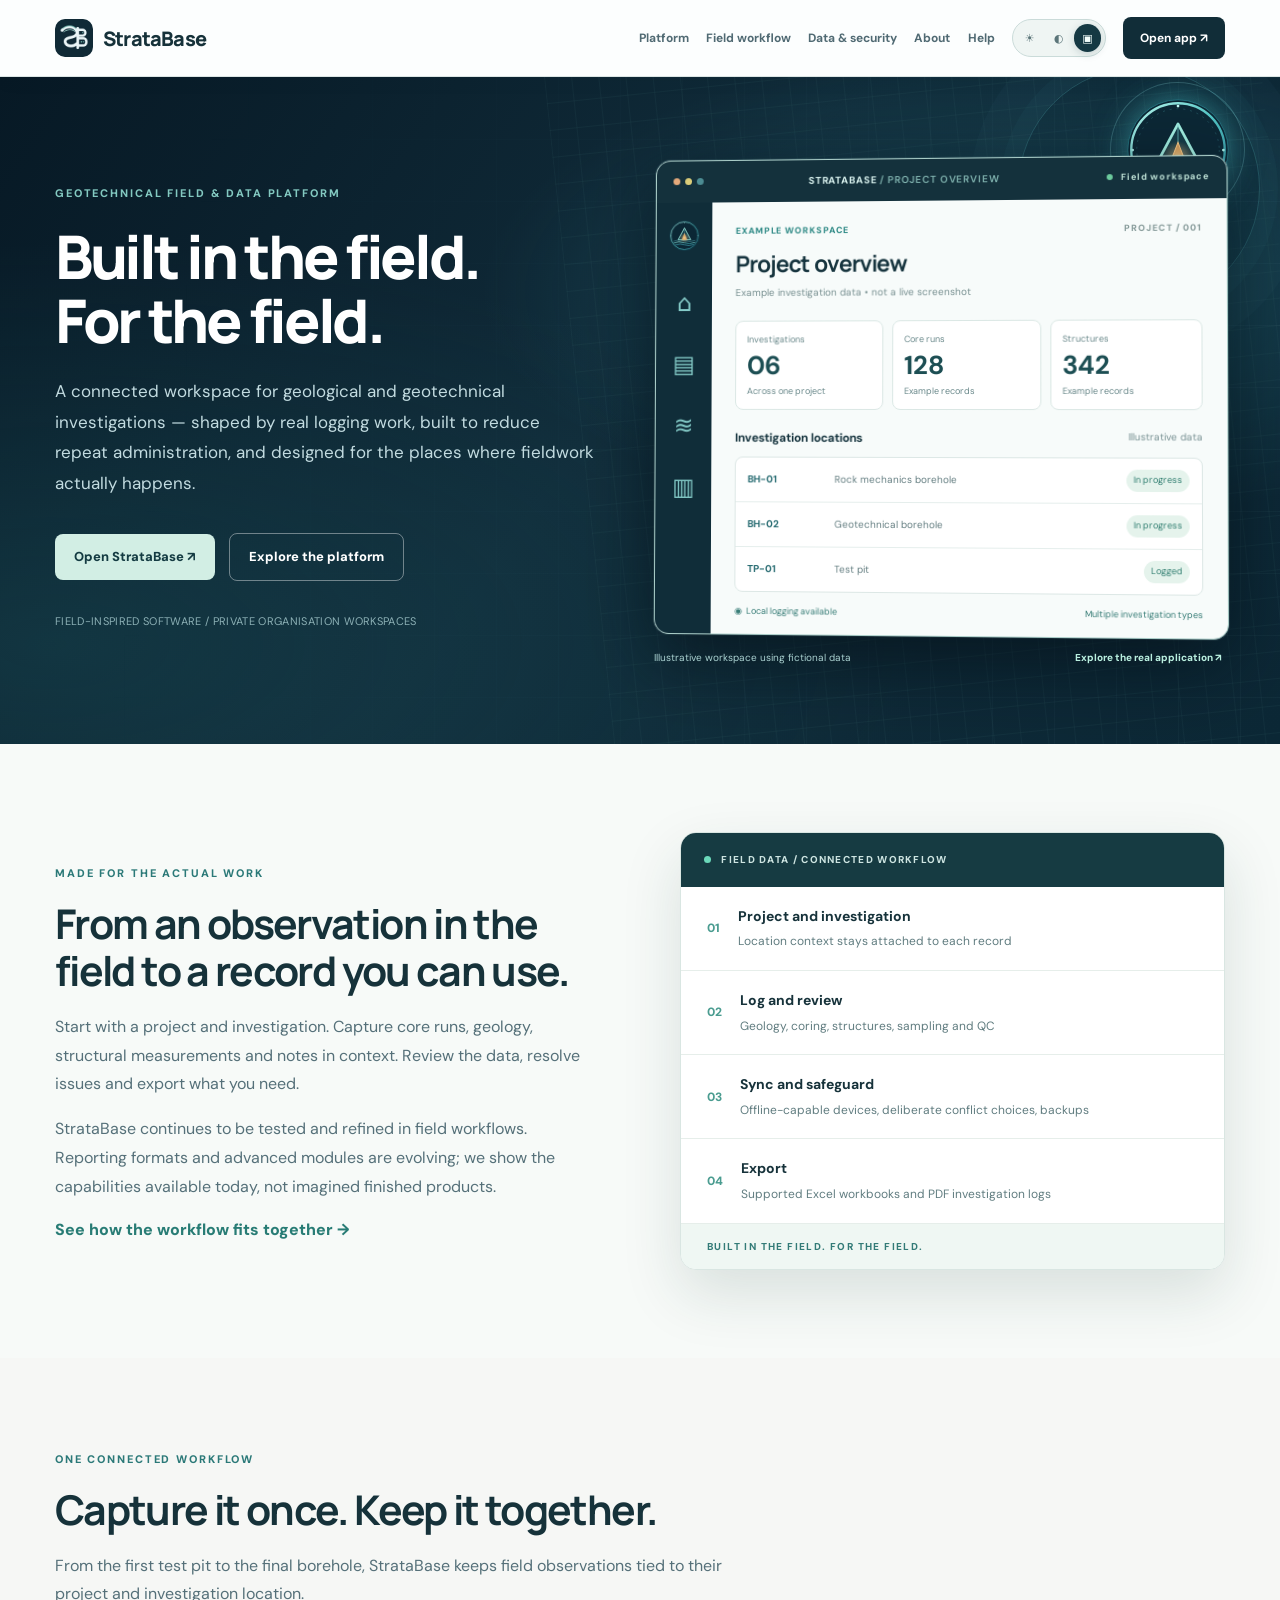
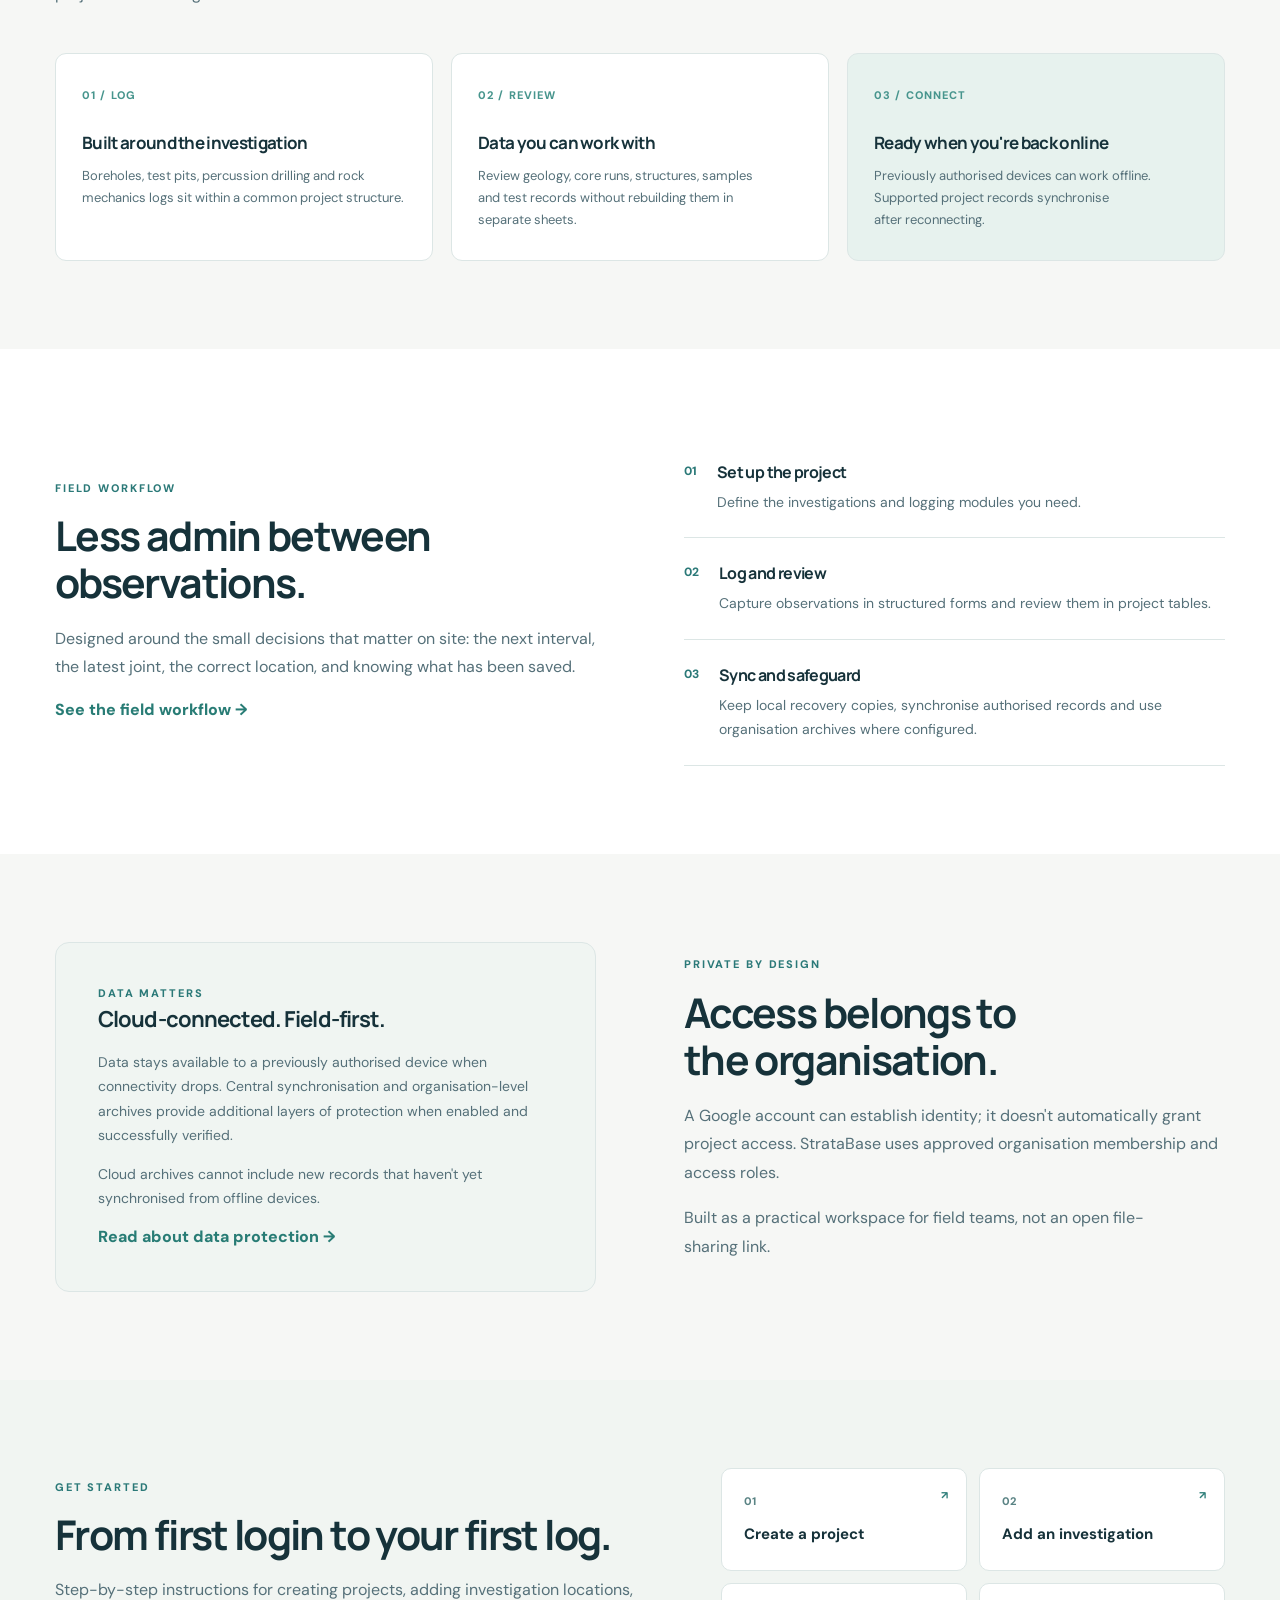
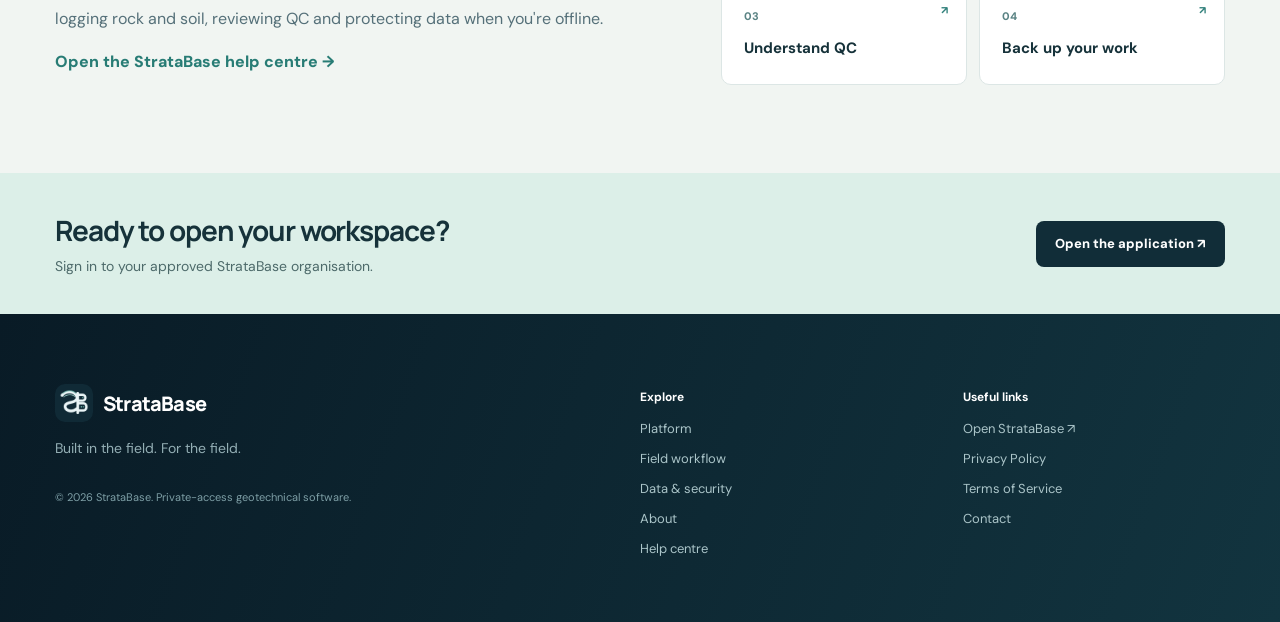
<file: index.html>
<!DOCTYPE html>

<html lang="en"><head><script>try{const t=localStorage.getItem("sb-website-theme")||"system";document.documentElement.dataset.theme=t;}catch(e){document.documentElement.dataset.theme="system"}</script><meta charset="utf-8"/><meta content="width=device-width,initial-scale=1" name="viewport"/><meta content="#112c36" name="theme-color"/><meta content="StrataBase is a private-access geotechnical field logging and project data platform built around on-site workflows." name="description"/><title>Geotechnical field and data platform | StrataBase</title><link href="/stratabase-icon-192.png" rel="icon"/><link href="/site.css" rel="stylesheet"/><script defer="True" src="/site.js"></script></head><body><header class="site-header"><div class="frame nav-inner"><a class="wordmark" href="/"><img alt="" src="/stratabase-icon-192.png"/><span>StrataBase</span></a><button aria-controls="site-menu" aria-expanded="false" class="nav-toggle" onclick="const n=document.getElementById('site-menu');const o=n.classList.toggle('open');this.setAttribute('aria-expanded',o)">Menu <span aria-hidden="true">☰</span></button><nav aria-label="Main navigation" class="site-menu" id="site-menu"><a href="/platform/">Platform</a><a href="/workflow/">Field workflow</a><a href="/security/">Data &amp; security</a><a href="/about/">About</a><a href="/help/">Help</a><div aria-label="Website appearance" class="theme-control" role="group"><span class="theme-control-title">APPEARANCE</span><button aria-label="Use light theme" data-sb-theme="light" title="Light theme" type="button">☀ <span>Light</span></button><button aria-label="Use Core Mode dark theme" data-sb-theme="dark" title="Core Mode" type="button">◐ <span>Core</span></button><button aria-label="Follow device appearance" data-sb-theme="system" title="System theme" type="button">▣ <span>Auto</span></button></div><a class="app-link" href="https://app.stratabase.co.za/">Open app <span aria-hidden="true">↗</span></a></nav></div></header><main><section class="hero"><div class="frame hero-grid"><div class="hero-copy"><div class="eyebrow light">Geotechnical field &amp; data platform</div><h1>Built in the field.<br/>For the field.</h1><p>A connected workspace for geological and geotechnical investigations — shaped by real logging work, built to reduce repeat administration, and designed for the places where fieldwork actually happens.</p><div class="btn-row"><a class="btn btn-mint" href="https://app.stratabase.co.za/">Open StrataBase ↗</a><a class="btn btn-outline" href="/platform/">Explore the platform</a></div><div class="small-note">FIELD-INSPIRED SOFTWARE  /  PRIVATE ORGANISATION WORKSPACES</div></div><div class="core-visual"><div aria-hidden="true" class="visual-grid"></div><div aria-hidden="true" class="hero-core-halo"><img alt="" src="/stratabase-core.svg"/></div>
<div aria-label="Illustrative StrataBase project dashboard with fictional demonstration data" class="demo-window">
<div class="demo-window-bar"><span aria-hidden="true" class="demo-window-dots"><i></i><i></i><i></i></span><span>STRATABASE <b> / PROJECT OVERVIEW</b></span><span class="demo-online"><i></i> Field workspace</span></div>
<div class="demo-window-main"><aside aria-hidden="true" class="demo-rail"><img alt="" src="/stratabase-core.svg"/><span>⌂</span><span>▤</span><span>≋</span><span>▥</span></aside><div class="demo-content"><div class="demo-kicker">EXAMPLE WORKSPACE <span>PROJECT / 001</span></div><h2>Project overview</h2><p>Example investigation data • not a live screenshot</p>
<div class="demo-metrics"><div><small>Investigations</small><strong>06</strong><span>Across one project</span></div><div><small>Core runs</small><strong>128</strong><span>Example records</span></div><div><small>Structures</small><strong>342</strong><span>Example records</span></div></div>
<div class="demo-table-head"><strong>Investigation locations</strong><small>Illustrative data</small></div><div class="demo-table"><div><b>BH-01</b><span>Rock mechanics borehole</span><em>In progress</em></div><div><b>BH-02</b><span>Geotechnical borehole</span><em>In progress</em></div><div><b>TP-01</b><span>Test pit</span><em>Logged</em></div></div>
<div class="demo-bottom"><span>◉  Local logging available</span><span>Multiple investigation types</span></div>
</div></div></div>
<div class="demo-caption"><span>Illustrative workspace using fictional data</span><a href="https://app.stratabase.co.za/">Explore the real application ↗</a></div></div></div></section><section class="section proof-section" id="in-practice"><div class="frame proof-grid"><div><span class="eyebrow">Made for the actual work</span><h2 class="section-title">From an observation in the field to a record you can use.</h2><p class="lede">Start with a project and investigation. Capture core runs, geology, structural measurements and notes in context. Review the data, resolve issues and export what you need.</p><p class="lede">StrataBase continues to be tested and refined in field workflows. Reporting formats and advanced modules are evolving; we show the capabilities available today, not imagined finished products.</p><a class="inline-link" href="/workflow/">See how the workflow fits together →</a></div><div class="proof-panel"><div class="proof-top"><span class="proof-dot"></span> FIELD DATA / CONNECTED WORKFLOW</div><div class="proof-row"><span class="proof-num">01</span><div><b>Project and investigation</b><small>Location context stays attached to each record</small></div></div><div class="proof-row"><span class="proof-num">02</span><div><b>Log and review</b><small>Geology, coring, structures, sampling and QC</small></div></div><div class="proof-row"><span class="proof-num">03</span><div><b>Sync and safeguard</b><small>Offline-capable devices, deliberate conflict choices, backups</small></div></div><div class="proof-row"><span class="proof-num">04</span><div><b>Export</b><small>Supported Excel workbooks and PDF investigation logs</small></div></div><div class="proof-foot">BUILT IN THE FIELD. FOR THE FIELD.</div></div></div></section>
<section class="section"><div class="frame"><span class="eyebrow">One connected workflow</span><h2 class="section-title">Capture it once. Keep it together.</h2><p class="lede">From the first test pit to the final borehole, StrataBase keeps field observations tied to their project and investigation location.</p><div class="trio"><article class="feature"><span class="number">01 / LOG</span><h3>Built around the investigation</h3><p>Boreholes, test pits, percussion drilling and rock mechanics logs sit within a common project structure.</p></article><article class="feature"><span class="number">02 / REVIEW</span><h3>Data you can work with</h3><p>Review geology, core runs, structures, samples and test records without rebuilding them in separate sheets.</p></article><article class="feature accent"><span class="number">03 / CONNECT</span><h3>Ready when you're back online</h3><p>Previously authorised devices can work offline. Supported project records synchronise after reconnecting.</p></article></div></div></section>
<section class="section paper"><div class="frame split"><div><div class="eyebrow">Field workflow</div><h2 class="section-title">Less admin between observations.</h2><p class="lede">Designed around the small decisions that matter on site: the next interval, the latest joint, the correct location, and knowing what has been saved.</p><a class="inline-link" href="/workflow/">See the field workflow →</a></div><div class="steps"><div class="step"><div><h3>Set up the project</h3><p>Define the investigations and logging modules you need.</p></div></div><div class="step"><div><h3>Log and review</h3><p>Capture observations in structured forms and review them in project tables.</p></div></div><div class="step"><div><h3>Sync and safeguard</h3><p>Keep local recovery copies, synchronise authorised records and use organisation archives where configured.</p></div></div></div></div></section>
<section class="section"><div class="frame split"><div class="quiet-panel"><div class="eyebrow">Data matters</div><h3>Cloud-connected. Field-first.</h3><p>Data stays available to a previously authorised device when connectivity drops. Central synchronisation and organisation-level archives provide additional layers of protection when enabled and successfully verified.</p><p>Cloud archives cannot include new records that haven't yet synchronised from offline devices.</p><a class="inline-link" href="/security/">Read about data protection →</a></div><div><div class="eyebrow">Private by design</div><h2 class="section-title">Access belongs to the organisation.</h2><p class="lede">A Google account can establish identity; it doesn't automatically grant project access. StrataBase uses approved organisation membership and access roles.</p><p class="lede">Built as a practical workspace for field teams, not an open file-sharing link.</p></div></div></section>
<section class="section help-feature"><div class="frame help-feature-grid"><div><div class="eyebrow">Get started</div><h2 class="section-title">From first login to your first log.</h2><p class="lede">Step-by-step instructions for creating projects, adding investigation locations, logging rock and soil, reviewing QC and protecting data when you're offline.</p><a class="inline-link" href="/help/">Open the StrataBase help centre →</a></div><div class="help-feature-list"><a href="/help/#create-project">01 <b>Create a project</b> <span>↗</span></a><a href="/help/#add-location">02 <b>Add an investigation</b> <span>↗</span></a><a href="/help/#qc-review">03 <b>Understand QC</b> <span>↗</span></a><a href="/help/#backup-recovery">04 <b>Back up your work</b> <span>↗</span></a></div></div></section>
<section class="banner"><div class="frame banner-grid"><div><h2>Ready to open your workspace?</h2><p>Sign in to your approved StrataBase organisation.</p></div><a class="btn btn-dark" href="https://app.stratabase.co.za/">Open the application ↗</a></div></section></main><footer class="site-footer"><div class="frame footer-grid"><div><a class="wordmark" href="/"><img alt="" src="/stratabase-icon-192.png"/><span>StrataBase</span></a><p>Built in the field. For the field.</p><small>© 2026 StrataBase. Private-access geotechnical software.</small></div><div><strong>Explore</strong><a href="/platform/">Platform</a><a href="/workflow/">Field workflow</a><a href="/security/">Data &amp; security</a><a href="/about/">About</a><a href="/help/">Help centre</a></div><div><strong>Useful links</strong><a href="https://app.stratabase.co.za/">Open StrataBase ↗</a><a href="/privacy/">Privacy Policy</a><a href="/terms/">Terms of Service</a><a href="mailto:stratabase.dev@gmail.com">Contact</a></div></div></footer></body></html>
</file>
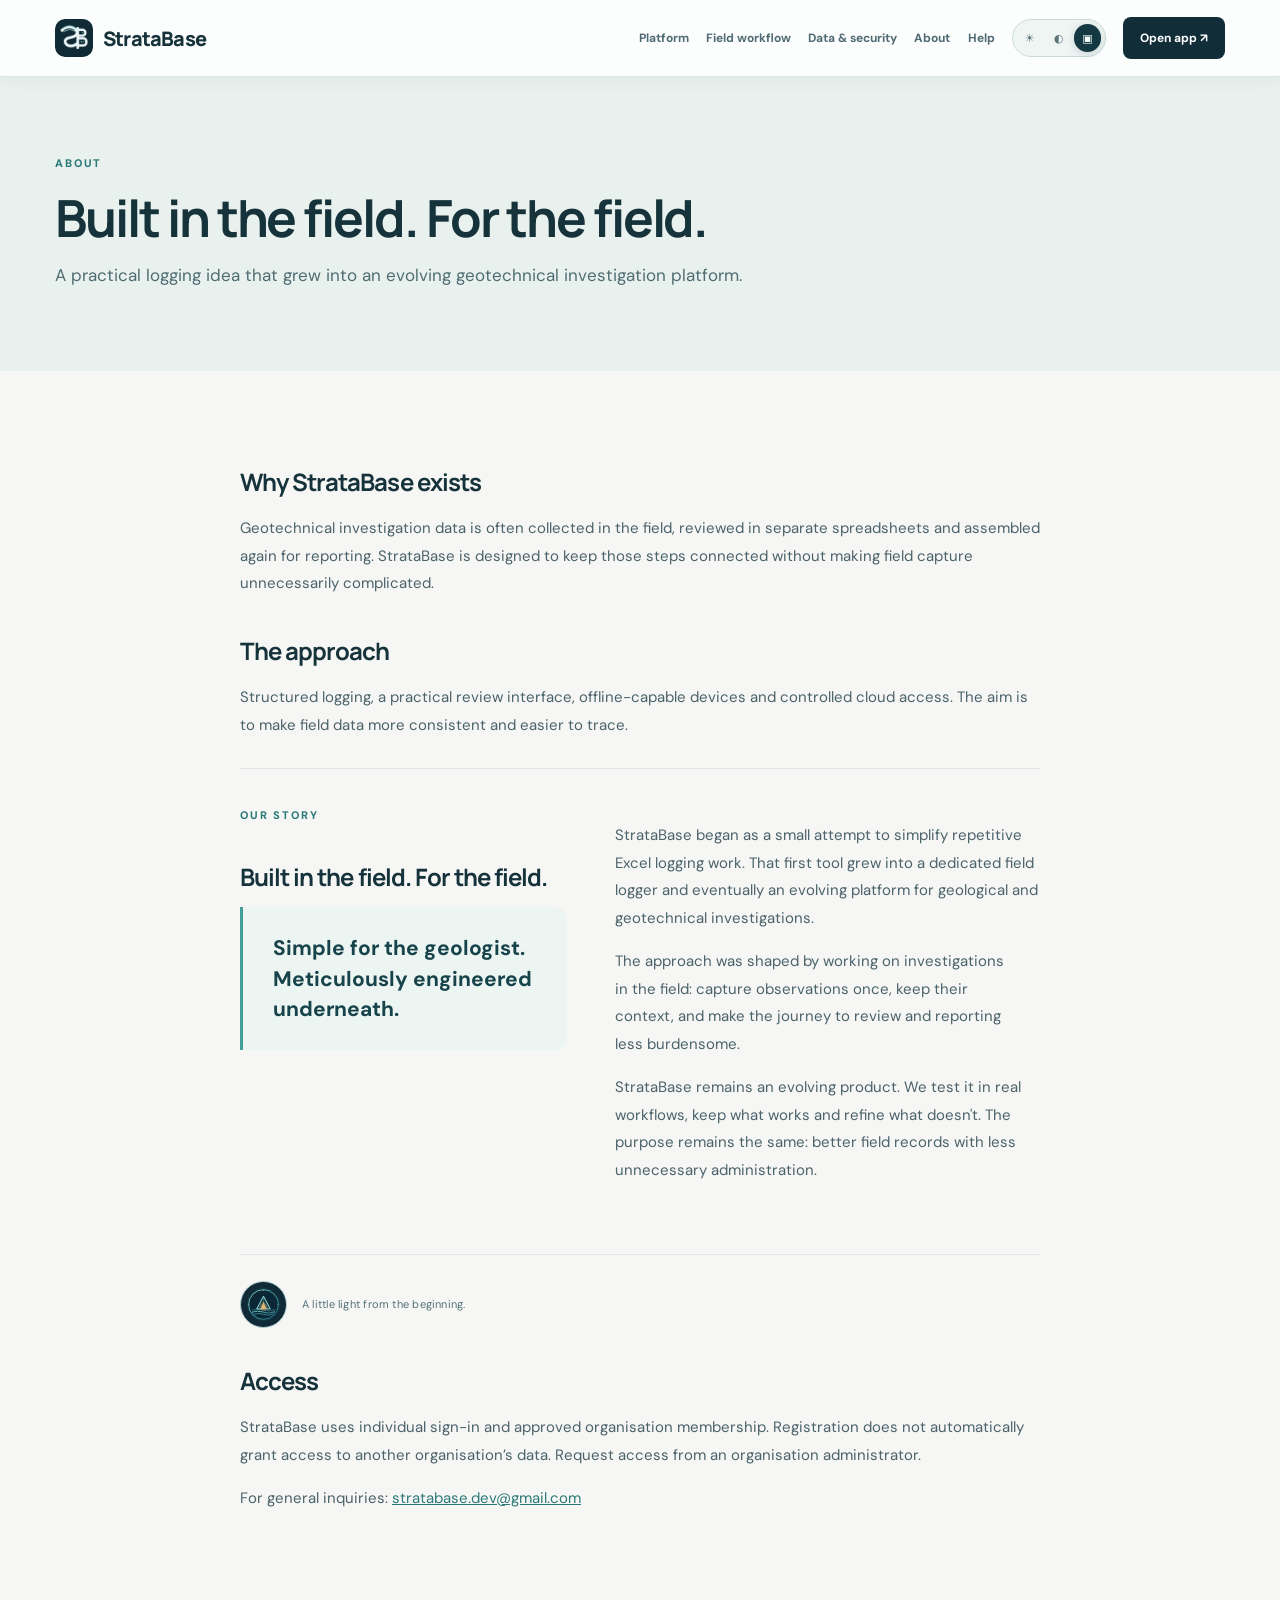
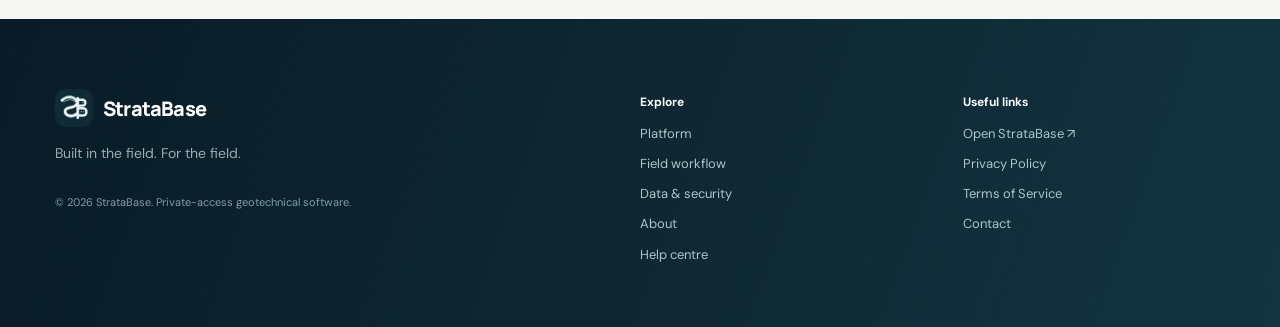
<file: about/index.html>
<!DOCTYPE html>

<html lang="en"><head><script>try{const t=localStorage.getItem("sb-website-theme")||"system";document.documentElement.dataset.theme=t;}catch(e){document.documentElement.dataset.theme="system"}</script><meta charset="utf-8"/><meta content="width=device-width,initial-scale=1" name="viewport"/><meta content="#112c36" name="theme-color"/><meta content="About the StrataBase geotechnical field data and investigation logging application." name="description"/><title>About StrataBase | StrataBase</title><link href="/stratabase-icon-192.png" rel="icon"/><link href="/site.css" rel="stylesheet"/><script defer="True" src="/site.js"></script></head><body><header class="site-header"><div class="frame nav-inner"><a class="wordmark" href="/"><img alt="" src="/stratabase-icon-192.png"/><span>StrataBase</span></a><button aria-controls="site-menu" aria-expanded="false" class="nav-toggle" onclick="const n=document.getElementById('site-menu');const o=n.classList.toggle('open');this.setAttribute('aria-expanded',o)">Menu <span aria-hidden="true">☰</span></button><nav aria-label="Main navigation" class="site-menu" id="site-menu"><a href="/platform/">Platform</a><a href="/workflow/">Field workflow</a><a href="/security/">Data &amp; security</a><a aria-current="page" href="/about/">About</a><a href="/help/">Help</a><div aria-label="Website appearance" class="theme-control" role="group"><span class="theme-control-title">APPEARANCE</span><button aria-label="Use light theme" data-sb-theme="light" title="Light theme" type="button">☀ <span>Light</span></button><button aria-label="Use Core Mode dark theme" data-sb-theme="dark" title="Core Mode" type="button">◐ <span>Core</span></button><button aria-label="Follow device appearance" data-sb-theme="system" title="System theme" type="button">▣ <span>Auto</span></button></div><a class="app-link" href="https://app.stratabase.co.za/">Open app <span aria-hidden="true">↗</span></a></nav></div></header><main><section class="page-intro"><div class="frame"><div class="eyebrow">About</div><h1>Built in the field. For the field.</h1><p>A practical logging idea that grew into an evolving geotechnical investigation platform.</p></div></section><article class="frame article"><h2>Why StrataBase exists</h2><p>Geotechnical investigation data is often collected in the field, reviewed in separate spreadsheets and assembled again for reporting. StrataBase is designed to keep those steps connected without making field capture unnecessarily complicated.</p><h2>The approach</h2><p>Structured logging, a practical review interface, offline-capable devices and controlled cloud access. The aim is to make field data more consistent and easier to trace.</p><section aria-labelledby="sb-story-heading" class="sb-story-section"><div><div class="eyebrow">Our story</div><h2 id="sb-story-heading">Built in the field. For the field.</h2><blockquote>Simple for the geologist. Meticulously engineered underneath.</blockquote></div><div><p>StrataBase began as a small attempt to simplify repetitive Excel logging work. That first tool grew into a dedicated field logger and eventually an evolving platform for geological and geotechnical investigations.</p><p>The approach was shaped by working on investigations in the field: capture observations once, keep their context, and make the journey to review and reporting less burdensome.</p><p>StrataBase remains an evolving product. We test it in real workflows, keep what works and refine what doesn't. The purpose remains the same: better field records with less unnecessary administration.</p></div></section>
<div class="sb-egg-wrap"><button aria-label="Discover the story behind the StrataBase Core" class="sb-egg-trigger" onclick="document.getElementById('sb_core_story').showModal()" type="button"><img alt="" src="/stratabase-core.svg"/></button><span class="sb-egg-hint">A little light from the beginning.</span></div>
<dialog aria-labelledby="sb_story_title" class="sb-story-dialog" id="sb_core_story"><img alt="" class="sb-story-core" src="/stratabase-core.svg"/><p class="sb-story-key">Behind the Core</p><h2 id="sb_story_title">Every useful idea starts somewhere.</h2><p>Long before StrataBase had its own website, its earliest ideas were shaped by fieldwork and late evenings spent solving practical problems — sometimes from a tent at a remote site in Namibia.</p><p>The Core is our original symbol of that beginning: layers of experience brought together by persistence, curiosity and the drive to build something useful. It is a reminder that good work often begins quietly, far from a polished office.</p><p><strong>Built in the field. For the field.</strong></p><form method="dialog"><button autofocus="" class="sb-story-close">Close</button></form></dialog>
<h2>Access</h2><p>StrataBase uses individual sign-in and approved organisation membership. Registration does not automatically grant access to another organisation’s data. Request access from an organisation administrator.</p><p>For general inquiries: <a href="mailto:stratabase.dev@gmail.com">stratabase.dev@gmail.com</a></p></article></main><footer class="site-footer"><div class="frame footer-grid"><div><a class="wordmark" href="/"><img alt="" src="/stratabase-icon-192.png"/><span>StrataBase</span></a><p>Built in the field. For the field.</p><small>© 2026 StrataBase. Private-access geotechnical software.</small></div><div><strong>Explore</strong><a href="/platform/">Platform</a><a href="/workflow/">Field workflow</a><a href="/security/">Data &amp; security</a><a href="/about/">About</a><a href="/help/">Help centre</a></div><div><strong>Useful links</strong><a href="https://app.stratabase.co.za/">Open StrataBase ↗</a><a href="/privacy/">Privacy Policy</a><a href="/terms/">Terms of Service</a><a href="mailto:stratabase.dev@gmail.com">Contact</a></div></div></footer></body></html>
</file>
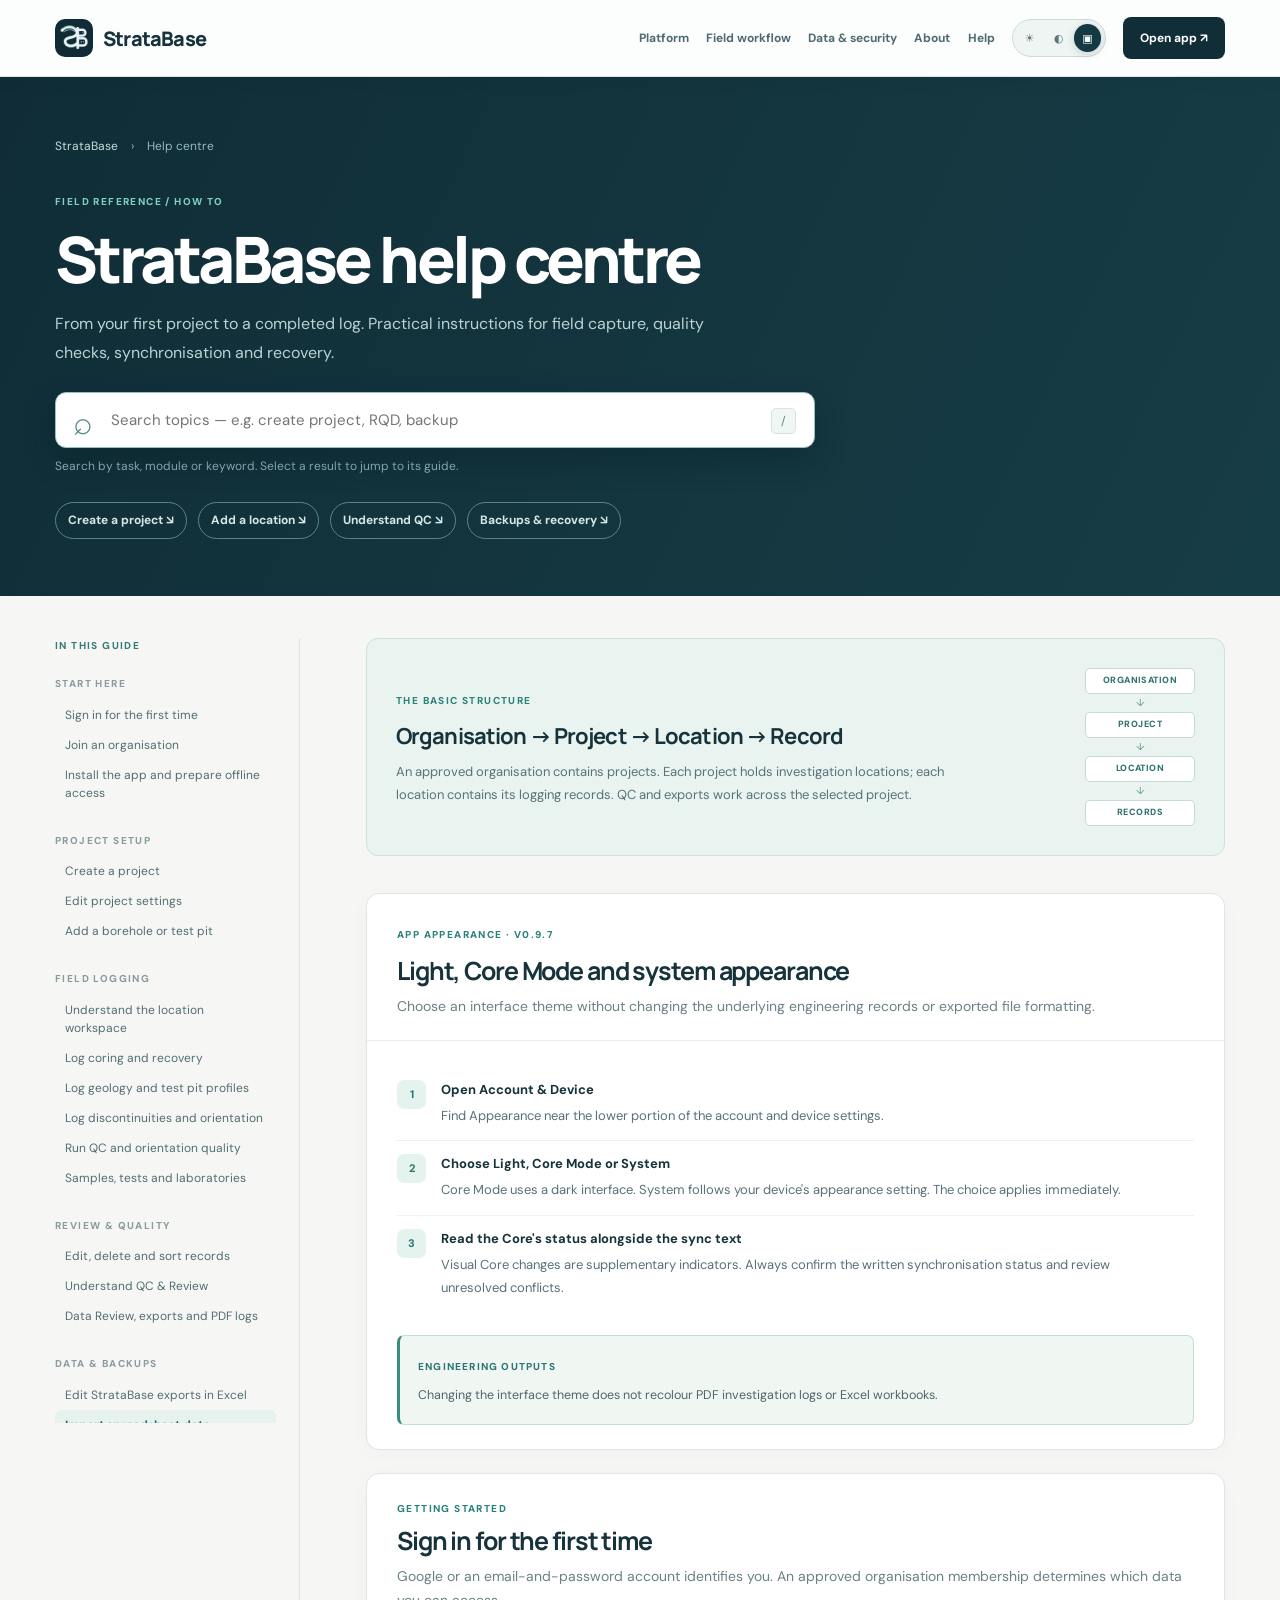
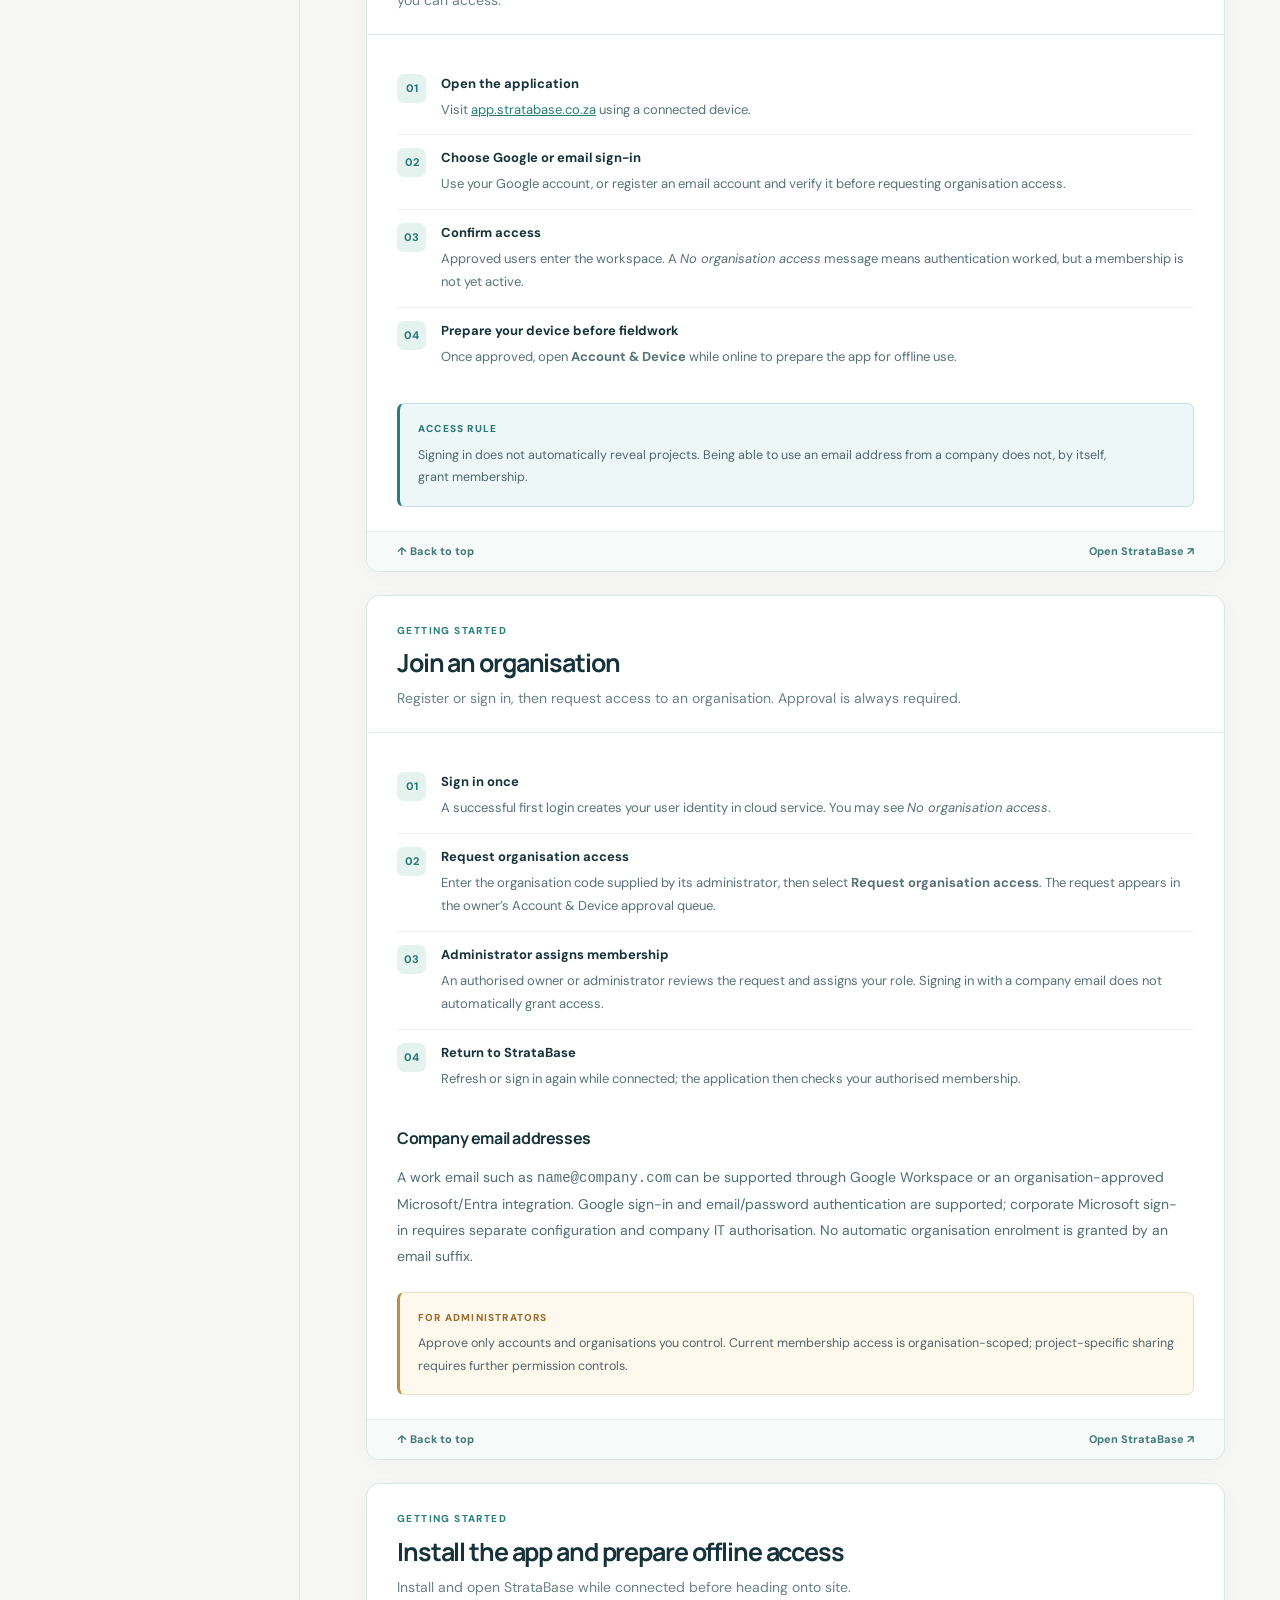
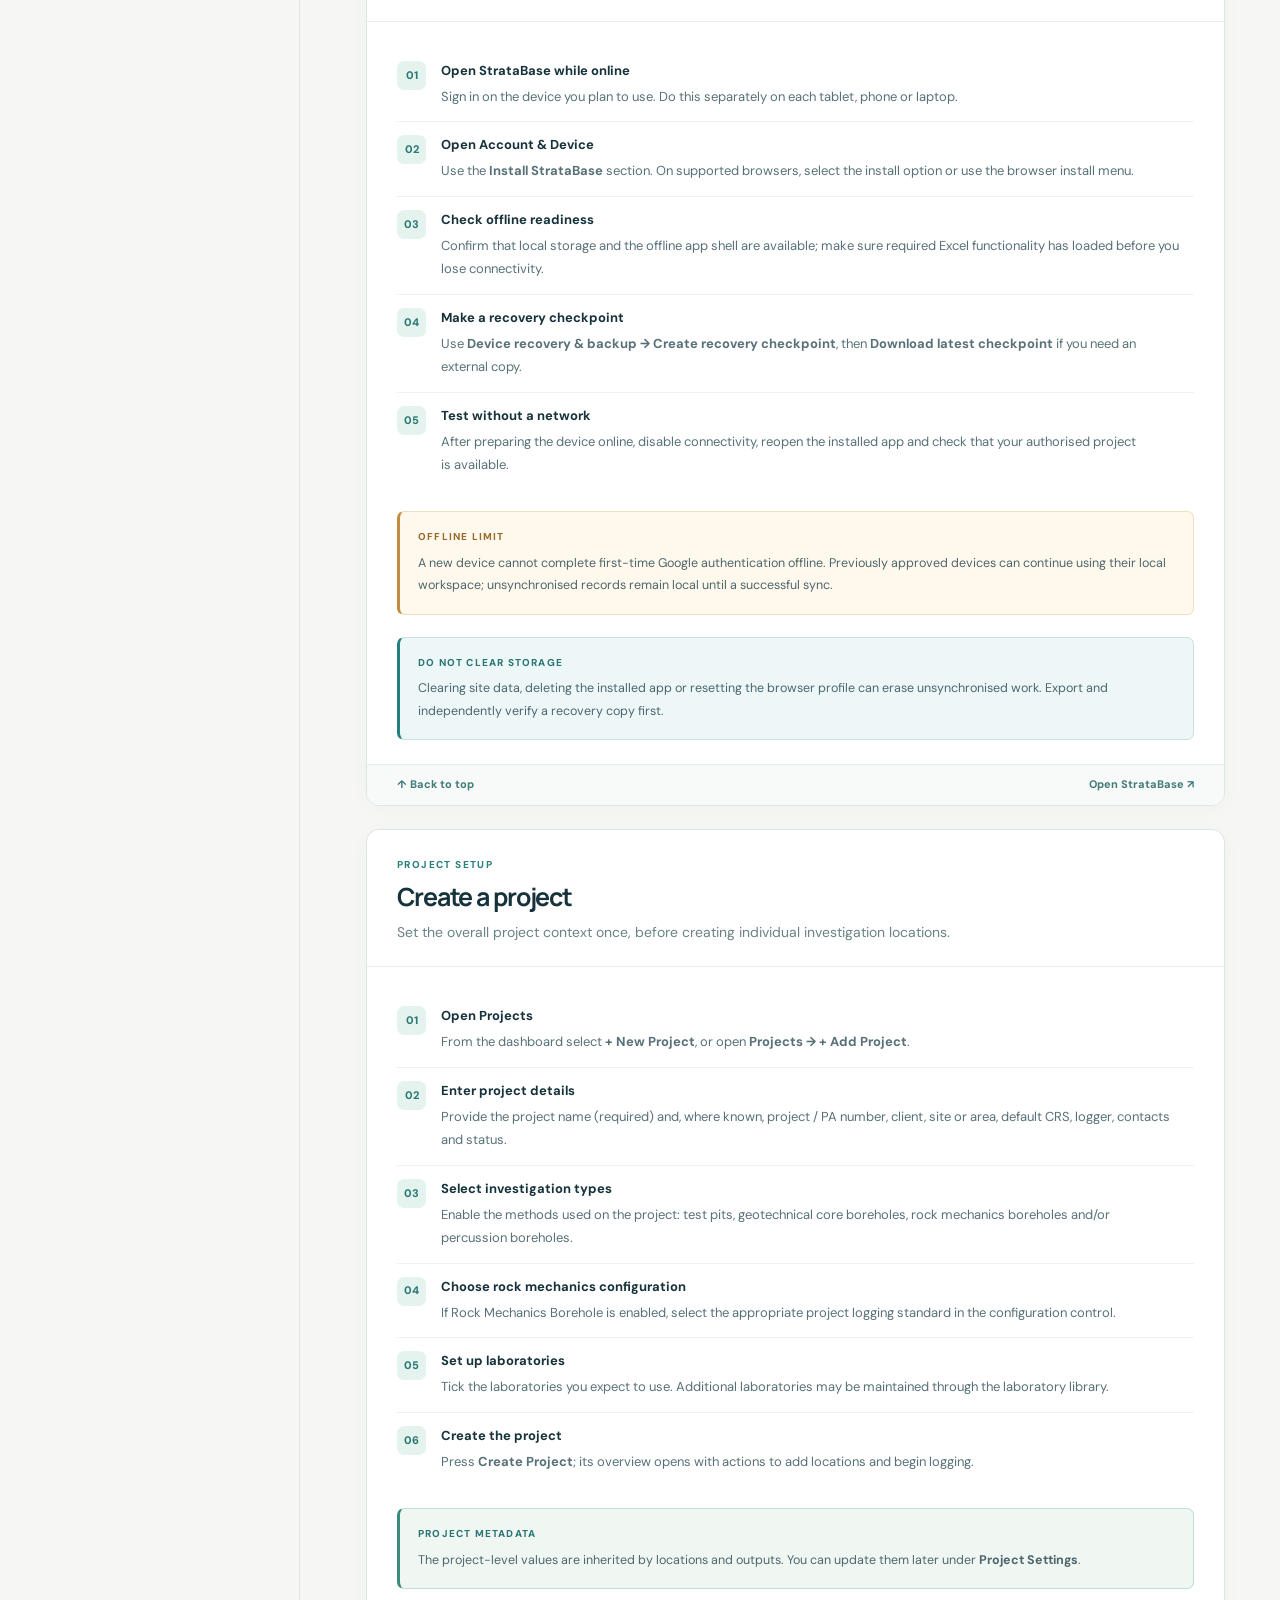
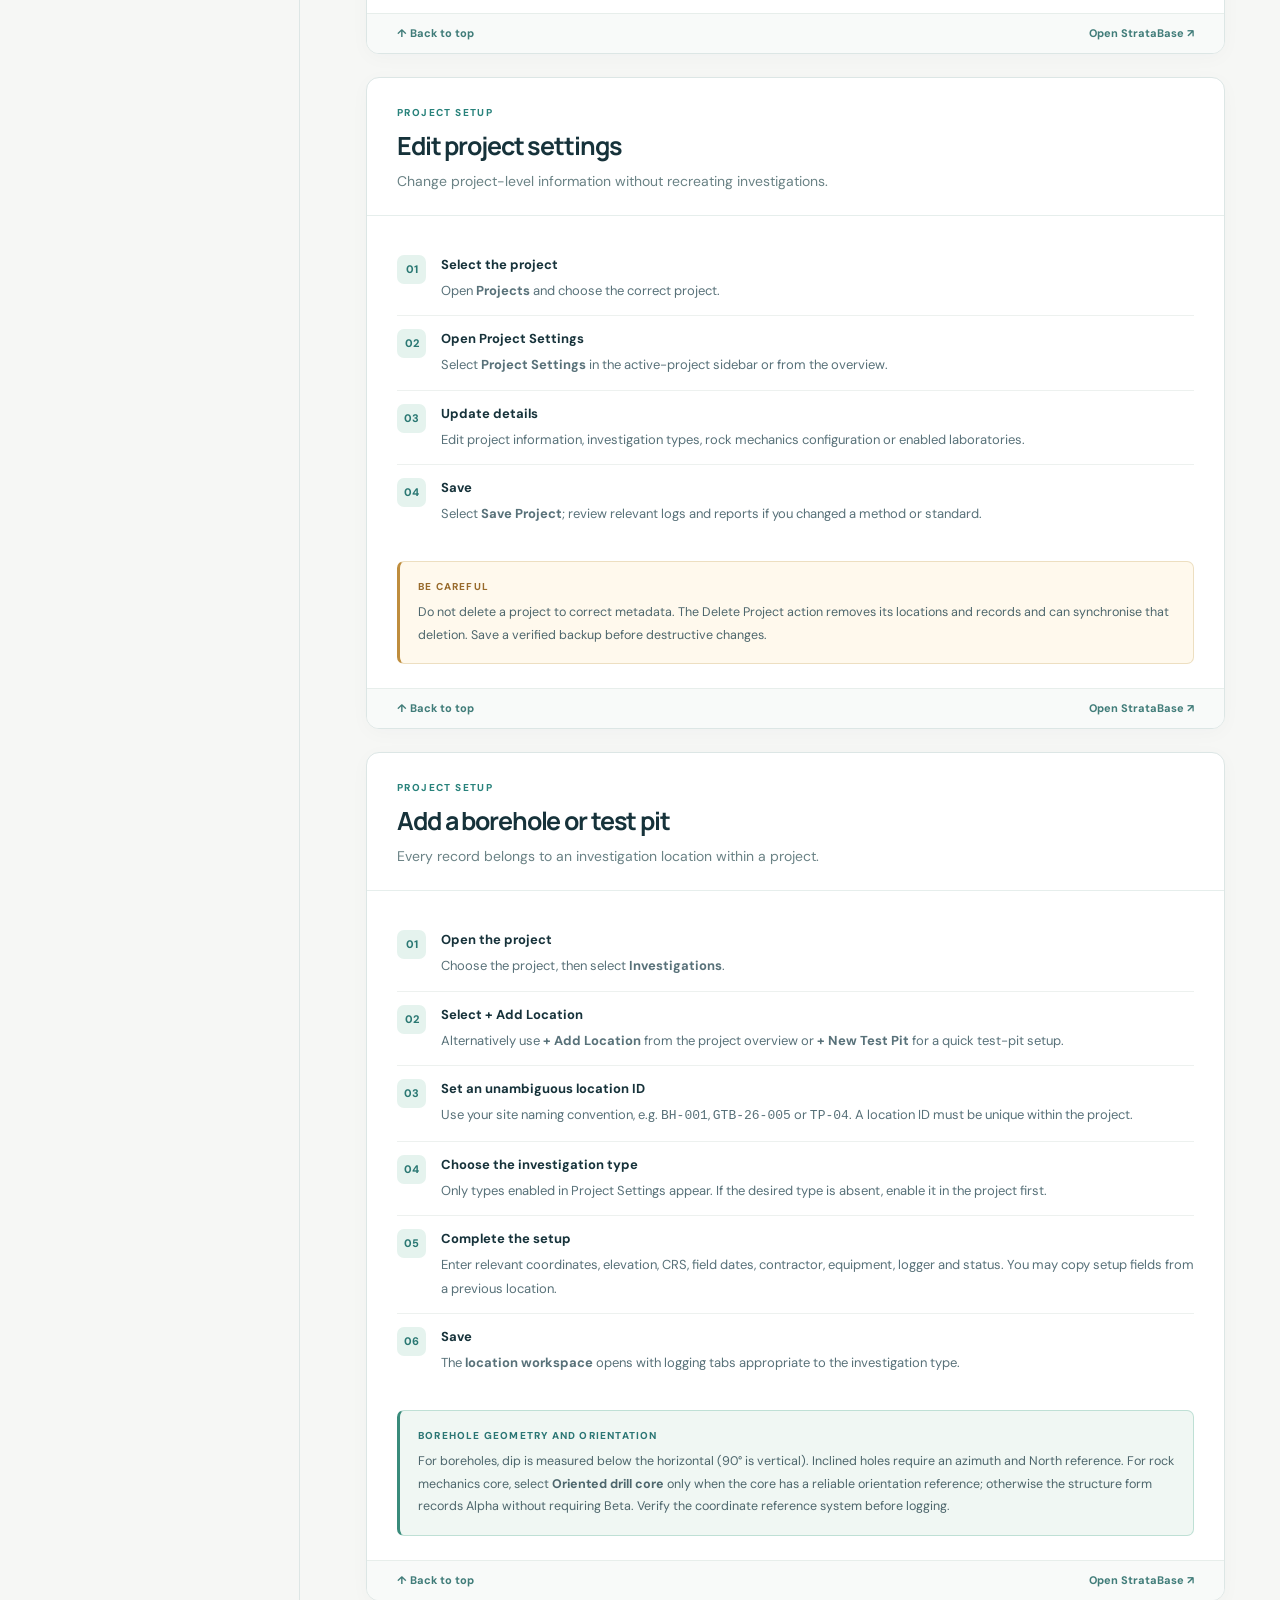
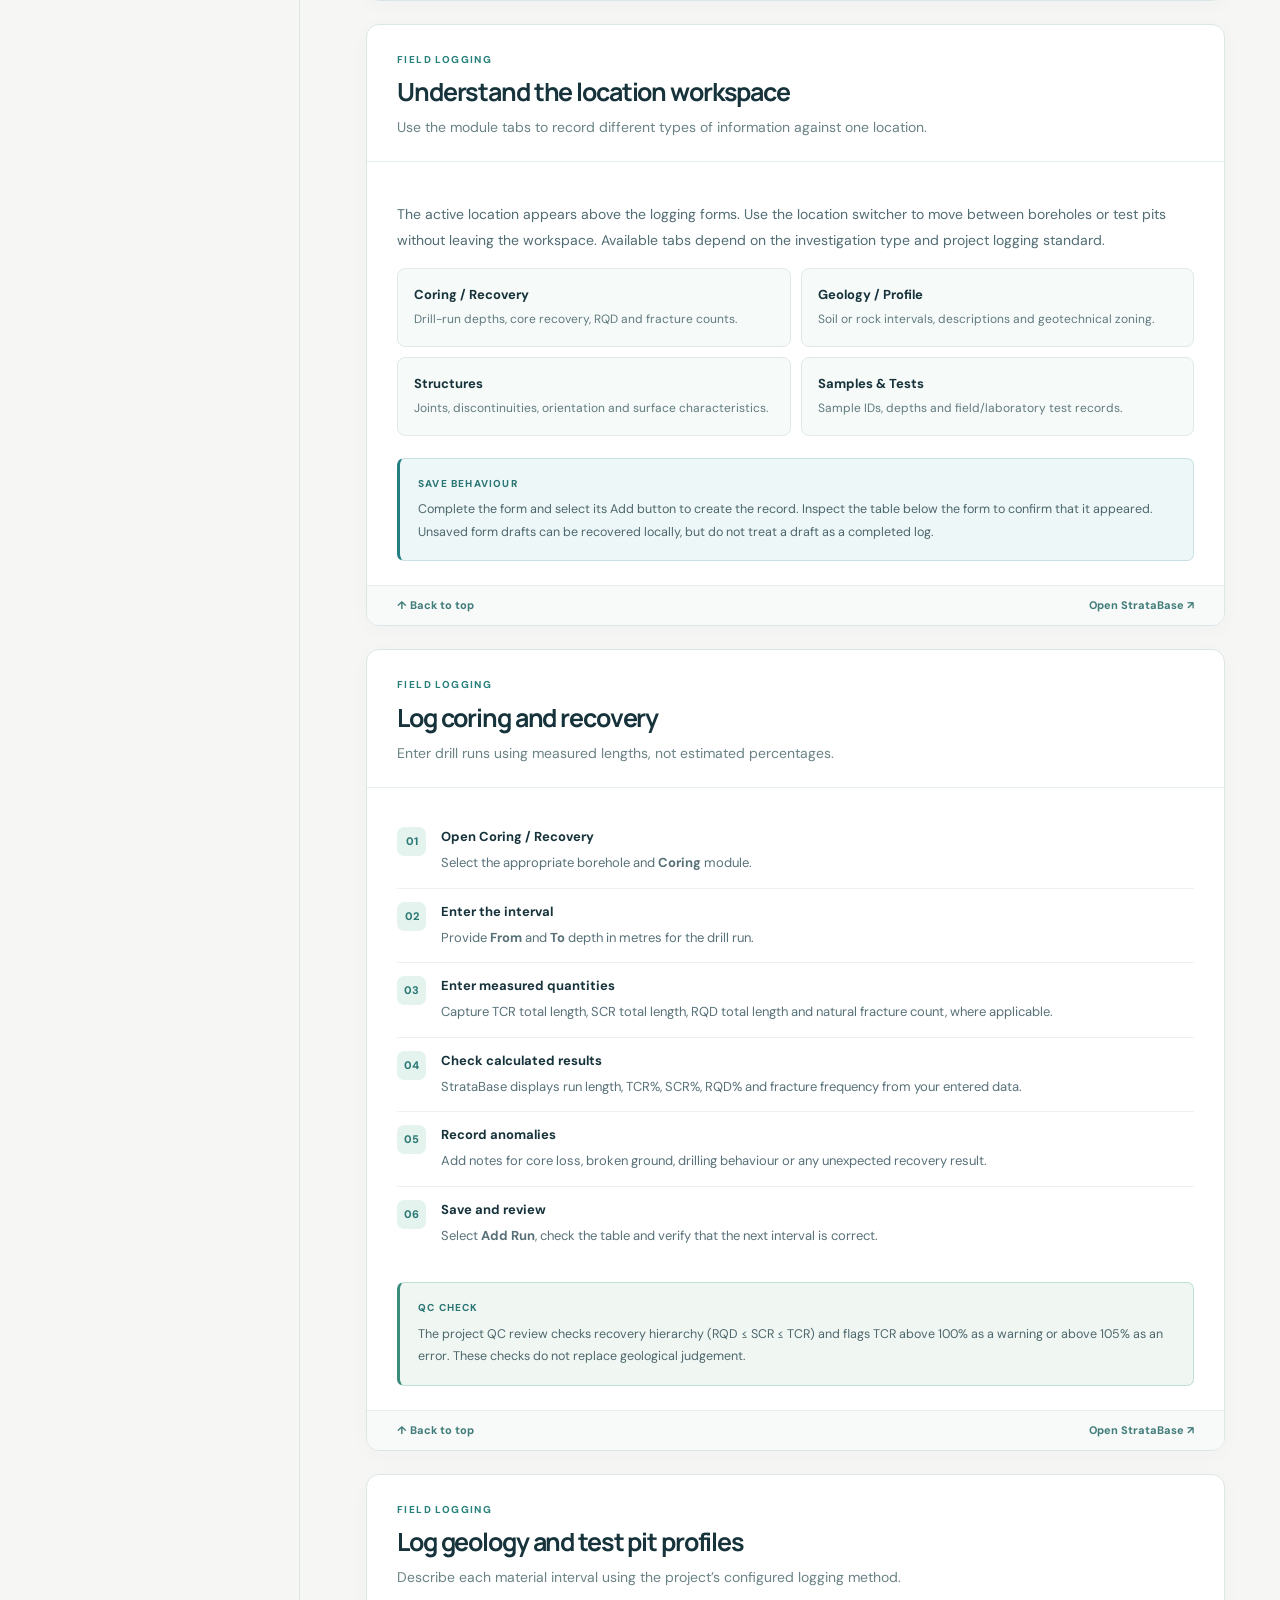
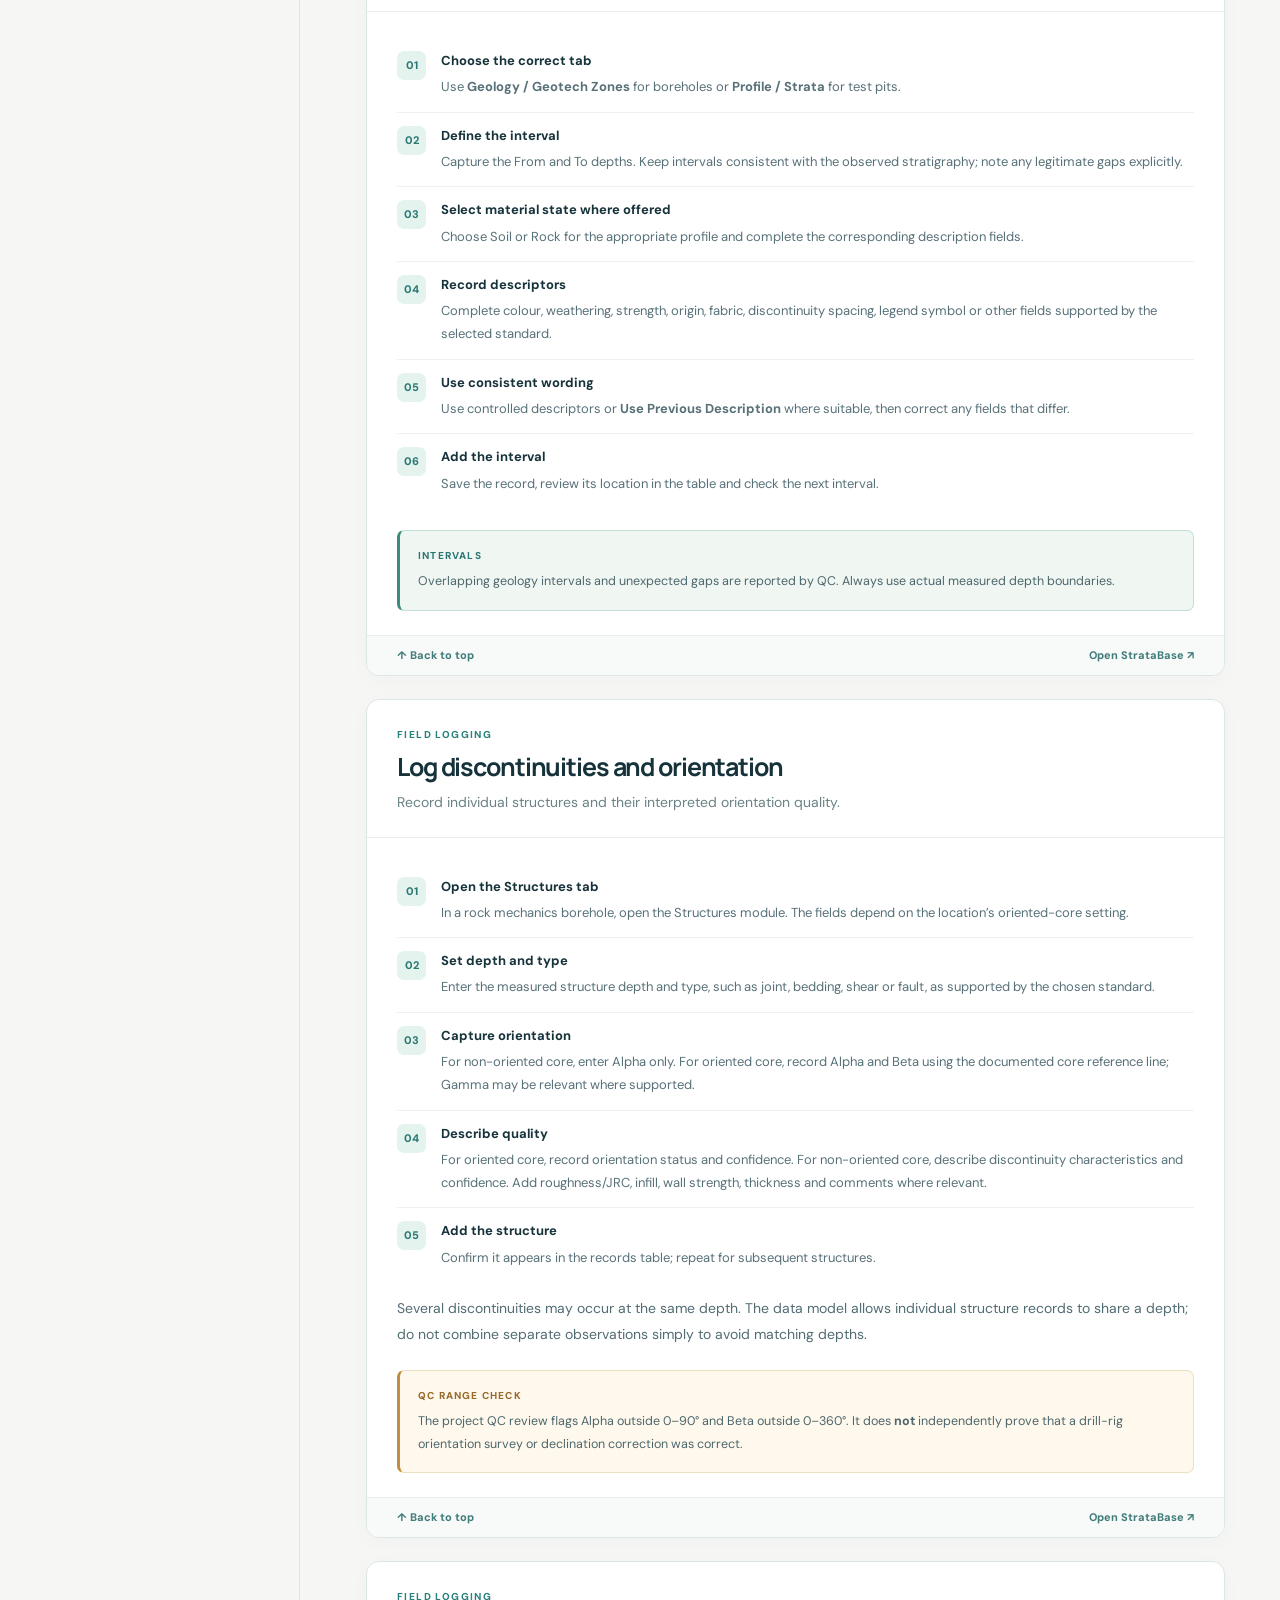
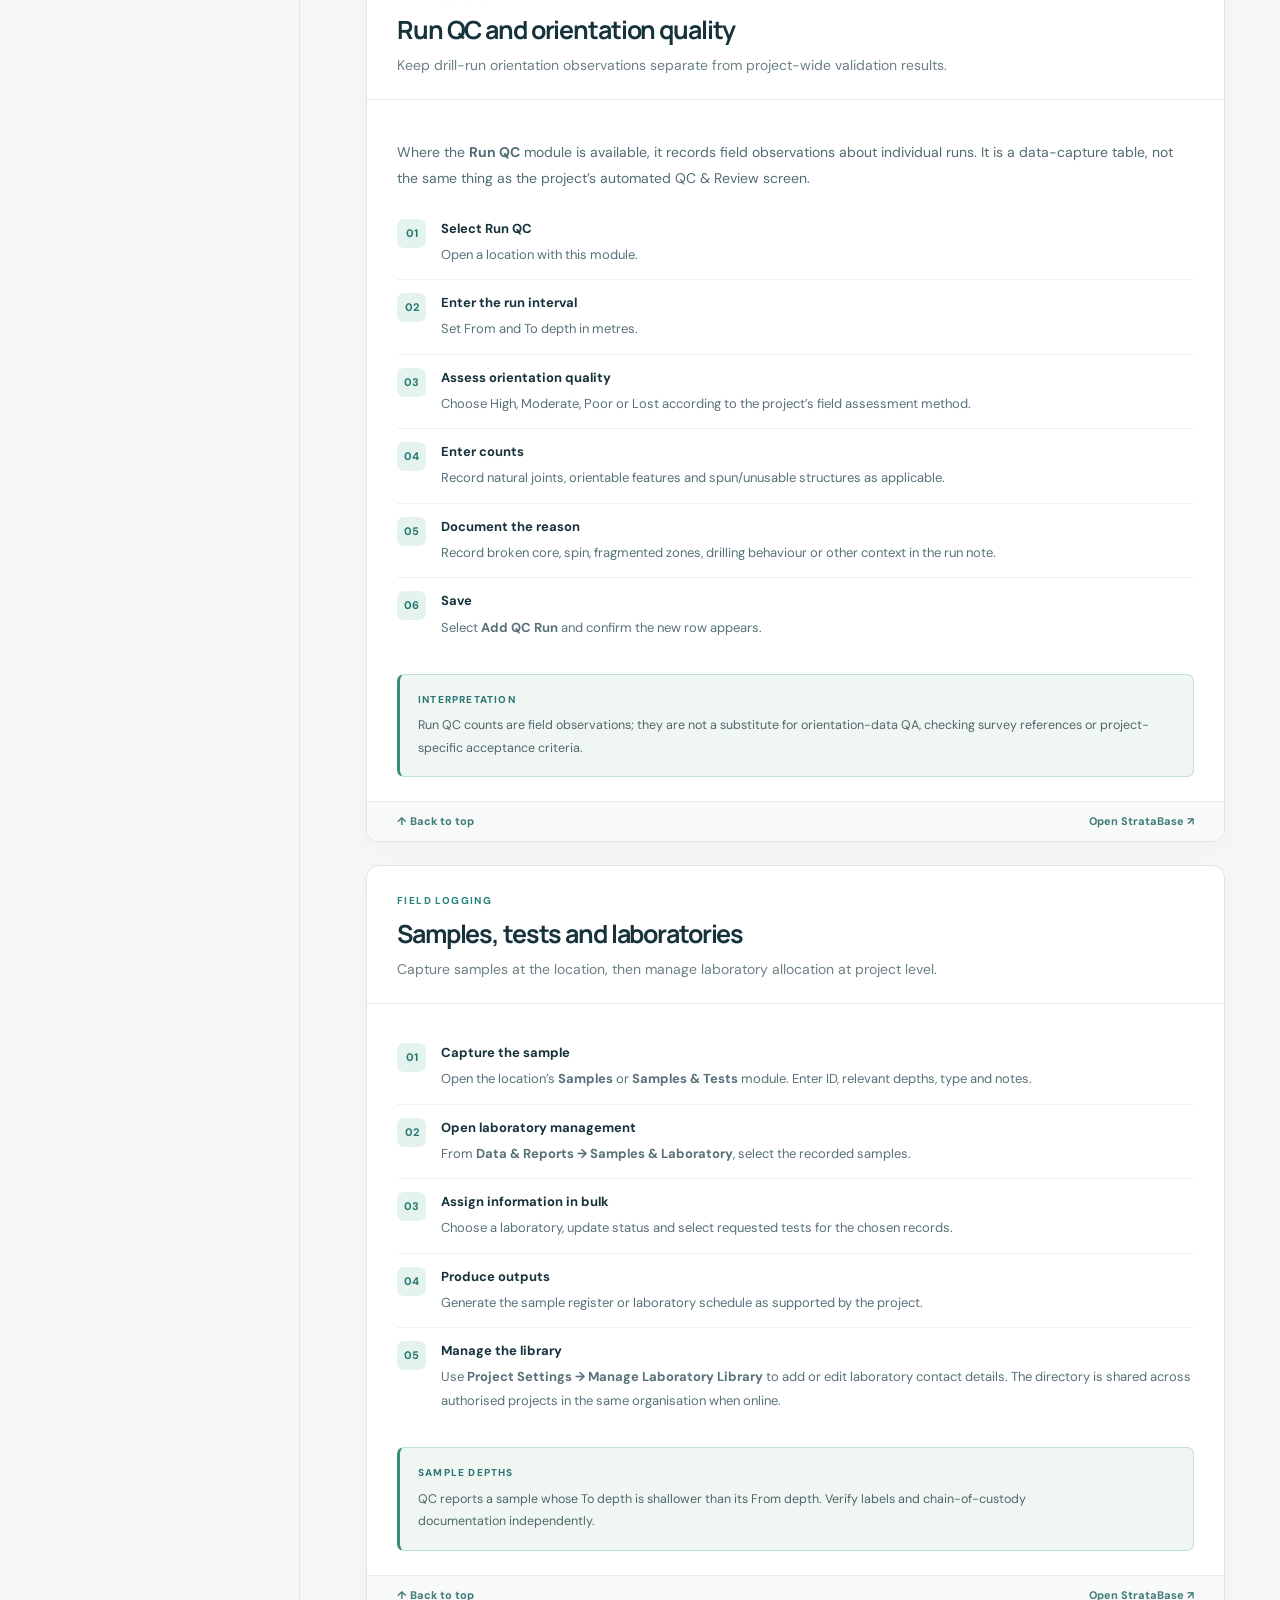
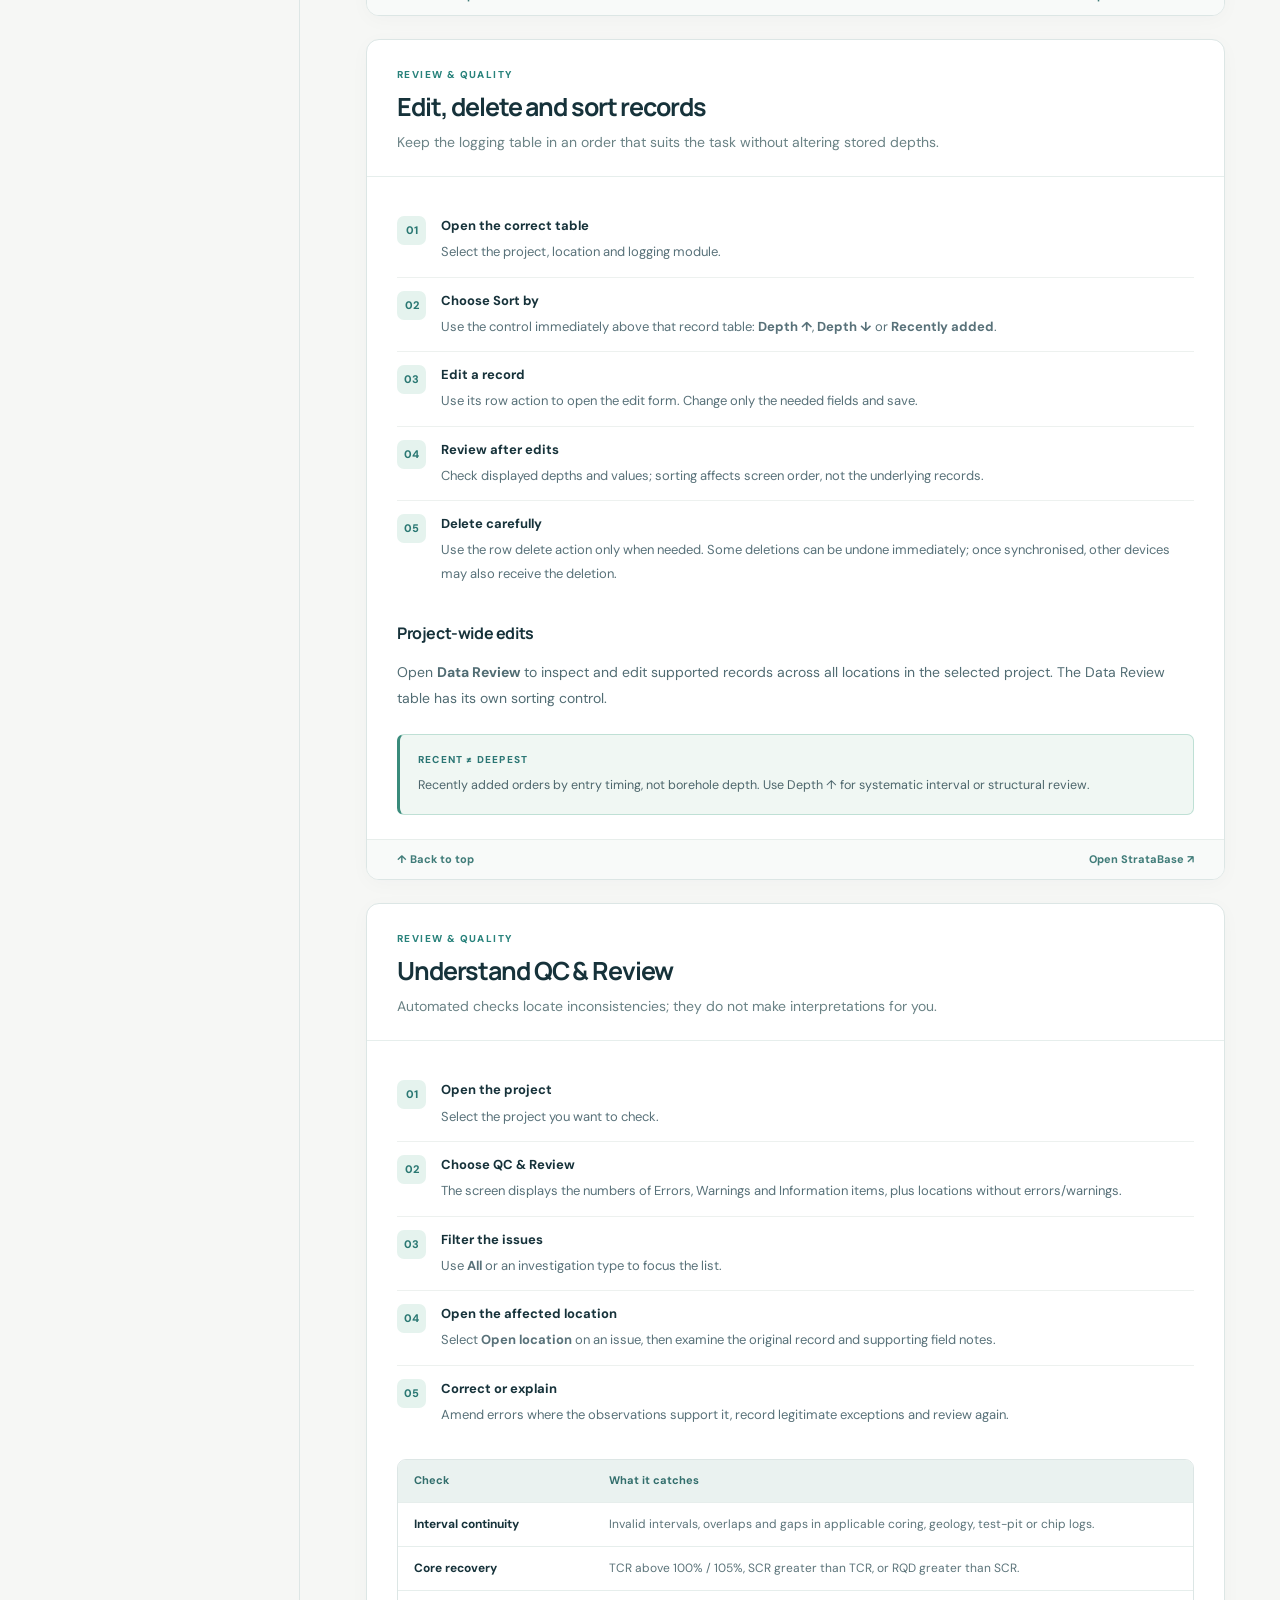
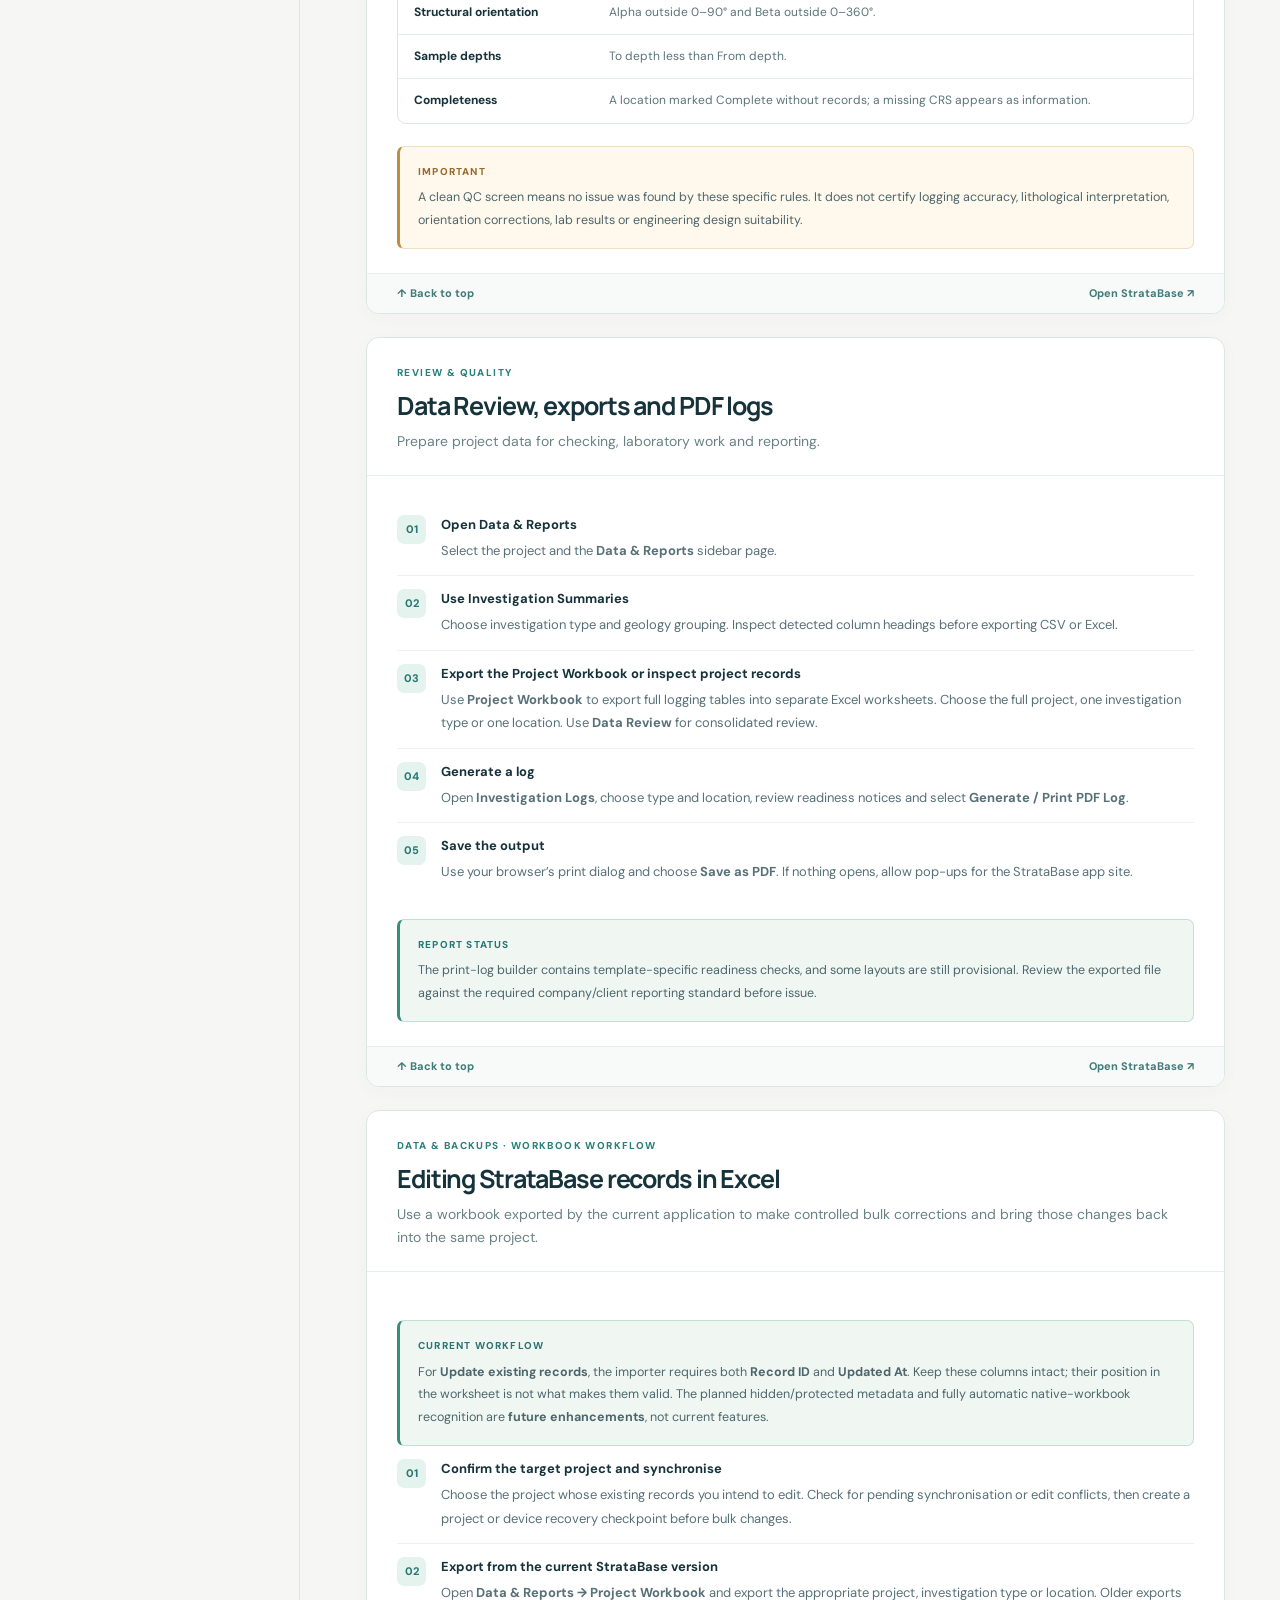
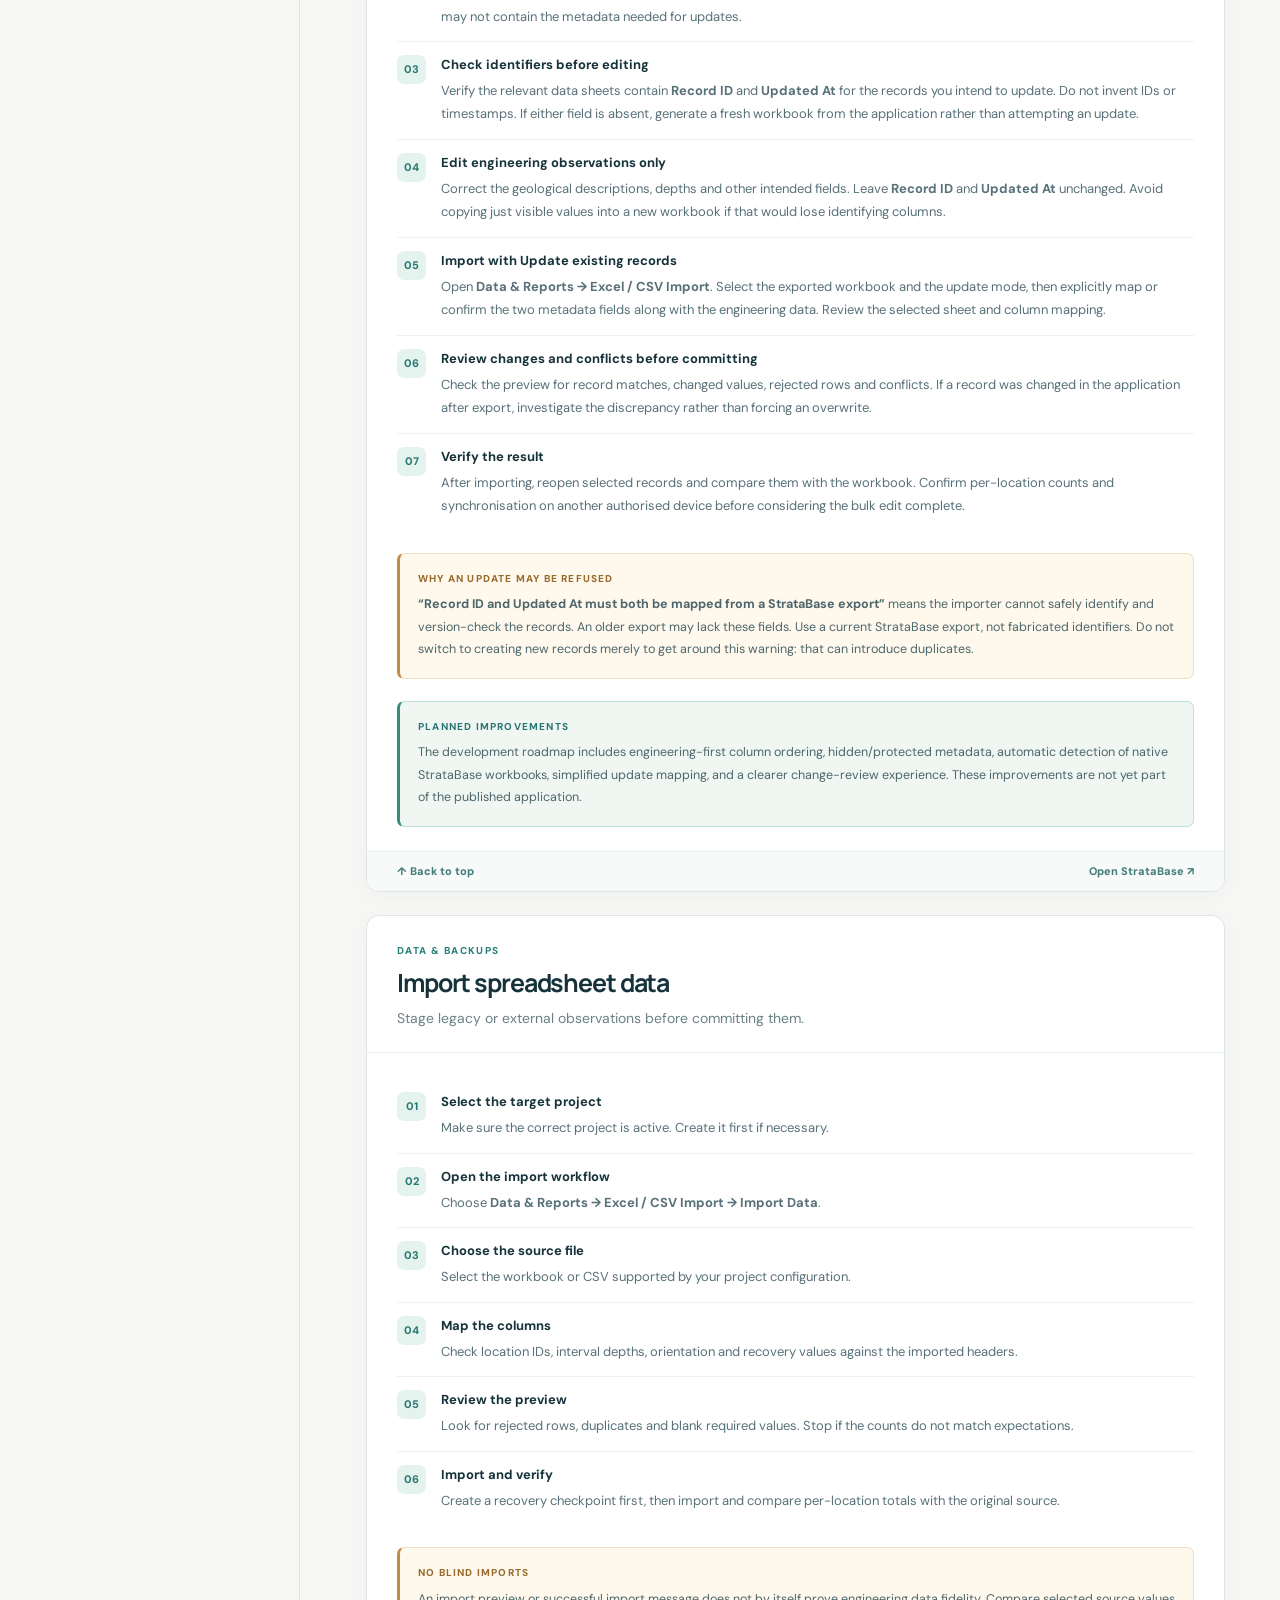
<file: help/index.html>
<!DOCTYPE html>

<html lang="en"><head><script>try{const t=localStorage.getItem("sb-website-theme")||"system";document.documentElement.dataset.theme=t;}catch(e){document.documentElement.dataset.theme="system"}</script><meta charset="utf-8"/><meta content="width=device-width,initial-scale=1" name="viewport"/><meta content="#112c36" name="theme-color"/><meta content="Step-by-step StrataBase help: organisation sign-in, projects, investigations, core logging, QC, data exports, cloud sync and backups." name="description"/><title>Help centre | StrataBase</title><link href="/stratabase-icon-192.png" rel="icon"/><link href="/site.css" rel="stylesheet"/><link href="/help.css" rel="stylesheet"/><script defer="True" src="/site.js"></script></head><body><header class="site-header"><div class="frame nav-inner"><a class="wordmark" href="/"><img alt="" src="/stratabase-icon-192.png"/><span>StrataBase</span></a><button aria-controls="site-menu" aria-expanded="false" class="nav-toggle" onclick="const n=document.getElementById('site-menu');const o=n.classList.toggle('open');this.setAttribute('aria-expanded',o)">Menu <span aria-hidden="true">☰</span></button><nav aria-label="Main navigation" class="site-menu" id="site-menu"><a href="/platform/">Platform</a><a href="/workflow/">Field workflow</a><a href="/security/">Data &amp; security</a><a href="/about/">About</a><a aria-current="page" href="/help/">Help</a><div aria-label="Website appearance" class="theme-control" role="group"><span class="theme-control-title">APPEARANCE</span><button aria-label="Use light theme" data-sb-theme="light" title="Light theme" type="button">☀ <span>Light</span></button><button aria-label="Use Core Mode dark theme" data-sb-theme="dark" title="Core Mode" type="button">◐ <span>Core</span></button><button aria-label="Follow device appearance" data-sb-theme="system" title="System theme" type="button">▣ <span>Auto</span></button></div><a class="app-link" href="https://app.stratabase.co.za/">Open app <span aria-hidden="true">↗</span></a></nav></div></header>
<main id="help-top"><section class="help-hero"><div class="frame"><div class="help-crumb"><a href="/">StrataBase</a> <span>›</span> Help centre</div><div class="help-kicker">FIELD REFERENCE / HOW TO</div><h1>StrataBase help centre</h1><p>From your first project to a completed log. Practical instructions for field capture, quality checks, synchronisation and recovery.</p><div class="help-search-wrap"><label class="sr-only" for="helpSearch">Search help topics</label><span aria-hidden="true" class="help-search-symbol">⌕</span><input aria-describedby="helpSearchHint" autocomplete="off" id="helpSearch" placeholder="Search topics — e.g. create project, RQD, backup" type="search"/><kbd>/</kbd></div><div class="help-search-hint" id="helpSearchHint">Search by task, module or keyword. Select a result to jump to its guide.</div><div class="help-search-results" hidden="" id="helpSearchResults" role="status"></div><div class="help-hero-pills"><a href="#create-project">Create a project ↘</a><a href="#add-location">Add a location ↘</a><a href="#qc-review">Understand QC ↘</a><a href="#backup-recovery">Backups &amp; recovery ↘</a></div></div></section>
<section class="help-shell frame"><aside class="help-sidebar"><div class="help-sidebar-inner"><div class="help-sidebar-title">IN THIS GUIDE</div><nav aria-label="Help topics"><div class="help-nav-group"><div class="help-nav-label">START HERE</div><a data-help-jump="" href="#first-sign-in">Sign in for the first time</a><a data-help-jump="" href="#join-organisation">Join an organisation</a><a data-help-jump="" href="#install-offline">Install the app and prepare offline access</a></div><div class="help-nav-group"><div class="help-nav-label">PROJECT SETUP</div><a data-help-jump="" href="#create-project">Create a project</a><a data-help-jump="" href="#project-settings">Edit project settings</a><a data-help-jump="" href="#add-location">Add a borehole or test pit</a></div><div class="help-nav-group"><div class="help-nav-label">FIELD LOGGING</div><a data-help-jump="" href="#logging-overview">Understand the location workspace</a><a data-help-jump="" href="#coring">Log coring and recovery</a><a data-help-jump="" href="#geology">Log geology and test pit profiles</a><a data-help-jump="" href="#structures">Log discontinuities and orientation</a><a data-help-jump="" href="#run-qc">Run QC and orientation quality</a><a data-help-jump="" href="#samples-labs">Samples, tests and laboratories</a></div><div class="help-nav-group"><div class="help-nav-label">REVIEW &amp; QUALITY</div><a data-help-jump="" href="#edit-sort">Edit, delete and sort records</a><a data-help-jump="" href="#qc-review">Understand QC &amp; Review</a><a data-help-jump="" href="#data-reports">Data Review, exports and PDF logs</a></div><div class="help-nav-group"><div class="help-nav-label">DATA &amp; BACKUPS</div><a data-help-jump="" href="#excel-roundtrip">Edit StrataBase exports in Excel</a><a data-help-jump="" href="#import-external">Import spreadsheet data</a><a data-help-jump="" href="#backup-recovery">Project, device and organisation backups</a><a data-help-jump="" href="#sync-conflicts">Cloud sync and edit conflicts</a></div><div class="help-nav-group"><div class="help-nav-label">SUPPORT</div><a data-help-jump="" href="#troubleshooting">Common problems</a><a data-help-jump="" href="#field-checklist">Before a field shift</a></div></nav><details class="help-mobile-index"><summary>Browse all help topics <span aria-hidden="true">▾</span></summary><nav aria-label="Help topics mobile"><div class="help-nav-group"><div class="help-nav-label">START HERE</div><a data-help-jump="" href="#first-sign-in">Sign in for the first time</a><a data-help-jump="" href="#join-organisation">Join an organisation</a><a data-help-jump="" href="#install-offline">Install the app and prepare offline access</a></div><div class="help-nav-group"><div class="help-nav-label">PROJECT SETUP</div><a data-help-jump="" href="#create-project">Create a project</a><a data-help-jump="" href="#project-settings">Edit project settings</a><a data-help-jump="" href="#add-location">Add a borehole or test pit</a></div><div class="help-nav-group"><div class="help-nav-label">FIELD LOGGING</div><a data-help-jump="" href="#logging-overview">Understand the location workspace</a><a data-help-jump="" href="#coring">Log coring and recovery</a><a data-help-jump="" href="#geology">Log geology and test pit profiles</a><a data-help-jump="" href="#structures">Log discontinuities and orientation</a><a data-help-jump="" href="#run-qc">Run QC and orientation quality</a><a data-help-jump="" href="#samples-labs">Samples, tests and laboratories</a></div><div class="help-nav-group"><div class="help-nav-label">REVIEW &amp; QUALITY</div><a data-help-jump="" href="#edit-sort">Edit, delete and sort records</a><a data-help-jump="" href="#qc-review">Understand QC &amp; Review</a><a data-help-jump="" href="#data-reports">Data Review, exports and PDF logs</a></div><div class="help-nav-group"><div class="help-nav-label">DATA &amp; BACKUPS</div><a data-help-jump="" href="#excel-roundtrip">Edit StrataBase exports in Excel</a><a data-help-jump="" href="#import-external">Import spreadsheet data</a><a data-help-jump="" href="#backup-recovery">Project, device and organisation backups</a><a data-help-jump="" href="#sync-conflicts">Cloud sync and edit conflicts</a></div><div class="help-nav-group"><div class="help-nav-label">SUPPORT</div><a data-help-jump="" href="#troubleshooting">Common problems</a><a data-help-jump="" href="#field-checklist">Before a field shift</a></div></nav></details><div class="help-side-foot"><b>Need support?</b><span>Speak to your organisation administrator, or <a href="mailto:stratabase.dev@gmail.com">contact StrataBase</a>.</span></div></div></aside><div class="help-main"><div class="help-primer"><div><span class="help-primer-top">THE BASIC STRUCTURE</span><h2>Organisation → Project → Location → Record</h2><p>An approved organisation contains projects. Each project holds investigation locations; each location contains its logging records. QC and exports work across the selected project.</p></div><div aria-label="Organisation, project, location and record structure" class="help-primer-visual"><span>ORGANISATION</span><em>↓</em><span>PROJECT</span><em>↓</em><span>LOCATION</span><em>↓</em><span>RECORDS</span></div></div>
<section aria-labelledby="appearance-core-title" class="help-entry" id="appearance-core"><div class="help-entry-head"><span class="help-section-tag">APP APPEARANCE · v0.9.7</span><h2 id="appearance-core-title">Light, Core Mode and system appearance</h2><p>Choose an interface theme without changing the underlying engineering records or exported file formatting.</p></div><div class="help-entry-content"><ol class="guide-steps"><li><span class="step-count">1</span><div><strong>Open Account &amp; Device</strong><p>Find Appearance near the lower portion of the account and device settings.</p></div></li><li><span class="step-count">2</span><div><strong>Choose Light, Core Mode or System</strong><p>Core Mode uses a dark interface. System follows your device's appearance setting. The choice applies immediately.</p></div></li><li><span class="step-count">3</span><div><strong>Read the Core's status alongside the sync text</strong><p>Visual Core changes are supplementary indicators. Always confirm the written synchronisation status and review unresolved conflicts.</p></div></li></ol><div class="guide-callout"><span class="callout-label">ENGINEERING OUTPUTS</span><p>Changing the interface theme does not recolour PDF investigation logs or Excel workbooks.</p></div></div></section><section class="help-entry" data-search="sign in for the first time a google account identifies you. organisation membership controls access. google oauth login authorised" id="first-sign-in"><header class="help-entry-head"><div class="help-section-tag">GETTING STARTED</div><h2>Sign in for the first time</h2><p>Google or an email-and-password account identifies you. An approved organisation membership determines which data you can access.</p></header><div class="help-entry-content"><ol class="guide-steps"><li><span class="step-count">01</span><div><strong>Open the application</strong><p>Visit <a href="https://app.stratabase.co.za/">app.stratabase.co.za</a> using a connected device.</p></div></li><li><span class="step-count">02</span><div><strong>Choose Google or email sign-in</strong><p>Use your Google account, or register an email account and verify it before requesting organisation access.</p></div></li><li><span class="step-count">03</span><div><strong>Confirm access</strong><p>Approved users enter the workspace. A <em>No organisation access</em> message means authentication worked, but a membership is not yet active.</p></div></li><li><span class="step-count">04</span><div><strong>Prepare your device before fieldwork</strong><p>Once approved, open <strong>Account &amp; Device</strong> while online to prepare the app for offline use.</p></div></li></ol><div class="guide-callout key"><div class="callout-label">ACCESS RULE</div><p>Signing in does not automatically reveal projects. Being able to use an email address from a company does not, by itself, grant membership.</p></div></div><div class="help-end"><a href="#help-top">↑ Back to top</a><a href="https://app.stratabase.co.za/">Open StrataBase ↗</a></div></section><section class="help-entry" data-search="join an organisation ask an existing administrator to approve your account. membership invite user owner reviewer corporate email entra 365" id="join-organisation"><header class="help-entry-head"><div class="help-section-tag">GETTING STARTED</div><h2>Join an organisation</h2><p>Register or sign in, then request access to an organisation. Approval is always required.</p></header><div class="help-entry-content"><ol class="guide-steps"><li><span class="step-count">01</span><div><strong>Sign in once</strong><p>A successful first login creates your user identity in cloud service. You may see <em>No organisation access</em>.</p></div></li><li><span class="step-count">02</span><div><strong>Request organisation access</strong><p>Enter the organisation code supplied by its administrator, then select <strong>Request organisation access</strong>. The request appears in the owner’s Account &amp; Device approval queue.</p></div></li><li><span class="step-count">03</span><div><strong>Administrator assigns membership</strong><p>An authorised owner or administrator reviews the request and assigns your role. Signing in with a company email does not automatically grant access.</p></div></li><li><span class="step-count">04</span><div><strong>Return to StrataBase</strong><p>Refresh or sign in again while connected; the application then checks your authorised membership.</p></div></li></ol><h3>Company email addresses</h3><p>A work email such as <code>name@company.com</code> can be supported through Google Workspace or an organisation-approved Microsoft/Entra integration. Google sign-in and email/password authentication are supported; corporate Microsoft sign-in requires separate configuration and company IT authorisation. No automatic organisation enrolment is granted by an email suffix.</p><div class="guide-callout warn"><div class="callout-label">FOR ADMINISTRATORS</div><p>Approve only accounts and organisations you control. Current membership access is organisation-scoped; project-specific sharing requires further permission controls.</p></div></div><div class="help-end"><a href="#help-top">↑ Back to top</a><a href="https://app.stratabase.co.za/">Open StrataBase ↗</a></div></section><section class="help-entry" data-search="install the app and prepare offline access install and open stratabase while connected before heading onto site. pwa tablet offline no signal internet install cache recovery" id="install-offline"><header class="help-entry-head"><div class="help-section-tag">GETTING STARTED</div><h2>Install the app and prepare offline access</h2><p>Install and open StrataBase while connected before heading onto site.</p></header><div class="help-entry-content"><ol class="guide-steps"><li><span class="step-count">01</span><div><strong>Open StrataBase while online</strong><p>Sign in on the device you plan to use. Do this separately on each tablet, phone or laptop.</p></div></li><li><span class="step-count">02</span><div><strong>Open Account &amp; Device</strong><p>Use the <strong>Install StrataBase</strong> section. On supported browsers, select the install option or use the browser install menu.</p></div></li><li><span class="step-count">03</span><div><strong>Check offline readiness</strong><p>Confirm that local storage and the offline app shell are available; make sure required Excel functionality has loaded before you lose connectivity.</p></div></li><li><span class="step-count">04</span><div><strong>Make a recovery checkpoint</strong><p>Use <strong>Device recovery &amp; backup → Create recovery checkpoint</strong>, then <strong>Download latest checkpoint</strong> if you need an external copy.</p></div></li><li><span class="step-count">05</span><div><strong>Test without a network</strong><p>After preparing the device online, disable connectivity, reopen the installed app and check that your authorised project is available.</p></div></li></ol><div class="guide-callout warn"><div class="callout-label">OFFLINE LIMIT</div><p>A new device cannot complete first-time Google authentication offline. Previously approved devices can continue using their local workspace; unsynchronised records remain local until a successful sync.</p></div><div class="guide-callout key"><div class="callout-label">DO NOT CLEAR STORAGE</div><p>Clearing site data, deleting the installed app or resetting the browser profile can erase unsynchronised work. Export and independently verify a recovery copy first.</p></div></div><div class="help-end"><a href="#help-top">↑ Back to top</a><a href="https://app.stratabase.co.za/">Open StrataBase ↗</a></div></section><section class="help-entry" data-search="create a project set the overall project context once, before creating individual investigation locations. new project method standard kp saieg logger client crs" id="create-project"><header class="help-entry-head"><div class="help-section-tag">PROJECT SETUP</div><h2>Create a project</h2><p>Set the overall project context once, before creating individual investigation locations.</p></header><div class="help-entry-content"><ol class="guide-steps"><li><span class="step-count">01</span><div><strong>Open Projects</strong><p>From the dashboard select <strong>+ New Project</strong>, or open <strong>Projects → + Add Project</strong>.</p></div></li><li><span class="step-count">02</span><div><strong>Enter project details</strong><p>Provide the project name (required) and, where known, project / PA number, client, site or area, default CRS, logger, contacts and status.</p></div></li><li><span class="step-count">03</span><div><strong>Select investigation types</strong><p>Enable the methods used on the project: test pits, geotechnical core boreholes, rock mechanics boreholes and/or percussion boreholes.</p></div></li><li><span class="step-count">04</span><div><strong>Choose rock mechanics configuration</strong><p>If Rock Mechanics Borehole is enabled, select the appropriate project logging standard in the configuration control.</p></div></li><li><span class="step-count">05</span><div><strong>Set up laboratories</strong><p>Tick the laboratories you expect to use. Additional laboratories may be maintained through the laboratory library.</p></div></li><li><span class="step-count">06</span><div><strong>Create the project</strong><p>Press <strong>Create Project</strong>; its overview opens with actions to add locations and begin logging.</p></div></li></ol><div class="guide-callout note"><div class="callout-label">PROJECT METADATA</div><p>The project-level values are inherited by locations and outputs. You can update them later under <strong>Project Settings</strong>.</p></div></div><div class="help-end"><a href="#help-top">↑ Back to top</a><a href="https://app.stratabase.co.za/">Open StrataBase ↗</a></div></section><section class="help-entry" data-search="edit project settings change project-level information without recreating investigations. modify project labs project settings metadata" id="project-settings"><header class="help-entry-head"><div class="help-section-tag">PROJECT SETUP</div><h2>Edit project settings</h2><p>Change project-level information without recreating investigations.</p></header><div class="help-entry-content"><ol class="guide-steps"><li><span class="step-count">01</span><div><strong>Select the project</strong><p>Open <strong>Projects</strong> and choose the correct project.</p></div></li><li><span class="step-count">02</span><div><strong>Open Project Settings</strong><p>Select <strong>Project Settings</strong> in the active-project sidebar or from the overview.</p></div></li><li><span class="step-count">03</span><div><strong>Update details</strong><p>Edit project information, investigation types, rock mechanics configuration or enabled laboratories.</p></div></li><li><span class="step-count">04</span><div><strong>Save</strong><p>Select <strong>Save Project</strong>; review relevant logs and reports if you changed a method or standard.</p></div></li></ol><div class="guide-callout warn"><div class="callout-label">BE CAREFUL</div><p>Do not delete a project to correct metadata. The Delete Project action removes its locations and records and can synchronise that deletion. Save a verified backup before destructive changes.</p></div></div><div class="help-end"><a href="#help-top">↑ Back to top</a><a href="https://app.stratabase.co.za/">Open StrataBase ↗</a></div></section><section class="help-entry" data-search="add a borehole or test pit every record belongs to an investigation location within a project. borehole test pit create investigation location coordinate crs" id="add-location"><header class="help-entry-head"><div class="help-section-tag">PROJECT SETUP</div><h2>Add a borehole or test pit</h2><p>Every record belongs to an investigation location within a project.</p></header><div class="help-entry-content"><ol class="guide-steps"><li><span class="step-count">01</span><div><strong>Open the project</strong><p>Choose the project, then select <strong>Investigations</strong>.</p></div></li><li><span class="step-count">02</span><div><strong>Select + Add Location</strong><p>Alternatively use <strong>+ Add Location</strong> from the project overview or <strong>+ New Test Pit</strong> for a quick test-pit setup.</p></div></li><li><span class="step-count">03</span><div><strong>Set an unambiguous location ID</strong><p>Use your site naming convention, e.g. <code>BH-001</code>, <code>GTB-26-005</code> or <code>TP-04</code>. A location ID must be unique within the project.</p></div></li><li><span class="step-count">04</span><div><strong>Choose the investigation type</strong><p>Only types enabled in Project Settings appear. If the desired type is absent, enable it in the project first.</p></div></li><li><span class="step-count">05</span><div><strong>Complete the setup</strong><p>Enter relevant coordinates, elevation, CRS, field dates, contractor, equipment, logger and status. You may copy setup fields from a previous location.</p></div></li><li><span class="step-count">06</span><div><strong>Save</strong><p>The <strong>location workspace</strong> opens with logging tabs appropriate to the investigation type.</p></div></li></ol><div class="guide-callout note"><div class="callout-label">BOREHOLE GEOMETRY AND ORIENTATION</div><p>For boreholes, dip is measured below the horizontal (90° is vertical). Inclined holes require an azimuth and North reference. For rock mechanics core, select <strong>Oriented drill core</strong> only when the core has a reliable orientation reference; otherwise the structure form records Alpha without requiring Beta. Verify the coordinate reference system before logging.</p></div></div><div class="help-end"><a href="#help-top">↑ Back to top</a><a href="https://app.stratabase.co.za/">Open StrataBase ↗</a></div></section><section class="help-entry" data-search="understand the location workspace use the module tabs to record different types of information against one location. log module capture tabs save add clear cancel switch location" id="logging-overview"><header class="help-entry-head"><div class="help-section-tag">FIELD LOGGING</div><h2>Understand the location workspace</h2><p>Use the module tabs to record different types of information against one location.</p></header><div class="help-entry-content"><p>The active location appears above the logging forms. Use the location switcher to move between boreholes or test pits without leaving the workspace. Available tabs depend on the investigation type and project logging standard.</p><div class="mini-grid"><div><b>Coring / Recovery</b><span>Drill-run depths, core recovery, RQD and fracture counts.</span></div><div><b>Geology / Profile</b><span>Soil or rock intervals, descriptions and geotechnical zoning.</span></div><div><b>Structures</b><span>Joints, discontinuities, orientation and surface characteristics.</span></div><div><b>Samples &amp; Tests</b><span>Sample IDs, depths and field/laboratory test records.</span></div></div><div class="guide-callout key"><div class="callout-label">SAVE BEHAVIOUR</div><p>Complete the form and select its Add button to create the record. Inspect the table below the form to confirm that it appeared. Unsaved form drafts can be recovered locally, but do not treat a draft as a completed log.</p></div></div><div class="help-end"><a href="#help-top">↑ Back to top</a><a href="https://app.stratabase.co.za/">Open StrataBase ↗</a></div></section><section class="help-entry" data-search="log coring and recovery enter drill runs using measured lengths, not estimated percentages. tcr scr rqd run length fracture frequency coring" id="coring"><header class="help-entry-head"><div class="help-section-tag">FIELD LOGGING</div><h2>Log coring and recovery</h2><p>Enter drill runs using measured lengths, not estimated percentages.</p></header><div class="help-entry-content"><ol class="guide-steps"><li><span class="step-count">01</span><div><strong>Open Coring / Recovery</strong><p>Select the appropriate borehole and <strong>Coring</strong> module.</p></div></li><li><span class="step-count">02</span><div><strong>Enter the interval</strong><p>Provide <strong>From</strong> and <strong>To</strong> depth in metres for the drill run.</p></div></li><li><span class="step-count">03</span><div><strong>Enter measured quantities</strong><p>Capture TCR total length, SCR total length, RQD total length and natural fracture count, where applicable.</p></div></li><li><span class="step-count">04</span><div><strong>Check calculated results</strong><p>StrataBase displays run length, TCR%, SCR%, RQD% and fracture frequency from your entered data.</p></div></li><li><span class="step-count">05</span><div><strong>Record anomalies</strong><p>Add notes for core loss, broken ground, drilling behaviour or any unexpected recovery result.</p></div></li><li><span class="step-count">06</span><div><strong>Save and review</strong><p>Select <strong>Add Run</strong>, check the table and verify that the next interval is correct.</p></div></li></ol><div class="guide-callout note"><div class="callout-label">QC CHECK</div><p>The project QC review checks recovery hierarchy (RQD ≤ SCR ≤ TCR) and flags TCR above 100% as a warning or above 105% as an error. These checks do not replace geological judgement.</p></div></div><div class="help-end"><a href="#help-top">↑ Back to top</a><a href="https://app.stratabase.co.za/">Open StrataBase ↗</a></div></section><section class="help-entry" data-search="log geology and test pit profiles describe each material interval using the project’s configured logging method. geology geotech zone horizon weathering strength fabric strata soil rock" id="geology"><header class="help-entry-head"><div class="help-section-tag">FIELD LOGGING</div><h2>Log geology and test pit profiles</h2><p>Describe each material interval using the project’s configured logging method.</p></header><div class="help-entry-content"><ol class="guide-steps"><li><span class="step-count">01</span><div><strong>Choose the correct tab</strong><p>Use <strong>Geology / Geotech Zones</strong> for boreholes or <strong>Profile / Strata</strong> for test pits.</p></div></li><li><span class="step-count">02</span><div><strong>Define the interval</strong><p>Capture the From and To depths. Keep intervals consistent with the observed stratigraphy; note any legitimate gaps explicitly.</p></div></li><li><span class="step-count">03</span><div><strong>Select material state where offered</strong><p>Choose Soil or Rock for the appropriate profile and complete the corresponding description fields.</p></div></li><li><span class="step-count">04</span><div><strong>Record descriptors</strong><p>Complete colour, weathering, strength, origin, fabric, discontinuity spacing, legend symbol or other fields supported by the selected standard.</p></div></li><li><span class="step-count">05</span><div><strong>Use consistent wording</strong><p>Use controlled descriptors or <strong>Use Previous Description</strong> where suitable, then correct any fields that differ.</p></div></li><li><span class="step-count">06</span><div><strong>Add the interval</strong><p>Save the record, review its location in the table and check the next interval.</p></div></li></ol><div class="guide-callout note"><div class="callout-label">INTERVALS</div><p>Overlapping geology intervals and unexpected gaps are reported by QC. Always use actual measured depth boundaries.</p></div></div><div class="help-end"><a href="#help-top">↑ Back to top</a><a href="https://app.stratabase.co.za/">Open StrataBase ↗</a></div></section><section class="help-entry" data-search="log discontinuities and orientation record individual structures and their interpreted orientation quality. joints alpha beta gamma spun orientation status jrc infilling" id="structures"><header class="help-entry-head"><div class="help-section-tag">FIELD LOGGING</div><h2>Log discontinuities and orientation</h2><p>Record individual structures and their interpreted orientation quality.</p></header><div class="help-entry-content"><ol class="guide-steps"><li><span class="step-count">01</span><div><strong>Open the Structures tab</strong><p>In a rock mechanics borehole, open the Structures module. The fields depend on the location’s oriented-core setting.</p></div></li><li><span class="step-count">02</span><div><strong>Set depth and type</strong><p>Enter the measured structure depth and type, such as joint, bedding, shear or fault, as supported by the chosen standard.</p></div></li><li><span class="step-count">03</span><div><strong>Capture orientation</strong><p>For non-oriented core, enter Alpha only. For oriented core, record Alpha and Beta using the documented core reference line; Gamma may be relevant where supported.</p></div></li><li><span class="step-count">04</span><div><strong>Describe quality</strong><p>For oriented core, record orientation status and confidence. For non-oriented core, describe discontinuity characteristics and confidence. Add roughness/JRC, infill, wall strength, thickness and comments where relevant.</p></div></li><li><span class="step-count">05</span><div><strong>Add the structure</strong><p>Confirm it appears in the records table; repeat for subsequent structures.</p></div></li></ol><p>Several discontinuities may occur at the same depth. The data model allows individual structure records to share a depth; do not combine separate observations simply to avoid matching depths.</p><div class="guide-callout warn"><div class="callout-label">QC RANGE CHECK</div><p>The project QC review flags Alpha outside 0–90° and Beta outside 0–360°. It does <strong>not</strong> independently prove that a drill-rig orientation survey or declination correction was correct.</p></div></div><div class="help-end"><a href="#help-top">↑ Back to top</a><a href="https://app.stratabase.co.za/">Open StrataBase ↗</a></div></section><section class="help-entry" data-search="run qc and orientation quality keep drill-run orientation observations separate from project-wide validation results. run qc orientation quality natural joints orientable spun unusable" id="run-qc"><header class="help-entry-head"><div class="help-section-tag">FIELD LOGGING</div><h2>Run QC and orientation quality</h2><p>Keep drill-run orientation observations separate from project-wide validation results.</p></header><div class="help-entry-content"><p>Where the <strong>Run QC</strong> module is available, it records field observations about individual runs. It is a data-capture table, not the same thing as the project’s automated QC &amp; Review screen.</p><ol class="guide-steps"><li><span class="step-count">01</span><div><strong>Select Run QC</strong><p>Open a location with this module.</p></div></li><li><span class="step-count">02</span><div><strong>Enter the run interval</strong><p>Set From and To depth in metres.</p></div></li><li><span class="step-count">03</span><div><strong>Assess orientation quality</strong><p>Choose High, Moderate, Poor or Lost according to the project’s field assessment method.</p></div></li><li><span class="step-count">04</span><div><strong>Enter counts</strong><p>Record natural joints, orientable features and spun/unusable structures as applicable.</p></div></li><li><span class="step-count">05</span><div><strong>Document the reason</strong><p>Record broken core, spin, fragmented zones, drilling behaviour or other context in the run note.</p></div></li><li><span class="step-count">06</span><div><strong>Save</strong><p>Select <strong>Add QC Run</strong> and confirm the new row appears.</p></div></li></ol><div class="guide-callout note"><div class="callout-label">INTERPRETATION</div><p>Run QC counts are field observations; they are not a substitute for orientation-data QA, checking survey references or project-specific acceptance criteria.</p></div></div><div class="help-end"><a href="#help-top">↑ Back to top</a><a href="https://app.stratabase.co.za/">Open StrataBase ↗</a></div></section><section class="help-entry" data-search="samples, tests and laboratories capture samples at the location, then manage laboratory allocation at project level. sample laboratory shelby testing schedule requests bulk assign register" id="samples-labs"><header class="help-entry-head"><div class="help-section-tag">FIELD LOGGING</div><h2>Samples, tests and laboratories</h2><p>Capture samples at the location, then manage laboratory allocation at project level.</p></header><div class="help-entry-content"><ol class="guide-steps"><li><span class="step-count">01</span><div><strong>Capture the sample</strong><p>Open the location’s <strong>Samples</strong> or <strong>Samples &amp; Tests</strong> module. Enter ID, relevant depths, type and notes.</p></div></li><li><span class="step-count">02</span><div><strong>Open laboratory management</strong><p>From <strong>Data &amp; Reports → Samples &amp; Laboratory</strong>, select the recorded samples.</p></div></li><li><span class="step-count">03</span><div><strong>Assign information in bulk</strong><p>Choose a laboratory, update status and select requested tests for the chosen records.</p></div></li><li><span class="step-count">04</span><div><strong>Produce outputs</strong><p>Generate the sample register or laboratory schedule as supported by the project.</p></div></li><li><span class="step-count">05</span><div><strong>Manage the library</strong><p>Use <strong>Project Settings → Manage Laboratory Library</strong> to add or edit laboratory contact details. The directory is shared across authorised projects in the same organisation when online.</p></div></li></ol><div class="guide-callout note"><div class="callout-label">SAMPLE DEPTHS</div><p>QC reports a sample whose To depth is shallower than its From depth. Verify labels and chain-of-custody documentation independently.</p></div></div><div class="help-end"><a href="#help-top">↑ Back to top</a><a href="https://app.stratabase.co.za/">Open StrataBase ↗</a></div></section><section class="help-entry" data-search="edit, delete and sort records keep the logging table in an order that suits the task without altering stored depths. edit delete sort last entered recently added depth ascending descending" id="edit-sort"><header class="help-entry-head"><div class="help-section-tag">REVIEW &amp; QUALITY</div><h2>Edit, delete and sort records</h2><p>Keep the logging table in an order that suits the task without altering stored depths.</p></header><div class="help-entry-content"><ol class="guide-steps"><li><span class="step-count">01</span><div><strong>Open the correct table</strong><p>Select the project, location and logging module.</p></div></li><li><span class="step-count">02</span><div><strong>Choose Sort by</strong><p>Use the control immediately above that record table: <strong>Depth ↑</strong>, <strong>Depth ↓</strong> or <strong>Recently added</strong>.</p></div></li><li><span class="step-count">03</span><div><strong>Edit a record</strong><p>Use its row action to open the edit form. Change only the needed fields and save.</p></div></li><li><span class="step-count">04</span><div><strong>Review after edits</strong><p>Check displayed depths and values; sorting affects screen order, not the underlying records.</p></div></li><li><span class="step-count">05</span><div><strong>Delete carefully</strong><p>Use the row delete action only when needed. Some deletions can be undone immediately; once synchronised, other devices may also receive the deletion.</p></div></li></ol><h3>Project-wide edits</h3><p>Open <strong>Data Review</strong> to inspect and edit supported records across all locations in the selected project. The Data Review table has its own sorting control.</p><div class="guide-callout note"><div class="callout-label">RECENT ≠ DEEPEST</div><p>Recently added orders by entry timing, not borehole depth. Use Depth ↑ for systematic interval or structural review.</p></div></div><div class="help-end"><a href="#help-top">↑ Back to top</a><a href="https://app.stratabase.co.za/">Open StrataBase ↗</a></div></section><section class="help-entry" data-search="understand qc &amp; review automated checks locate inconsistencies; they do not make interpretations for you. qc review error warning info tcr scr rqd gaps overlap check" id="qc-review"><header class="help-entry-head"><div class="help-section-tag">REVIEW &amp; QUALITY</div><h2>Understand QC &amp; Review</h2><p>Automated checks locate inconsistencies; they do not make interpretations for you.</p></header><div class="help-entry-content"><ol class="guide-steps"><li><span class="step-count">01</span><div><strong>Open the project</strong><p>Select the project you want to check.</p></div></li><li><span class="step-count">02</span><div><strong>Choose QC &amp; Review</strong><p>The screen displays the numbers of Errors, Warnings and Information items, plus locations without errors/warnings.</p></div></li><li><span class="step-count">03</span><div><strong>Filter the issues</strong><p>Use <strong>All</strong> or an investigation type to focus the list.</p></div></li><li><span class="step-count">04</span><div><strong>Open the affected location</strong><p>Select <strong>Open location</strong> on an issue, then examine the original record and supporting field notes.</p></div></li><li><span class="step-count">05</span><div><strong>Correct or explain</strong><p>Amend errors where the observations support it, record legitimate exceptions and review again.</p></div></li></ol><div class="rule-table"><div class="rule-head"><b>Check</b><b>What it catches</b></div><div><strong>Interval continuity</strong><span>Invalid intervals, overlaps and gaps in applicable coring, geology, test-pit or chip logs.</span></div><div><strong>Core recovery</strong><span>TCR above 100% / 105%, SCR greater than TCR, or RQD greater than SCR.</span></div><div><strong>Structural orientation</strong><span>Alpha outside 0–90° and Beta outside 0–360°.</span></div><div><strong>Sample depths</strong><span>To depth less than From depth.</span></div><div><strong>Completeness</strong><span>A location marked Complete without records; a missing CRS appears as information.</span></div></div><div class="guide-callout warn"><div class="callout-label">IMPORTANT</div><p>A clean QC screen means no issue was found by these specific rules. It does not certify logging accuracy, lithological interpretation, orientation corrections, lab results or engineering design suitability.</p></div></div><div class="help-end"><a href="#help-top">↑ Back to top</a><a href="https://app.stratabase.co.za/">Open StrataBase ↗</a></div></section><section class="help-entry" data-search="data review, exports and pdf logs prepare project data for checking, laboratory work and reporting. data reports excel csv summary pdf logs export reporting print" id="data-reports"><header class="help-entry-head"><div class="help-section-tag">REVIEW &amp; QUALITY</div><h2>Data Review, exports and PDF logs</h2><p>Prepare project data for checking, laboratory work and reporting.</p></header><div class="help-entry-content"><ol class="guide-steps"><li><span class="step-count">01</span><div><strong>Open Data &amp; Reports</strong><p>Select the project and the <strong>Data &amp; Reports</strong> sidebar page.</p></div></li><li><span class="step-count">02</span><div><strong>Use Investigation Summaries</strong><p>Choose investigation type and geology grouping. Inspect detected column headings before exporting CSV or Excel.</p></div></li><li><span class="step-count">03</span><div><strong>Export the Project Workbook or inspect project records</strong><p>Use <strong>Project Workbook</strong> to export full logging tables into separate Excel worksheets. Choose the full project, one investigation type or one location. Use <strong>Data Review</strong> for consolidated review.</p></div></li><li><span class="step-count">04</span><div><strong>Generate a log</strong><p>Open <strong>Investigation Logs</strong>, choose type and location, review readiness notices and select <strong>Generate / Print PDF Log</strong>.</p></div></li><li><span class="step-count">05</span><div><strong>Save the output</strong><p>Use your browser’s print dialog and choose <strong>Save as PDF</strong>. If nothing opens, allow pop-ups for the StrataBase app site.</p></div></li></ol><div class="guide-callout note"><div class="callout-label">REPORT STATUS</div><p>The print-log builder contains template-specific readiness checks, and some layouts are still provisional. Review the exported file against the required company/client reporting standard before issue.</p></div></div><div class="help-end"><a href="#help-top">↑ Back to top</a><a href="https://app.stratabase.co.za/">Open StrataBase ↗</a></div></section><section class="help-entry" data-search="stratabase excel export reimport round trip update existing records record id updated at column mapping conflict outdated workbook safe bulk editing" id="excel-roundtrip"><header class="help-entry-head"><div class="help-section-tag">DATA &amp; BACKUPS · WORKBOOK WORKFLOW</div><h2>Editing StrataBase records in Excel</h2><p>Use a workbook exported by the current application to make controlled bulk corrections and bring those changes back into the same project.</p></header><div class="help-entry-content"><div class="guide-callout note"><div class="callout-label">CURRENT WORKFLOW</div><p>For <strong>Update existing records</strong>, the importer requires both <strong>Record ID</strong> and <strong>Updated At</strong>. Keep these columns intact; their position in the worksheet is not what makes them valid. The planned hidden/protected metadata and fully automatic native-workbook recognition are <strong>future enhancements</strong>, not current features.</p></div><ol class="guide-steps"><li><span class="step-count">01</span><div><strong>Confirm the target project and synchronise</strong><p>Choose the project whose existing records you intend to edit. Check for pending synchronisation or edit conflicts, then create a project or device recovery checkpoint before bulk changes.</p></div></li><li><span class="step-count">02</span><div><strong>Export from the current StrataBase version</strong><p>Open <strong>Data &amp; Reports → Project Workbook</strong> and export the appropriate project, investigation type or location. Older exports may not contain the metadata needed for updates.</p></div></li><li><span class="step-count">03</span><div><strong>Check identifiers before editing</strong><p>Verify the relevant data sheets contain <strong>Record ID</strong> and <strong>Updated At</strong> for the records you intend to update. Do not invent IDs or timestamps. If either field is absent, generate a fresh workbook from the application rather than attempting an update.</p></div></li><li><span class="step-count">04</span><div><strong>Edit engineering observations only</strong><p>Correct the geological descriptions, depths and other intended fields. Leave <strong>Record ID</strong> and <strong>Updated At</strong> unchanged. Avoid copying just visible values into a new workbook if that would lose identifying columns.</p></div></li><li><span class="step-count">05</span><div><strong>Import with Update existing records</strong><p>Open <strong>Data &amp; Reports → Excel / CSV Import</strong>. Select the exported workbook and the update mode, then explicitly map or confirm the two metadata fields along with the engineering data. Review the selected sheet and column mapping.</p></div></li><li><span class="step-count">06</span><div><strong>Review changes and conflicts before committing</strong><p>Check the preview for record matches, changed values, rejected rows and conflicts. If a record was changed in the application after export, investigate the discrepancy rather than forcing an overwrite.</p></div></li><li><span class="step-count">07</span><div><strong>Verify the result</strong><p>After importing, reopen selected records and compare them with the workbook. Confirm per-location counts and synchronisation on another authorised device before considering the bulk edit complete.</p></div></li></ol><div class="guide-callout warn"><div class="callout-label">WHY AN UPDATE MAY BE REFUSED</div><p><strong>“Record ID and Updated At must both be mapped from a StrataBase export”</strong> means the importer cannot safely identify and version-check the records. An older export may lack these fields. Use a current StrataBase export, not fabricated identifiers. Do not switch to creating new records merely to get around this warning: that can introduce duplicates.</p></div><div class="guide-callout note"><div class="callout-label">PLANNED IMPROVEMENTS</div><p>The development roadmap includes engineering-first column ordering, hidden/protected metadata, automatic detection of native StrataBase workbooks, simplified update mapping, and a clearer change-review experience. These improvements are not yet part of the published application.</p></div></div><div class="help-end"><a href="#help-top">↑ Back to top</a><a href="https://app.stratabase.co.za/">Open StrataBase ↗</a></div></section><section class="help-entry" data-search="import spreadsheet data stage legacy or external observations before committing them. import excel csv legacy workbook mapping project records" id="import-external"><header class="help-entry-head"><div class="help-section-tag">DATA &amp; BACKUPS</div><h2>Import spreadsheet data</h2><p>Stage legacy or external observations before committing them.</p></header><div class="help-entry-content"><ol class="guide-steps"><li><span class="step-count">01</span><div><strong>Select the target project</strong><p>Make sure the correct project is active. Create it first if necessary.</p></div></li><li><span class="step-count">02</span><div><strong>Open the import workflow</strong><p>Choose <strong>Data &amp; Reports → Excel / CSV Import → Import Data</strong>.</p></div></li><li><span class="step-count">03</span><div><strong>Choose the source file</strong><p>Select the workbook or CSV supported by your project configuration.</p></div></li><li><span class="step-count">04</span><div><strong>Map the columns</strong><p>Check location IDs, interval depths, orientation and recovery values against the imported headers.</p></div></li><li><span class="step-count">05</span><div><strong>Review the preview</strong><p>Look for rejected rows, duplicates and blank required values. Stop if the counts do not match expectations.</p></div></li><li><span class="step-count">06</span><div><strong>Import and verify</strong><p>Create a recovery checkpoint first, then import and compare per-location totals with the original source.</p></div></li></ol><div class="guide-callout warn"><div class="callout-label">NO BLIND IMPORTS</div><p>An import preview or successful import message does not by itself prove engineering data fidelity. Compare selected source values and totals before you use the migrated project for field logging.</p></div></div><div class="help-end"><a href="#help-top">↑ Back to top</a><a href="https://app.stratabase.co.za/">Open StrataBase ↗</a></div></section><section class="help-entry" data-search="project, device and organisation backups three different backup scopes serve three different recovery needs. backup organisation entire multi project single project json download drive recovery archive" id="backup-recovery"><header class="help-entry-head"><div class="help-section-tag">DATA &amp; BACKUPS</div><h2>Project, device and organisation backups</h2><p>Three different backup scopes serve three different recovery needs.</p></header><div class="help-entry-content"><div class="backup-grid"><div><span class="scope">ONE PROJECT</span><h3>Project backup</h3><p><strong>Project → Data &amp; Reports</strong> exports or imports a single project. Use it for exchange, selective recovery and project-level transfer.</p></div><div><span class="scope">THIS DEVICE</span><h3>Recovery checkpoint</h3><p><strong>Account &amp; Device → Device recovery &amp; backup</strong> protects the local workspace, including work not yet uploaded from this device.</p></div><div><span class="scope">ALL CLOUD PROJECTS</span><h3>Organisation archive</h3><p><strong>Account &amp; Device → Sync &amp; Archive</strong> creates or lists organisation-wide Google Drive archives where the backend is configured.</p></div></div><ol class="guide-steps"><li><span class="step-count">01</span><div><strong>Before risky work</strong><p>Create and download a local device checkpoint.</p></div></li><li><span class="step-count">02</span><div><strong>For one project</strong><p>Export <strong>Project backup</strong> from that project’s Data &amp; Reports page.</p></div></li><li><span class="step-count">03</span><div><strong>For the organisation</strong><p>Confirm cloud sync has completed, then select <strong>Archive to Google Drive</strong> and verify the archive timestamp and record count.</p></div></li><li><span class="step-count">04</span><div><strong>For recovery</strong><p>Download the archive and test a restore in an isolated, non-production environment before relying on it.</p></div></li></ol><div class="guide-callout warn"><div class="callout-label">SCOPE MATTERS</div><p>Importing an organisation backup into Account &amp; Device restores data <strong>to that device’s local workspace for review</strong>; it is not a privileged server-side replacement of the entire cloud service database. Do not run a restore on a live logging device without a verified checkpoint.</p></div><div class="guide-callout note"><div class="callout-label">ARCHIVE LIMIT</div><p>A cloud archive cannot contain records still waiting on an offline device. Custom local libraries, separate photographs/attachments and authentication credentials may not be fully included.</p></div></div><div class="help-end"><a href="#help-top">↑ Back to top</a><a href="https://app.stratabase.co.za/">Open StrataBase ↗</a></div></section><section class="help-entry" data-search="cloud sync and edit conflicts understand what the status indicators mean before assuming work is safe. cloud sync pending conflicts recent multi device no internet" id="sync-conflicts"><header class="help-entry-head"><div class="help-section-tag">DATA &amp; BACKUPS</div><h2>Cloud sync and edit conflicts</h2><p>Understand what the status indicators mean before assuming work is safe.</p></header><div class="help-entry-content"><ol class="guide-steps"><li><span class="step-count">01</span><div><strong>Check the status</strong><p>Open <strong>Account &amp; Device → Sync &amp; Archive</strong>; inspect the cloud state and latest check.</p></div></li><li><span class="step-count">02</span><div><strong>Synchronise while online</strong><p>Select <strong>Sync now</strong> when the connection is available.</p></div></li><li><span class="step-count">03</span><div><strong>Verify a second device</strong><p>Open the same project on another approved device and check record counts and selected values.</p></div></li><li><span class="step-count">04</span><div><strong>Resolve edit conflicts deliberately</strong><p>If two devices changed the same record, inspect both values and select the correct version. Keep a checkpoint before resolving.</p></div></li><li><span class="step-count">05</span><div><strong>Check before archiving</strong><p>Resolve outstanding conflicts and pending uploads before creating an organisation archive.</p></div></li></ol><div class="guide-callout key"><div class="callout-label">MULTI-DEVICE</div><p>Signing in on several devices does not mean edits made offline are already in the cloud. Wait for a verified successful sync before expecting other devices or server archives to include them.</p></div></div><div class="help-end"><a href="#help-top">↑ Back to top</a><a href="https://app.stratabase.co.za/">Open StrataBase ↗</a></div></section><section class="help-entry" data-search="common problems start here when a screen behaves unexpectedly. faq troubleshooting error missing projects sync restore access help support" id="troubleshooting"><header class="help-entry-head"><div class="help-section-tag">SUPPORT</div><h2>Common problems</h2><p>Start here when a screen behaves unexpectedly.</p></header><div class="help-entry-content"><div class="faq"><details><summary>I can sign in but see “No organisation access”.</summary><p>Your identity is recognised, but access has not been approved. Submit an organisation access request, then have an owner or administrator approve it.</p></details><details><summary>My project is missing on a second device.</summary><p>Confirm you are signed in to the same authorised organisation. Check the source device for pending sync, run Sync now while connected, then recheck the second device. Do not reimport the entire project immediately.</p></details><details><summary>My table is in the wrong order.</summary><p>Use Sort by directly above the relevant table. Select Depth ↑, Depth ↓ or Recently added. This changes presentation only.</p></details><details><summary>Offline logging will not open on a new device.</summary><p>First authentication and initial cache preparation require an internet connection. Sign in and verify offline readiness while online before leaving coverage.</p></details><details><summary>My Excel export is unavailable while offline.</summary><p>Excel helpers must be cached on the device while online. Revisit Account &amp; Device with internet and check that offline Excel support is available.</p></details><details><summary>My organisation archive is not working.</summary><p>Confirm ordinary cloud sync first. Archive issues are separate from ordinary synchronisation. Record the message shown and ask your organisation administrator for help.</p></details><details><summary>The PDF log button opens nothing.</summary><p>Allow pop-ups for app.stratabase.co.za, then use the browser print dialog to save the generated log as PDF.</p></details><details><summary>I accidentally deleted data.</summary><p>Do not clear browser data or repeatedly import files. First check immediate Undo availability, local checkpoint history and existing verified backups. Coordinate a controlled recovery if the deletion has synchronised.</p></details></div><p>If the issue remains, contact your organisation administrator. For StrataBase platform support, email <a href="mailto:stratabase.dev@gmail.com">stratabase.dev@gmail.com</a>. Do not email passwords, access codes or confidential client records.</p></div><div class="help-end"><a href="#help-top">↑ Back to top</a><a href="https://app.stratabase.co.za/">Open StrataBase ↗</a></div></section><section class="help-entry" data-search="before a field shift a compact routine for device readiness and data protection. field shift checklist ready before site drilling offline" id="field-checklist"><header class="help-entry-head"><div class="help-section-tag">SUPPORT</div><h2>Before a field shift</h2><p>A compact routine for device readiness and data protection.</p></header><div class="help-entry-content"><div class="checklist"><label><input type="checkbox"/><span>Device has completed an online sign-in and organisation approval.</span></label><label><input type="checkbox"/><span>Required projects and locations open correctly on this device.</span></label><label><input type="checkbox"/><span>Offline storage, offline support and required Excel tools are ready.</span></label><label><input type="checkbox"/><span>A recent device checkpoint has been created; an external copy exists where appropriate.</span></label><label><input type="checkbox"/><span>Logging module and project standard match the investigation plan.</span></label><label><input type="checkbox"/><span>Coordinates, CRS, location ID and expected depth convention are verified.</span></label><label><input type="checkbox"/><span>After the shift: review QC, sync and confirm record counts on a second device.</span></label><label><input type="checkbox"/><span>Ensure the latest organisation archive is newer than the last completed cloud sync.</span></label></div><p>Checkboxes on this public page are only a visual checklist. They are not saved as an application field record.</p></div><div class="help-end"><a href="#help-top">↑ Back to top</a><a href="https://app.stratabase.co.za/">Open StrataBase ↗</a></div></section>
<div class="help-close"><div><div class="eyebrow">BACK TO FIELDWORK</div><h2>Ready to start logging?</h2><p>Sign in to your approved organisation and open your project.</p></div><a class="btn btn-mint" href="https://app.stratabase.co.za/">Open StrataBase ↗</a></div></div></section></main><footer class="site-footer"><div class="frame footer-grid"><div><a class="wordmark" href="/"><img alt="" src="/stratabase-icon-192.png"/><span>StrataBase</span></a><p>Built in the field. For the field.</p><small>© 2026 StrataBase. Private-access geotechnical software.</small></div><div><strong>Explore</strong><a href="/platform/">Platform</a><a href="/workflow/">Field workflow</a><a href="/security/">Data &amp; security</a><a href="/about/">About</a><a href="/help/">Help centre</a></div><div><strong>Useful links</strong><a href="https://app.stratabase.co.za/">Open StrataBase ↗</a><a href="/privacy/">Privacy Policy</a><a href="/terms/">Terms of Service</a><a href="mailto:stratabase.dev@gmail.com">Contact</a></div></div></footer>
<script defer="" src="/help.js"></script></body></html>
</file>
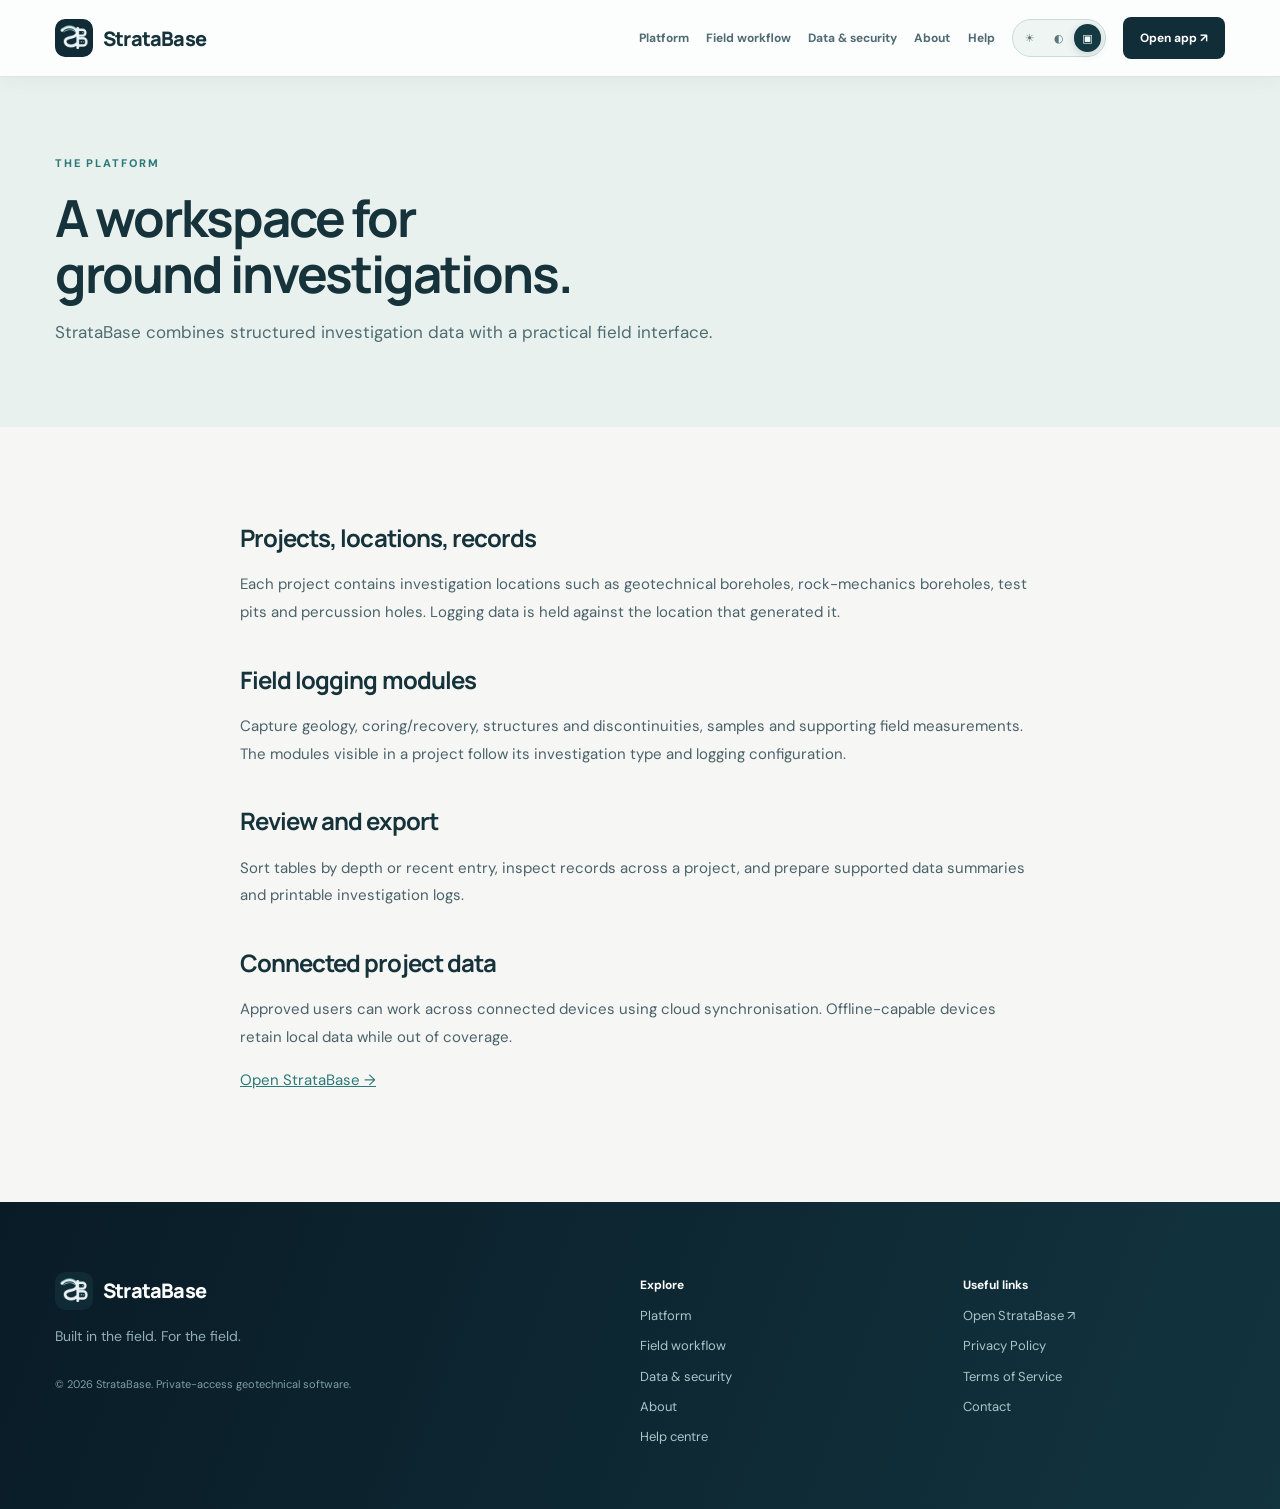
<file: platform/index.html>
<!DOCTYPE html>

<html lang="en"><head><script>try{const t=localStorage.getItem("sb-website-theme")||"system";document.documentElement.dataset.theme=t;}catch(e){document.documentElement.dataset.theme="system"}</script><meta charset="utf-8"/><meta content="width=device-width,initial-scale=1" name="viewport"/><meta content="#112c36" name="theme-color"/><meta content="Investigation logging, data review, project organisation and field-to-office workflows." name="description"/><title>Platform | StrataBase</title><link href="/stratabase-icon-192.png" rel="icon"/><link href="/site.css" rel="stylesheet"/><script defer="True" src="/site.js"></script></head><body><header class="site-header"><div class="frame nav-inner"><a class="wordmark" href="/"><img alt="" src="/stratabase-icon-192.png"/><span>StrataBase</span></a><button aria-controls="site-menu" aria-expanded="false" class="nav-toggle" onclick="const n=document.getElementById('site-menu');const o=n.classList.toggle('open');this.setAttribute('aria-expanded',o)">Menu <span aria-hidden="true">☰</span></button><nav aria-label="Main navigation" class="site-menu" id="site-menu"><a aria-current="page" href="/platform/">Platform</a><a href="/workflow/">Field workflow</a><a href="/security/">Data &amp; security</a><a href="/about/">About</a><a href="/help/">Help</a><div aria-label="Website appearance" class="theme-control" role="group"><span class="theme-control-title">APPEARANCE</span><button aria-label="Use light theme" data-sb-theme="light" title="Light theme" type="button">☀ <span>Light</span></button><button aria-label="Use Core Mode dark theme" data-sb-theme="dark" title="Core Mode" type="button">◐ <span>Core</span></button><button aria-label="Follow device appearance" data-sb-theme="system" title="System theme" type="button">▣ <span>Auto</span></button></div><a class="app-link" href="https://app.stratabase.co.za/">Open app <span aria-hidden="true">↗</span></a></nav></div></header><main><section class="page-intro"><div class="frame"><div class="eyebrow">The platform</div><h1>A workspace for ground investigations.</h1><p>StrataBase combines structured investigation data with a practical field interface.</p></div></section><article class="frame article"><h2>Projects, locations, records</h2><p>Each project contains investigation locations such as geotechnical boreholes, rock-mechanics boreholes, test pits and percussion holes. Logging data is held against the location that generated it.</p><h2>Field logging modules</h2><p>Capture geology, coring/recovery, structures and discontinuities, samples and supporting field measurements. The modules visible in a project follow its investigation type and logging configuration.</p><h2>Review and export</h2><p>Sort tables by depth or recent entry, inspect records across a project, and prepare supported data summaries and printable investigation logs.</p><h2>Connected project data</h2><p>Approved users can work across connected devices using cloud synchronisation. Offline-capable devices retain local data while out of coverage.</p><p><a href="https://app.stratabase.co.za/">Open StrataBase →</a></p></article></main><footer class="site-footer"><div class="frame footer-grid"><div><a class="wordmark" href="/"><img alt="" src="/stratabase-icon-192.png"/><span>StrataBase</span></a><p>Built in the field. For the field.</p><small>© 2026 StrataBase. Private-access geotechnical software.</small></div><div><strong>Explore</strong><a href="/platform/">Platform</a><a href="/workflow/">Field workflow</a><a href="/security/">Data &amp; security</a><a href="/about/">About</a><a href="/help/">Help centre</a></div><div><strong>Useful links</strong><a href="https://app.stratabase.co.za/">Open StrataBase ↗</a><a href="/privacy/">Privacy Policy</a><a href="/terms/">Terms of Service</a><a href="mailto:stratabase.dev@gmail.com">Contact</a></div></div></footer></body></html>
</file>
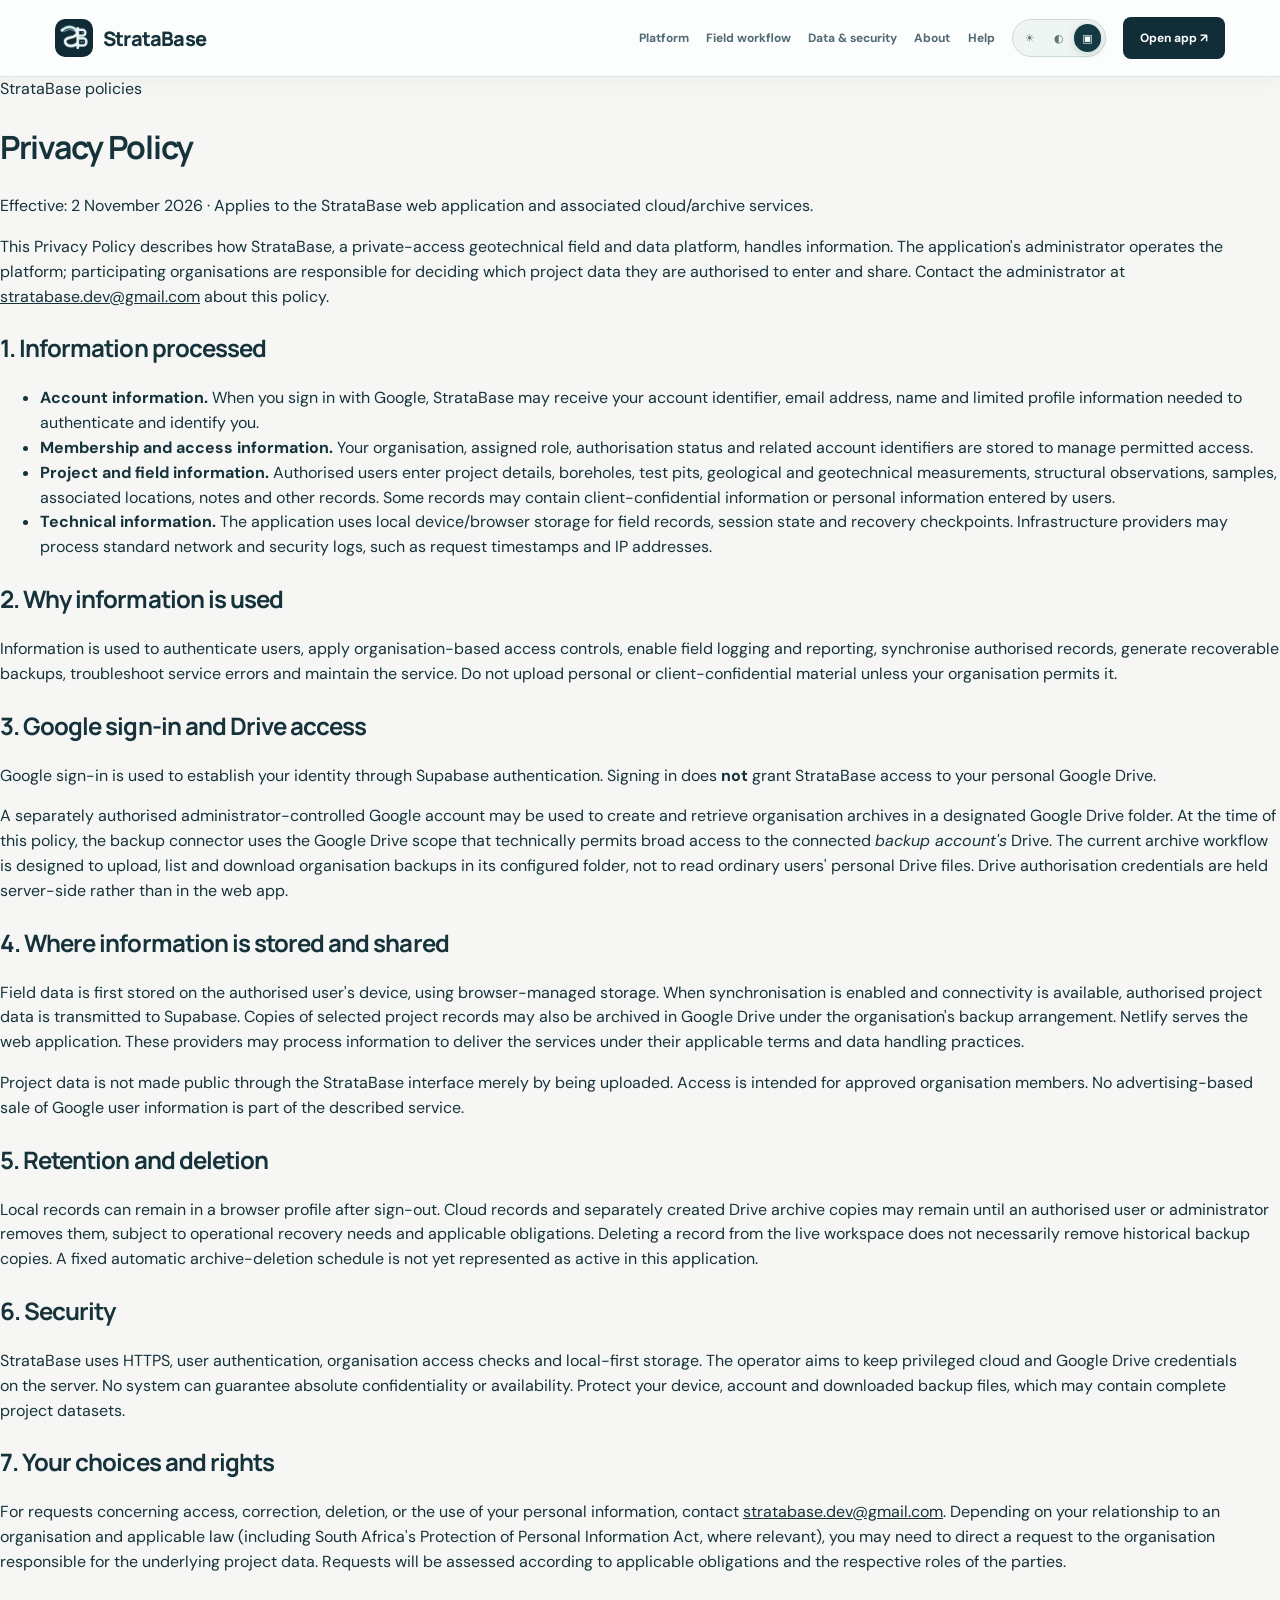
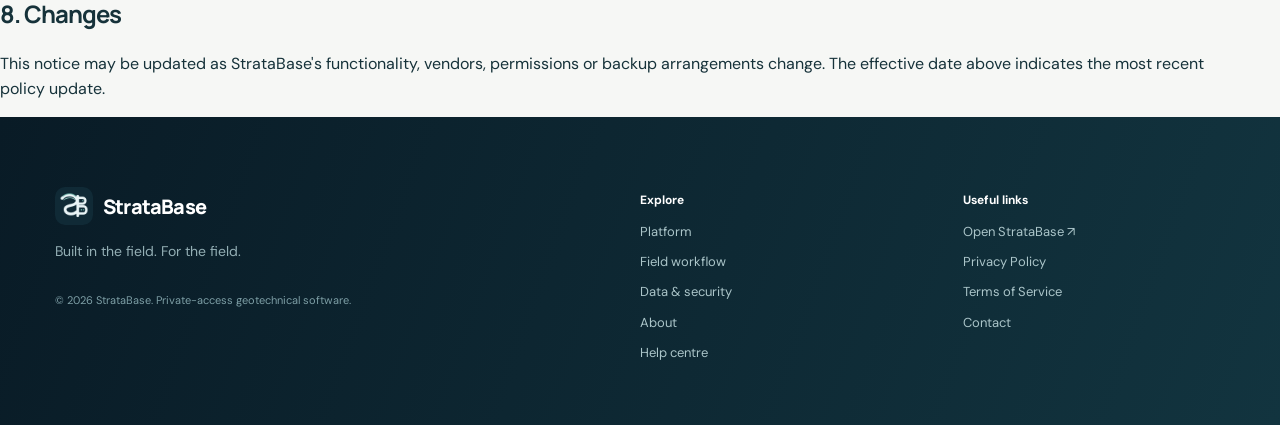
<file: privacy/index.html>
<!DOCTYPE html>

<html lang="en"><head><script>try{const t=localStorage.getItem("sb-website-theme")||"system";document.documentElement.dataset.theme=t;}catch(e){document.documentElement.dataset.theme="system"}</script><meta charset="utf-8"/><meta content="width=device-width,initial-scale=1" name="viewport"/><meta content="#112c36" name="theme-color"/><meta content="StrataBase Privacy Policy" name="description"/><title>Privacy Policy | StrataBase</title><link href="/stratabase-icon-192.png" rel="icon"/><link href="/site.css" rel="stylesheet"/><script defer="True" src="/site.js"></script></head><body><header class="site-header"><div class="frame nav-inner"><a class="wordmark" href="/"><img alt="" src="/stratabase-icon-192.png"/><span>StrataBase</span></a><button aria-controls="site-menu" aria-expanded="false" class="nav-toggle" onclick="const n=document.getElementById('site-menu');const o=n.classList.toggle('open');this.setAttribute('aria-expanded',o)">Menu <span aria-hidden="true">☰</span></button><nav aria-label="Main navigation" class="site-menu" id="site-menu"><a href="/platform/">Platform</a><a href="/workflow/">Field workflow</a><a href="/security/">Data &amp; security</a><a href="/about/">About</a><a href="/help/">Help</a><div aria-label="Website appearance" class="theme-control" role="group"><span class="theme-control-title">APPEARANCE</span><button aria-label="Use light theme" data-sb-theme="light" title="Light theme" type="button">☀ <span>Light</span></button><button aria-label="Use Core Mode dark theme" data-sb-theme="dark" title="Core Mode" type="button">◐ <span>Core</span></button><button aria-label="Follow device appearance" data-sb-theme="system" title="System theme" type="button">▣ <span>Auto</span></button></div><a class="app-link" href="https://app.stratabase.co.za/">Open app <span aria-hidden="true">↗</span></a></nav></div></header><main class="wrap main"><div class="kicker">StrataBase policies</div><h1>Privacy Policy</h1><p class="updated">Effective: 2 November 2026 · Applies to the StrataBase web application and associated cloud/archive services.</p>
<p>This Privacy Policy describes how StrataBase, a private-access geotechnical field and data platform, handles information. The application's administrator operates the platform; participating organisations are responsible for deciding which project data they are authorised to enter and share. Contact the administrator at <a href="mailto:stratabase.dev@gmail.com">stratabase.dev@gmail.com</a> about this policy.</p>
<h2>1. Information processed</h2><ul>
<li><strong>Account information.</strong> When you sign in with Google, StrataBase may receive your account identifier, email address, name and limited profile information needed to authenticate and identify you.</li>
<li><strong>Membership and access information.</strong> Your organisation, assigned role, authorisation status and related account identifiers are stored to manage permitted access.</li>
<li><strong>Project and field information.</strong> Authorised users enter project details, boreholes, test pits, geological and geotechnical measurements, structural observations, samples, associated locations, notes and other records. Some records may contain client-confidential information or personal information entered by users.</li>
<li><strong>Technical information.</strong> The application uses local device/browser storage for field records, session state and recovery checkpoints. Infrastructure providers may process standard network and security logs, such as request timestamps and IP addresses.</li>
</ul>
<h2>2. Why information is used</h2><p>Information is used to authenticate users, apply organisation-based access controls, enable field logging and reporting, synchronise authorised records, generate recoverable backups, troubleshoot service errors and maintain the service. Do not upload personal or client-confidential material unless your organisation permits it.</p>
<h2>3. Google sign-in and Drive access</h2><p>Google sign-in is used to establish your identity through Supabase authentication. Signing in does <strong>not</strong> grant StrataBase access to your personal Google Drive.</p><p>A separately authorised administrator-controlled Google account may be used to create and retrieve organisation archives in a designated Google Drive folder. At the time of this policy, the backup connector uses the Google Drive scope that technically permits broad access to the connected <em>backup account's</em> Drive. The current archive workflow is designed to upload, list and download organisation backups in its configured folder, not to read ordinary users' personal Drive files. Drive authorisation credentials are held server-side rather than in the web app.</p>
<h2>4. Where information is stored and shared</h2><p>Field data is first stored on the authorised user's device, using browser-managed storage. When synchronisation is enabled and connectivity is available, authorised project data is transmitted to Supabase. Copies of selected project records may also be archived in Google Drive under the organisation's backup arrangement. Netlify serves the web application. These providers may process information to deliver the services under their applicable terms and data handling practices.</p><p>Project data is not made public through the StrataBase interface merely by being uploaded. Access is intended for approved organisation members. No advertising-based sale of Google user information is part of the described service.</p>
<h2>5. Retention and deletion</h2><p>Local records can remain in a browser profile after sign-out. Cloud records and separately created Drive archive copies may remain until an authorised user or administrator removes them, subject to operational recovery needs and applicable obligations. Deleting a record from the live workspace does not necessarily remove historical backup copies. A fixed automatic archive-deletion schedule is not yet represented as active in this application.</p>
<h2>6. Security</h2><p>StrataBase uses HTTPS, user authentication, organisation access checks and local-first storage. The operator aims to keep privileged cloud and Google Drive credentials on the server. No system can guarantee absolute confidentiality or availability. Protect your device, account and downloaded backup files, which may contain complete project datasets.</p>
<h2>7. Your choices and rights</h2><p>For requests concerning access, correction, deletion, or the use of your personal information, contact <a href="mailto:stratabase.dev@gmail.com">stratabase.dev@gmail.com</a>. Depending on your relationship to an organisation and applicable law (including South Africa's Protection of Personal Information Act, where relevant), you may need to direct a request to the organisation responsible for the underlying project data. Requests will be assessed according to applicable obligations and the respective roles of the parties.</p>
<h2>8. Changes</h2><p>This notice may be updated as StrataBase's functionality, vendors, permissions or backup arrangements change. The effective date above indicates the most recent policy update.</p>
</main><footer class="site-footer"><div class="frame footer-grid"><div><a class="wordmark" href="/"><img alt="" src="/stratabase-icon-192.png"/><span>StrataBase</span></a><p>Built in the field. For the field.</p><small>© 2026 StrataBase. Private-access geotechnical software.</small></div><div><strong>Explore</strong><a href="/platform/">Platform</a><a href="/workflow/">Field workflow</a><a href="/security/">Data &amp; security</a><a href="/about/">About</a><a href="/help/">Help centre</a></div><div><strong>Useful links</strong><a href="https://app.stratabase.co.za/">Open StrataBase ↗</a><a href="/privacy/">Privacy Policy</a><a href="/terms/">Terms of Service</a><a href="mailto:stratabase.dev@gmail.com">Contact</a></div></div></footer></body></html>
</file>
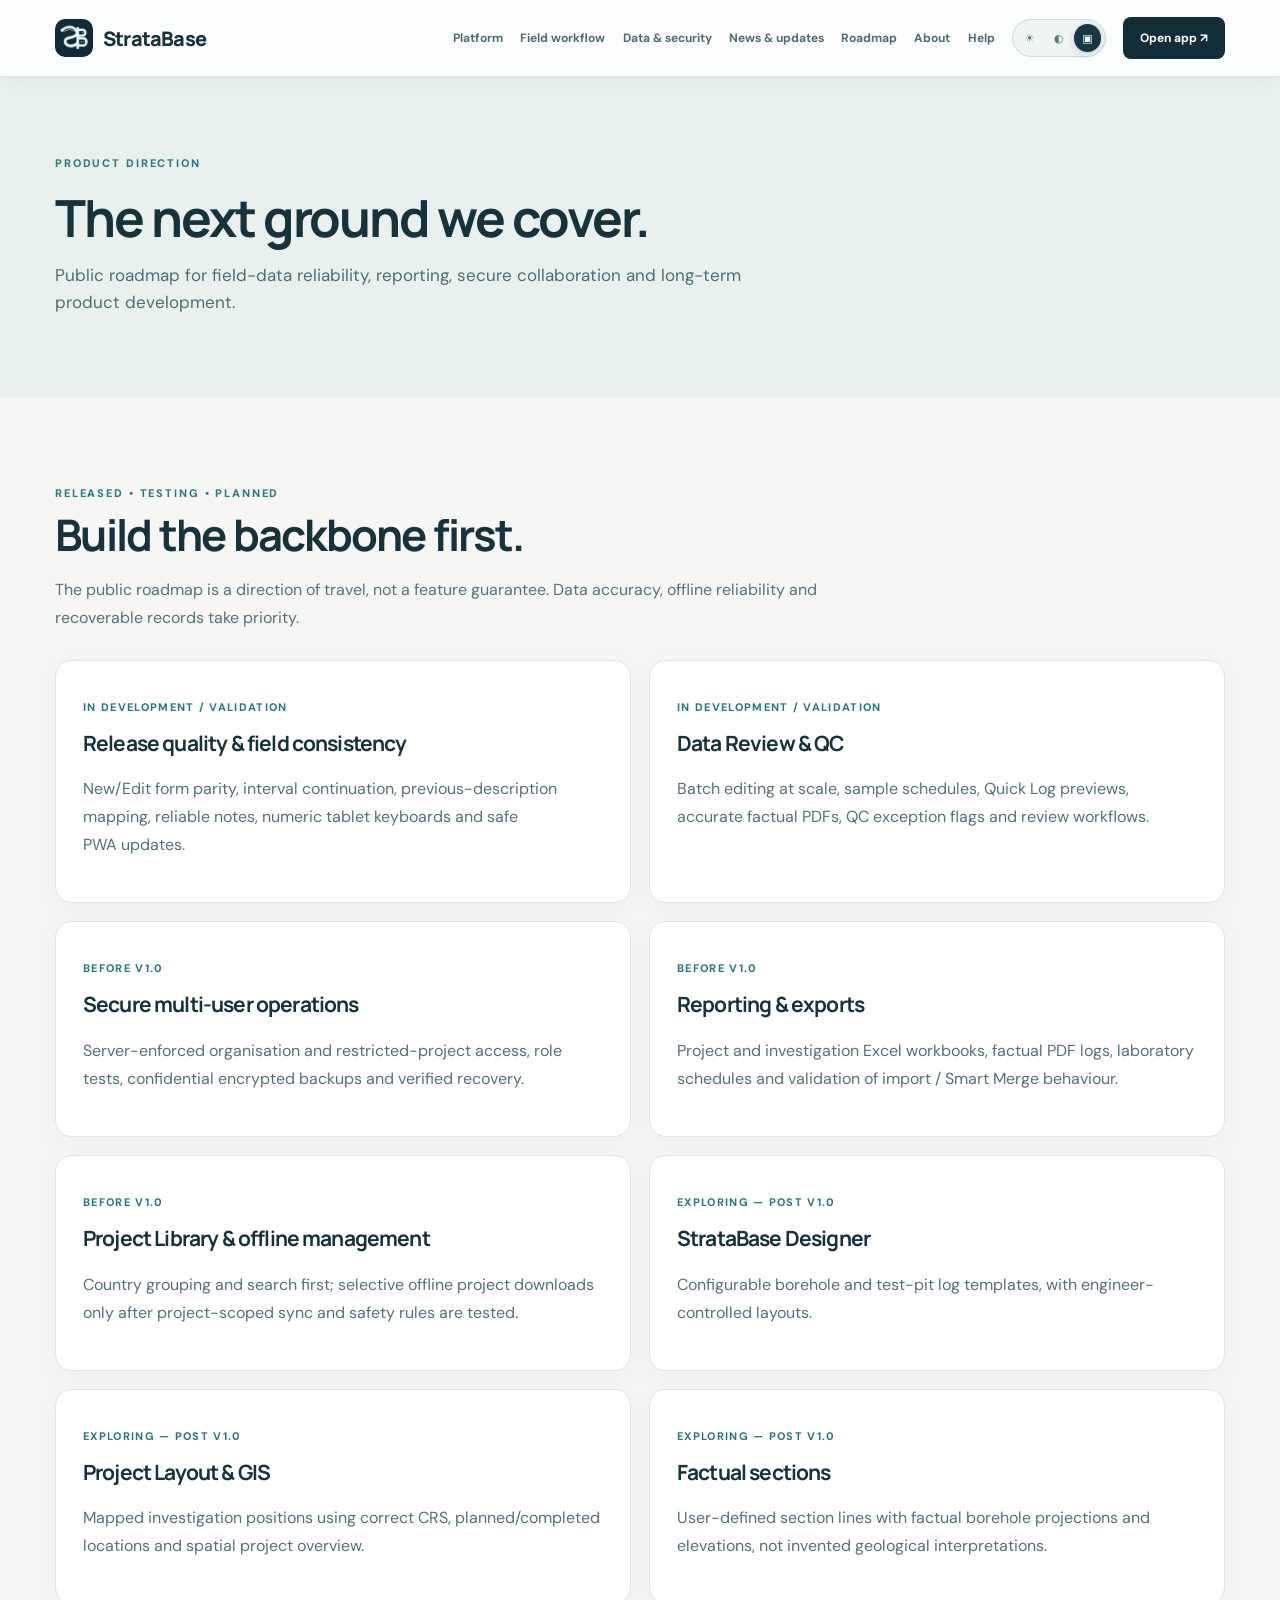
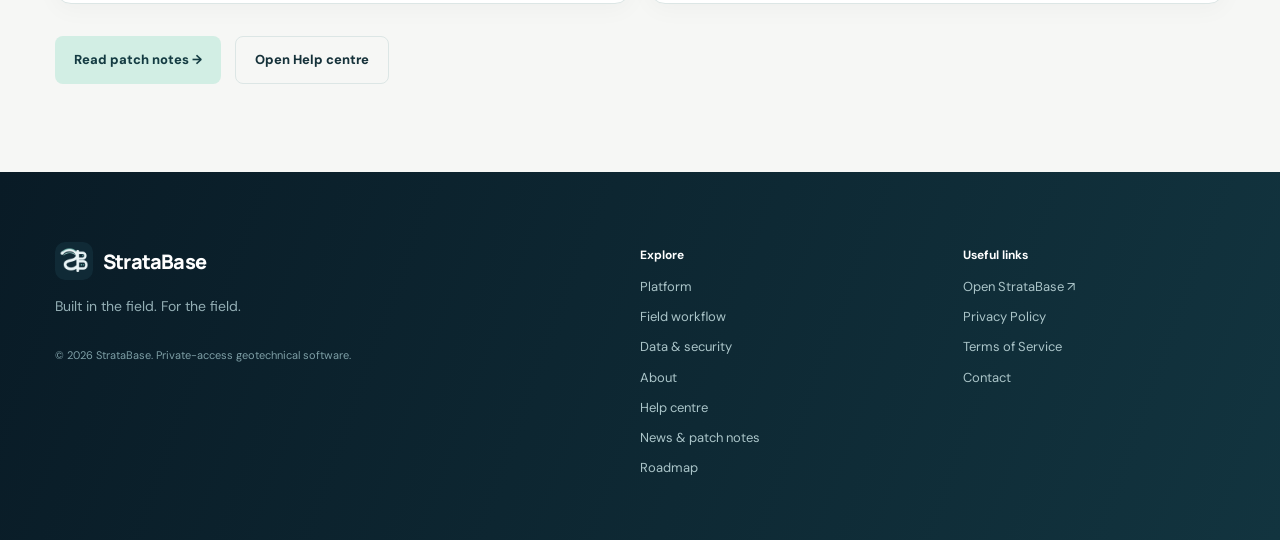
<file: roadmap/index.html>
<!DOCTYPE html>
<html lang="en"><head><script>try{document.documentElement.dataset.theme=localStorage.getItem("sb-website-theme")||"system"}catch(e){document.documentElement.dataset.theme="system"}</script><meta charset="utf-8"/><meta content="width=device-width,initial-scale=1" name="viewport"/><meta content="#112c36" name="theme-color"/><title>Roadmap | StrataBase</title><meta content="Public roadmap for field-data reliability, reporting, secure collaboration and long-term product development." name="description"/><link href="/stratabase-icon-192.png" rel="icon"/><link href="/site.css" rel="stylesheet"/><script defer="" src="/site.js"></script></head><body><header class="site-header"><div class="frame nav-inner"><a class="wordmark" href="/"><img alt="" src="/stratabase-icon-192.png"/><span>StrataBase</span></a><button aria-controls="site-menu" aria-expanded="false" class="nav-toggle" onclick="const n=document.getElementById('site-menu');const o=n.classList.toggle('open');this.setAttribute('aria-expanded',o)">Menu <span aria-hidden="true">☰</span></button><nav aria-label="Main navigation" class="site-menu" id="site-menu"><a href="/platform/">Platform</a><a href="/workflow/">Field workflow</a><a href="/security/">Data &amp; security</a><a href="/updates/">News &amp; updates</a><a href="/roadmap/">Roadmap</a><a href="/about/">About</a><a href="/help/">Help</a><div aria-label="Website appearance" class="theme-control" role="group"><span class="theme-control-title">APPEARANCE</span><button aria-label="Use light theme" data-sb-theme="light" title="Light theme" type="button">☀ <span>Light</span></button><button aria-label="Use Core Mode dark theme" data-sb-theme="dark" title="Core Mode" type="button">◐ <span>Core</span></button><button aria-label="Follow device appearance" data-sb-theme="system" title="System theme" type="button">▣ <span>Auto</span></button></div><a class="app-link" href="https://app.stratabase.co.za/">Open app <span aria-hidden="true">↗</span></a></nav></div></header><main><section class="page-intro"><div class="frame"><div class="eyebrow">PRODUCT DIRECTION</div><h1>The next ground we cover.</h1><p>Public roadmap for field-data reliability, reporting, secure collaboration and long-term product development.</p></div></section><section class="section"><div class="frame"><div class="sb-panel-intro"><div class="eyebrow">RELEASED • TESTING • PLANNED</div><h2>Build the backbone first.</h2><p>The public roadmap is a direction of travel, not a feature guarantee. Data accuracy, offline reliability and recoverable records take priority.</p></div><div class="sb-road-grid"><article class="sb-road-card"><p class="sb-road-status">In development / validation</p><h3>Release quality &amp; field consistency</h3><p>New/Edit form parity, interval continuation, previous-description mapping, reliable notes, numeric tablet keyboards and safe PWA updates.</p></article><article class="sb-road-card"><p class="sb-road-status">In development / validation</p><h3>Data Review &amp; QC</h3><p>Batch editing at scale, sample schedules, Quick Log previews, accurate factual PDFs, QC exception flags and review workflows.</p></article><article class="sb-road-card"><p class="sb-road-status">Before v1.0</p><h3>Secure multi-user operations</h3><p>Server-enforced organisation and restricted-project access, role tests, confidential encrypted backups and verified recovery.</p></article><article class="sb-road-card"><p class="sb-road-status">Before v1.0</p><h3>Reporting &amp; exports</h3><p>Project and investigation Excel workbooks, factual PDF logs, laboratory schedules and validation of import / Smart Merge behaviour.</p></article><article class="sb-road-card"><p class="sb-road-status">Before v1.0</p><h3>Project Library &amp; offline management</h3><p>Country grouping and search first; selective offline project downloads only after project-scoped sync and safety rules are tested.</p></article><article class="sb-road-card"><p class="sb-road-status">Exploring — post v1.0</p><h3>StrataBase Designer</h3><p>Configurable borehole and test-pit log templates, with engineer-controlled layouts.</p></article><article class="sb-road-card"><p class="sb-road-status">Exploring — post v1.0</p><h3>Project Layout &amp; GIS</h3><p>Mapped investigation positions using correct CRS, planned/completed locations and spatial project overview.</p></article><article class="sb-road-card"><p class="sb-road-status">Exploring — post v1.0</p><h3>Factual sections</h3><p>User-defined section lines with factual borehole projections and elevations, not invented geological interpretations.</p></article></div><div class="sb-road-foot"><a class="btn btn-mint" href="/updates/">Read patch notes →</a><a class="btn btn-outline-dark" href="/help/">Open Help centre</a></div></div></section></main><footer class="site-footer"><div class="frame footer-grid"><div><a class="wordmark" href="/"><img alt="" src="/stratabase-icon-192.png"/><span>StrataBase</span></a><p>Built in the field. For the field.</p><small>© 2026 StrataBase. Private-access geotechnical software.</small></div><div><strong>Explore</strong><a href="/platform/">Platform</a><a href="/workflow/">Field workflow</a><a href="/security/">Data &amp; security</a><a href="/about/">About</a><a href="/help/">Help centre</a><a href="/updates/">News &amp; patch notes</a><a href="/roadmap/">Roadmap</a></div><div><strong>Useful links</strong><a href="https://app.stratabase.co.za/">Open StrataBase ↗</a><a href="/privacy/">Privacy Policy</a><a href="/terms/">Terms of Service</a><a href="mailto:stratabase.dev@gmail.com">Contact</a></div></div></footer></body></html>
</file>
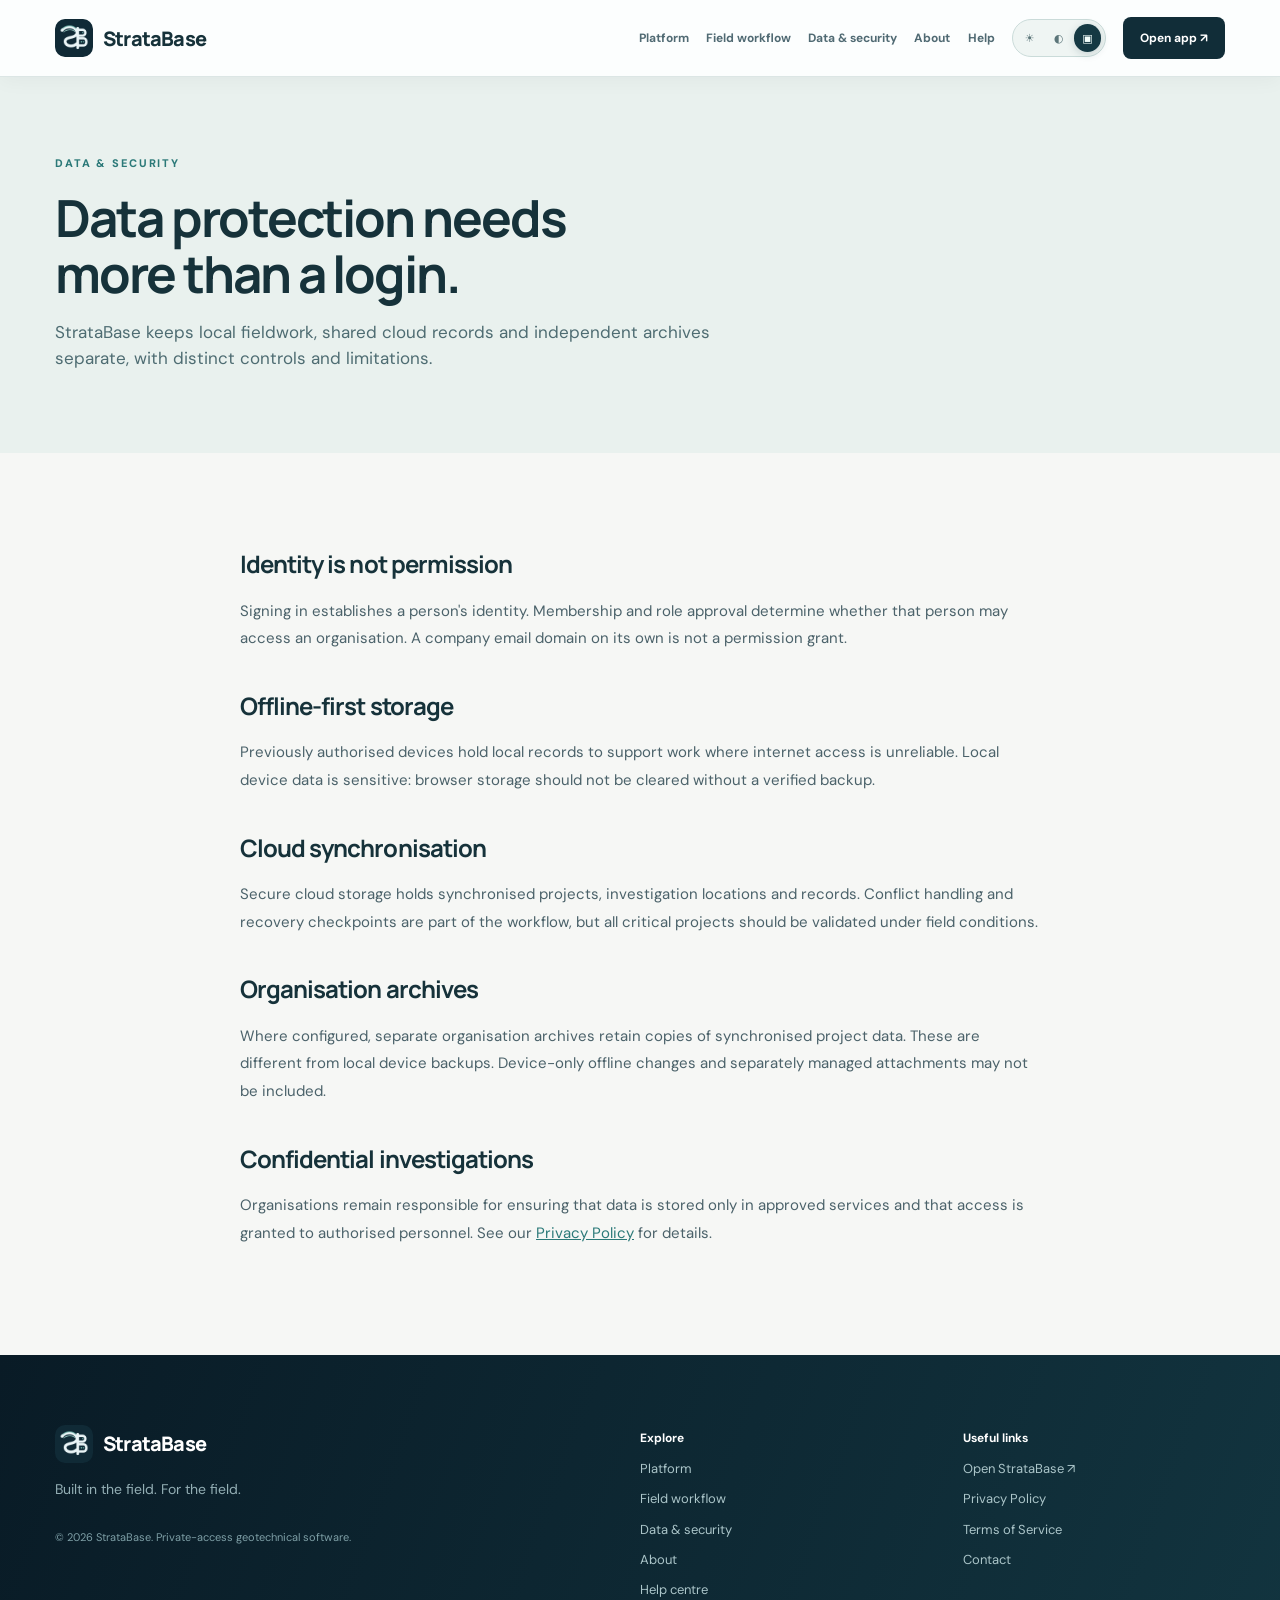
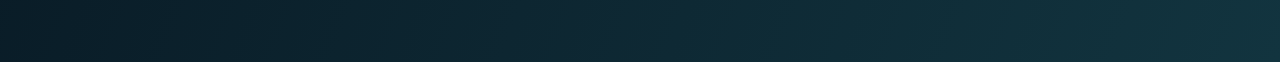
<file: security/index.html>
<!DOCTYPE html>

<html lang="en"><head><script>try{const t=localStorage.getItem("sb-website-theme")||"system";document.documentElement.dataset.theme=t;}catch(e){document.documentElement.dataset.theme="system"}</script><meta charset="utf-8"/><meta content="width=device-width,initial-scale=1" name="viewport"/><meta content="#112c36" name="theme-color"/><meta content="Organisational access controls, offline storage, cloud sync and separately authorised archives." name="description"/><title>Data and security | StrataBase</title><link href="/stratabase-icon-192.png" rel="icon"/><link href="/site.css" rel="stylesheet"/><script defer="True" src="/site.js"></script></head><body><header class="site-header"><div class="frame nav-inner"><a class="wordmark" href="/"><img alt="" src="/stratabase-icon-192.png"/><span>StrataBase</span></a><button aria-controls="site-menu" aria-expanded="false" class="nav-toggle" onclick="const n=document.getElementById('site-menu');const o=n.classList.toggle('open');this.setAttribute('aria-expanded',o)">Menu <span aria-hidden="true">☰</span></button><nav aria-label="Main navigation" class="site-menu" id="site-menu"><a href="/platform/">Platform</a><a href="/workflow/">Field workflow</a><a aria-current="page" href="/security/">Data &amp; security</a><a href="/about/">About</a><a href="/help/">Help</a><div aria-label="Website appearance" class="theme-control" role="group"><span class="theme-control-title">APPEARANCE</span><button aria-label="Use light theme" data-sb-theme="light" title="Light theme" type="button">☀ <span>Light</span></button><button aria-label="Use Core Mode dark theme" data-sb-theme="dark" title="Core Mode" type="button">◐ <span>Core</span></button><button aria-label="Follow device appearance" data-sb-theme="system" title="System theme" type="button">▣ <span>Auto</span></button></div><a class="app-link" href="https://app.stratabase.co.za/">Open app <span aria-hidden="true">↗</span></a></nav></div></header><main><section class="page-intro"><div class="frame"><div class="eyebrow">Data &amp; security</div><h1>Data protection needs more than a login.</h1><p>StrataBase keeps local fieldwork, shared cloud records and independent archives separate, with distinct controls and limitations.</p></div></section><article class="frame article"><h2>Identity is not permission</h2><p>Signing in establishes a person's identity. Membership and role approval determine whether that person may access an organisation. A company email domain on its own is not a permission grant.</p><h2>Offline-first storage</h2><p>Previously authorised devices hold local records to support work where internet access is unreliable. Local device data is sensitive: browser storage should not be cleared without a verified backup.</p><h2>Cloud synchronisation</h2><p>Secure cloud storage holds synchronised projects, investigation locations and records. Conflict handling and recovery checkpoints are part of the workflow, but all critical projects should be validated under field conditions.</p><h2>Organisation archives</h2><p>Where configured, separate organisation archives retain copies of synchronised project data. These are different from local device backups. Device-only offline changes and separately managed attachments may not be included.</p><h2>Confidential investigations</h2><p>Organisations remain responsible for ensuring that data is stored only in approved services and that access is granted to authorised personnel. See our <a href="/privacy/">Privacy Policy</a> for details.</p></article></main><footer class="site-footer"><div class="frame footer-grid"><div><a class="wordmark" href="/"><img alt="" src="/stratabase-icon-192.png"/><span>StrataBase</span></a><p>Built in the field. For the field.</p><small>© 2026 StrataBase. Private-access geotechnical software.</small></div><div><strong>Explore</strong><a href="/platform/">Platform</a><a href="/workflow/">Field workflow</a><a href="/security/">Data &amp; security</a><a href="/about/">About</a><a href="/help/">Help centre</a></div><div><strong>Useful links</strong><a href="https://app.stratabase.co.za/">Open StrataBase ↗</a><a href="/privacy/">Privacy Policy</a><a href="/terms/">Terms of Service</a><a href="mailto:stratabase.dev@gmail.com">Contact</a></div></div></footer></body></html>
</file>
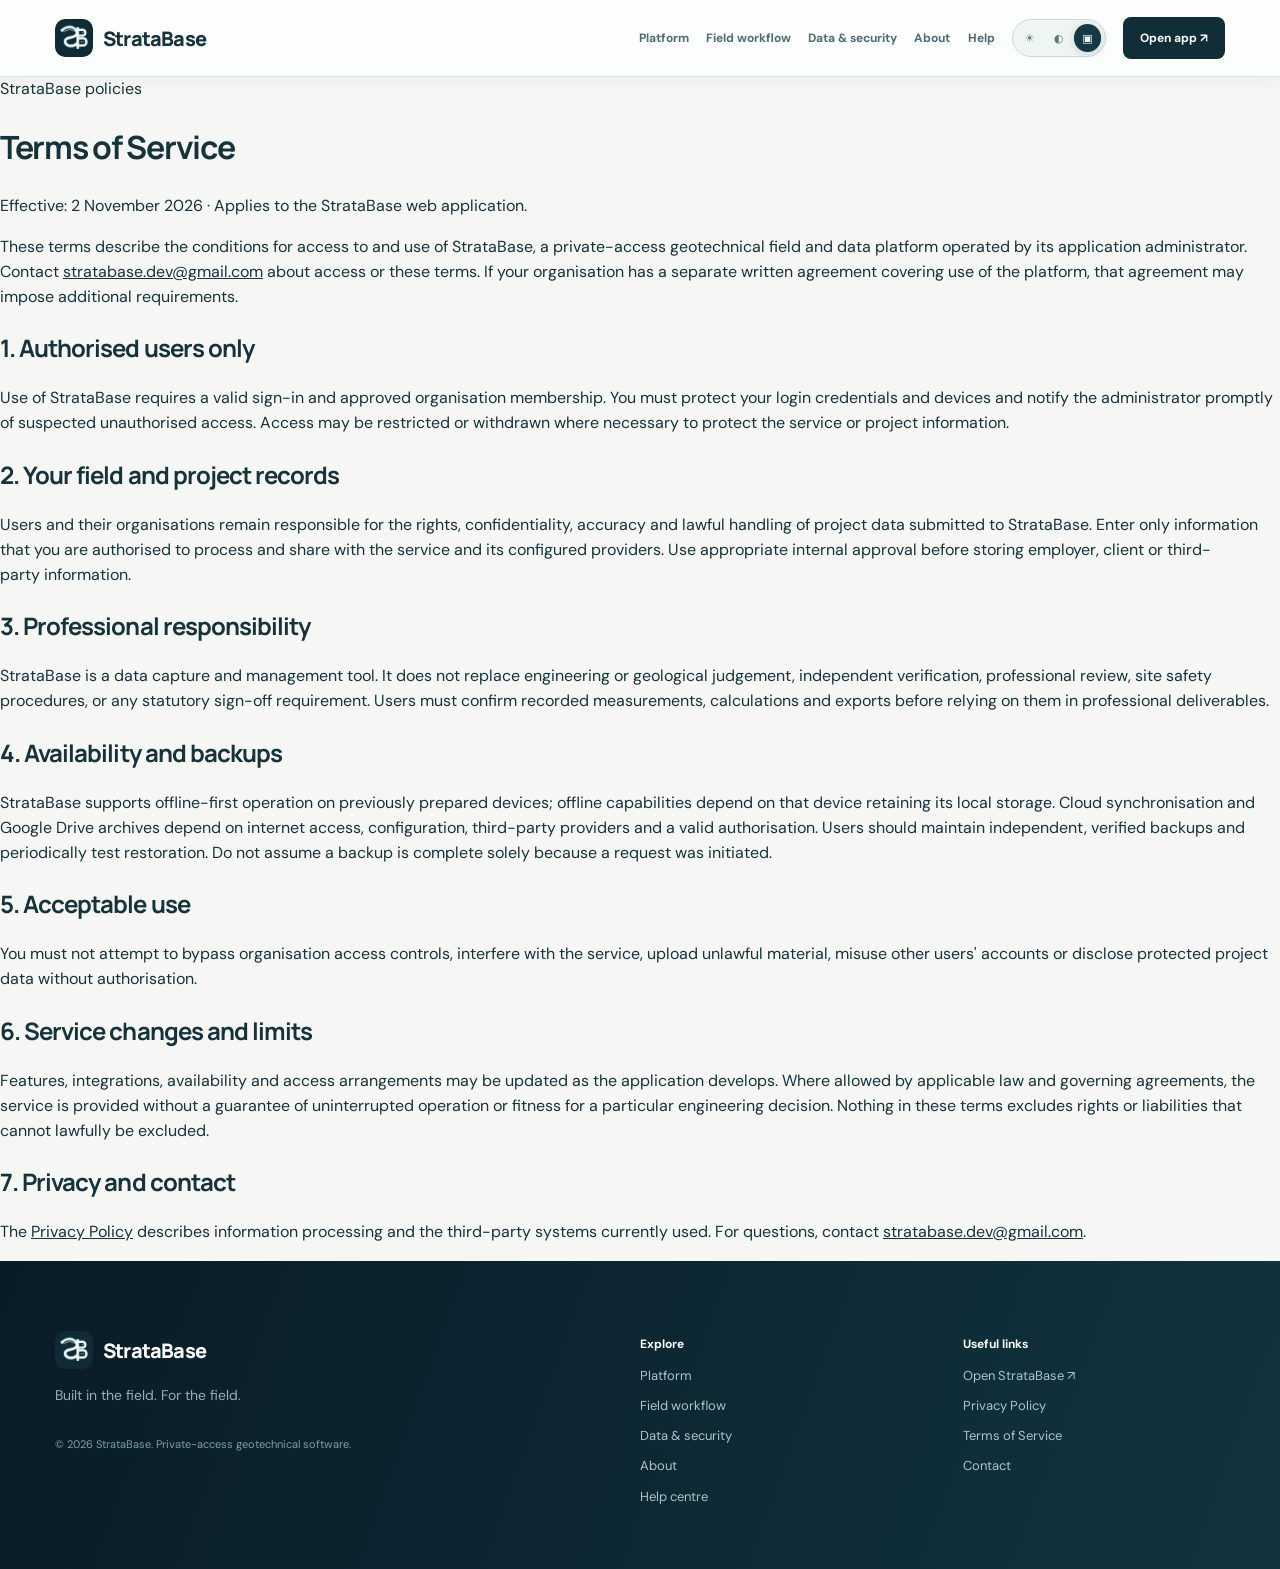
<file: terms/index.html>
<!DOCTYPE html>

<html lang="en"><head><script>try{const t=localStorage.getItem("sb-website-theme")||"system";document.documentElement.dataset.theme=t;}catch(e){document.documentElement.dataset.theme="system"}</script><meta charset="utf-8"/><meta content="width=device-width,initial-scale=1" name="viewport"/><meta content="#112c36" name="theme-color"/><meta content="StrataBase Terms of Service" name="description"/><title>Terms of Service | StrataBase</title><link href="/stratabase-icon-192.png" rel="icon"/><link href="/site.css" rel="stylesheet"/><script defer="True" src="/site.js"></script></head><body><header class="site-header"><div class="frame nav-inner"><a class="wordmark" href="/"><img alt="" src="/stratabase-icon-192.png"/><span>StrataBase</span></a><button aria-controls="site-menu" aria-expanded="false" class="nav-toggle" onclick="const n=document.getElementById('site-menu');const o=n.classList.toggle('open');this.setAttribute('aria-expanded',o)">Menu <span aria-hidden="true">☰</span></button><nav aria-label="Main navigation" class="site-menu" id="site-menu"><a href="/platform/">Platform</a><a href="/workflow/">Field workflow</a><a href="/security/">Data &amp; security</a><a href="/about/">About</a><a href="/help/">Help</a><div aria-label="Website appearance" class="theme-control" role="group"><span class="theme-control-title">APPEARANCE</span><button aria-label="Use light theme" data-sb-theme="light" title="Light theme" type="button">☀ <span>Light</span></button><button aria-label="Use Core Mode dark theme" data-sb-theme="dark" title="Core Mode" type="button">◐ <span>Core</span></button><button aria-label="Follow device appearance" data-sb-theme="system" title="System theme" type="button">▣ <span>Auto</span></button></div><a class="app-link" href="https://app.stratabase.co.za/">Open app <span aria-hidden="true">↗</span></a></nav></div></header><main class="wrap main"><div class="kicker">StrataBase policies</div><h1>Terms of Service</h1><p class="updated">Effective: 2 November 2026 · Applies to the StrataBase web application.</p>
<p>These terms describe the conditions for access to and use of StrataBase, a private-access geotechnical field and data platform operated by its application administrator. Contact <a href="mailto:stratabase.dev@gmail.com">stratabase.dev@gmail.com</a> about access or these terms. If your organisation has a separate written agreement covering use of the platform, that agreement may impose additional requirements.</p>
<h2>1. Authorised users only</h2><p>Use of StrataBase requires a valid sign-in and approved organisation membership. You must protect your login credentials and devices and notify the administrator promptly of suspected unauthorised access. Access may be restricted or withdrawn where necessary to protect the service or project information.</p>
<h2>2. Your field and project records</h2><p>Users and their organisations remain responsible for the rights, confidentiality, accuracy and lawful handling of project data submitted to StrataBase. Enter only information that you are authorised to process and share with the service and its configured providers. Use appropriate internal approval before storing employer, client or third-party information.</p>
<h2>3. Professional responsibility</h2><p>StrataBase is a data capture and management tool. It does not replace engineering or geological judgement, independent verification, professional review, site safety procedures, or any statutory sign-off requirement. Users must confirm recorded measurements, calculations and exports before relying on them in professional deliverables.</p>
<h2>4. Availability and backups</h2><p>StrataBase supports offline-first operation on previously prepared devices; offline capabilities depend on that device retaining its local storage. Cloud synchronisation and Google Drive archives depend on internet access, configuration, third-party providers and a valid authorisation. Users should maintain independent, verified backups and periodically test restoration. Do not assume a backup is complete solely because a request was initiated.</p>
<h2>5. Acceptable use</h2><p>You must not attempt to bypass organisation access controls, interfere with the service, upload unlawful material, misuse other users' accounts or disclose protected project data without authorisation.</p>
<h2>6. Service changes and limits</h2><p>Features, integrations, availability and access arrangements may be updated as the application develops. Where allowed by applicable law and governing agreements, the service is provided without a guarantee of uninterrupted operation or fitness for a particular engineering decision. Nothing in these terms excludes rights or liabilities that cannot lawfully be excluded.</p>
<h2>7. Privacy and contact</h2><p>The <a href="/privacy/">Privacy Policy</a> describes information processing and the third-party systems currently used. For questions, contact <a href="mailto:stratabase.dev@gmail.com">stratabase.dev@gmail.com</a>.</p>
</main><footer class="site-footer"><div class="frame footer-grid"><div><a class="wordmark" href="/"><img alt="" src="/stratabase-icon-192.png"/><span>StrataBase</span></a><p>Built in the field. For the field.</p><small>© 2026 StrataBase. Private-access geotechnical software.</small></div><div><strong>Explore</strong><a href="/platform/">Platform</a><a href="/workflow/">Field workflow</a><a href="/security/">Data &amp; security</a><a href="/about/">About</a><a href="/help/">Help centre</a></div><div><strong>Useful links</strong><a href="https://app.stratabase.co.za/">Open StrataBase ↗</a><a href="/privacy/">Privacy Policy</a><a href="/terms/">Terms of Service</a><a href="mailto:stratabase.dev@gmail.com">Contact</a></div></div></footer></body></html>
</file>
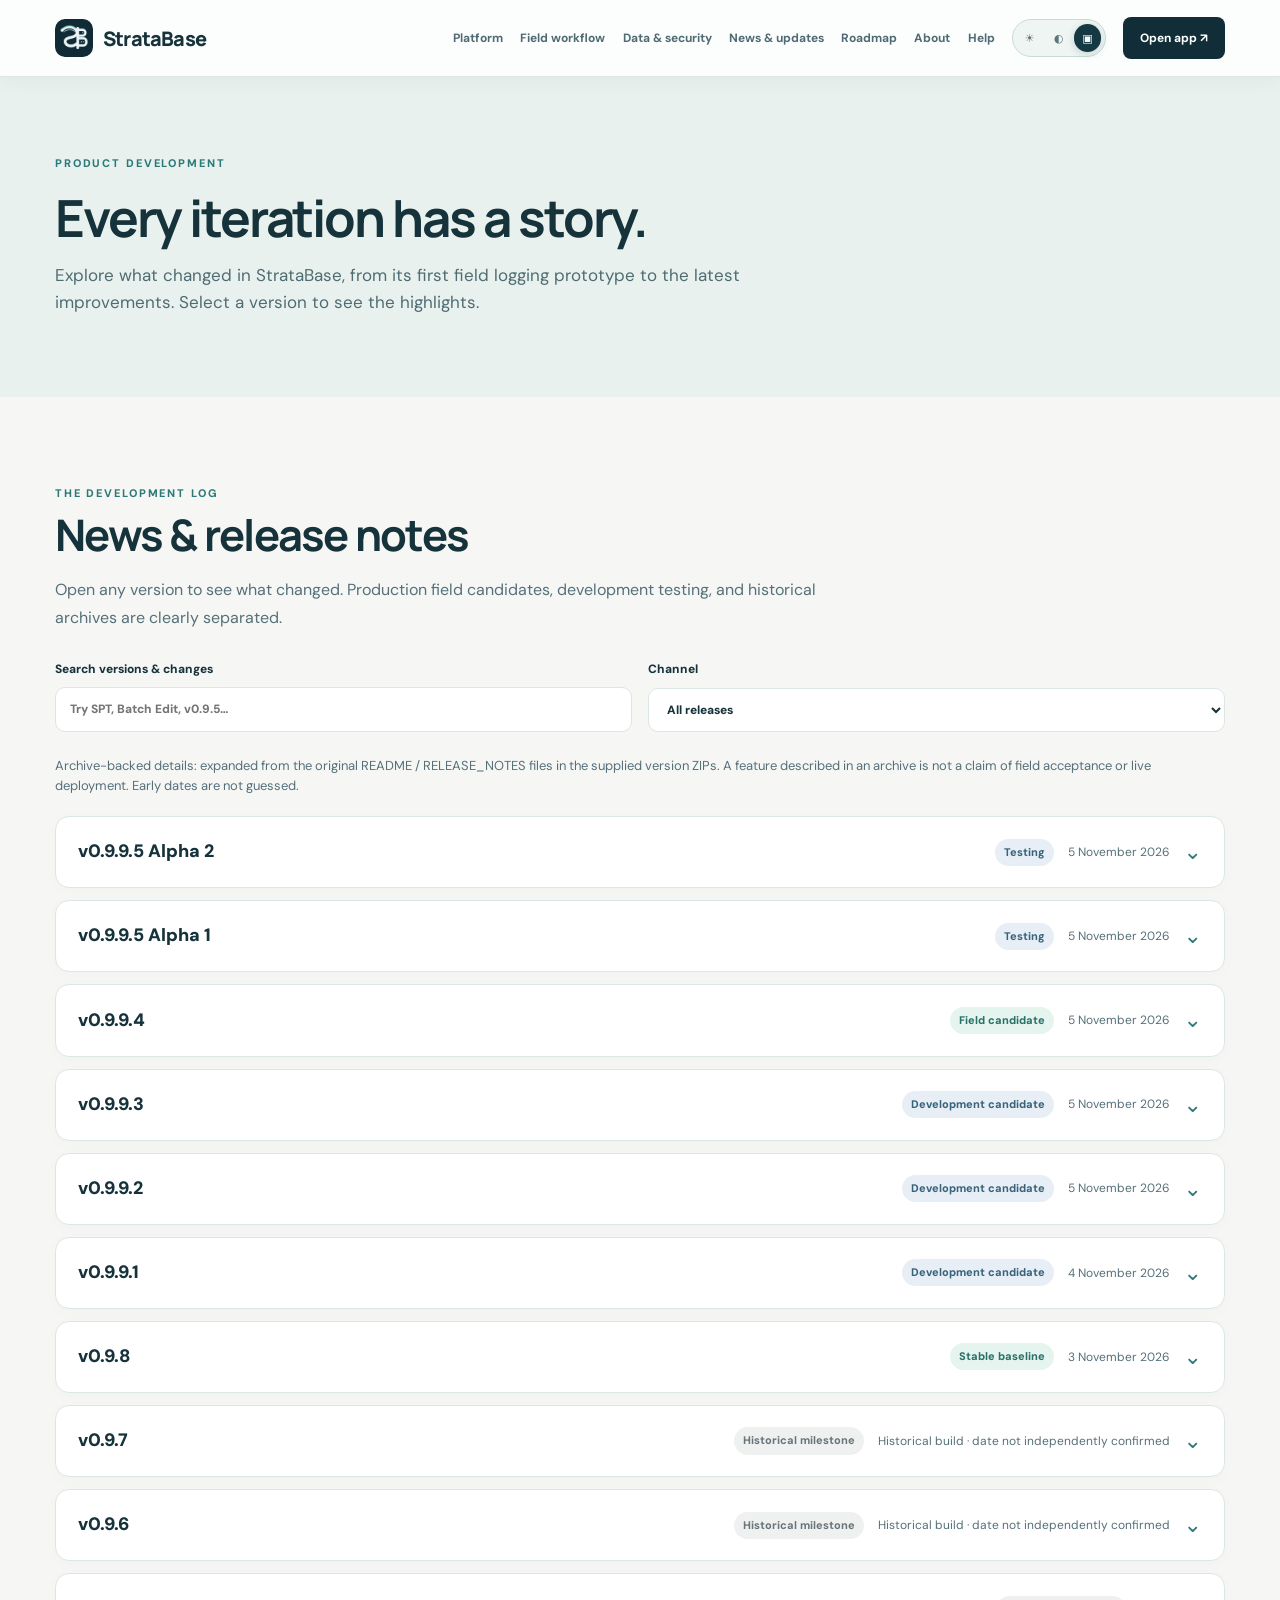
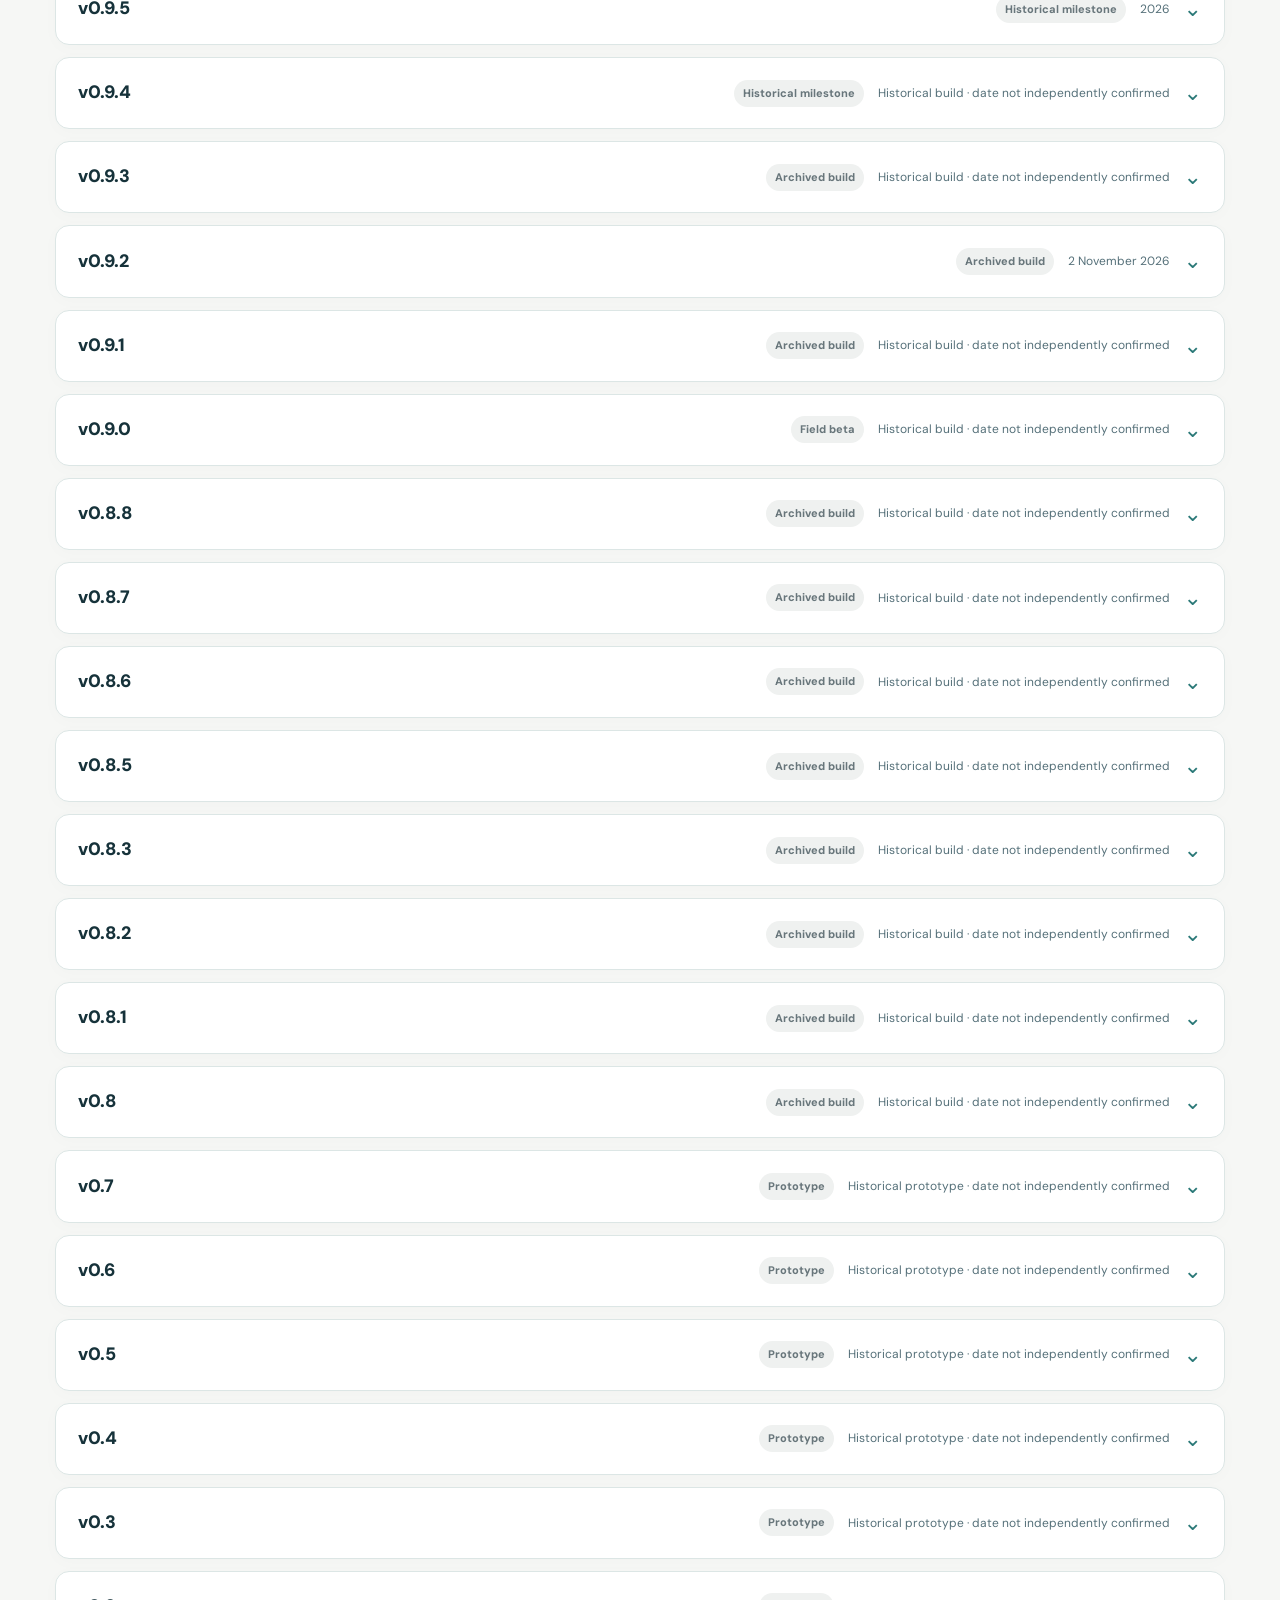
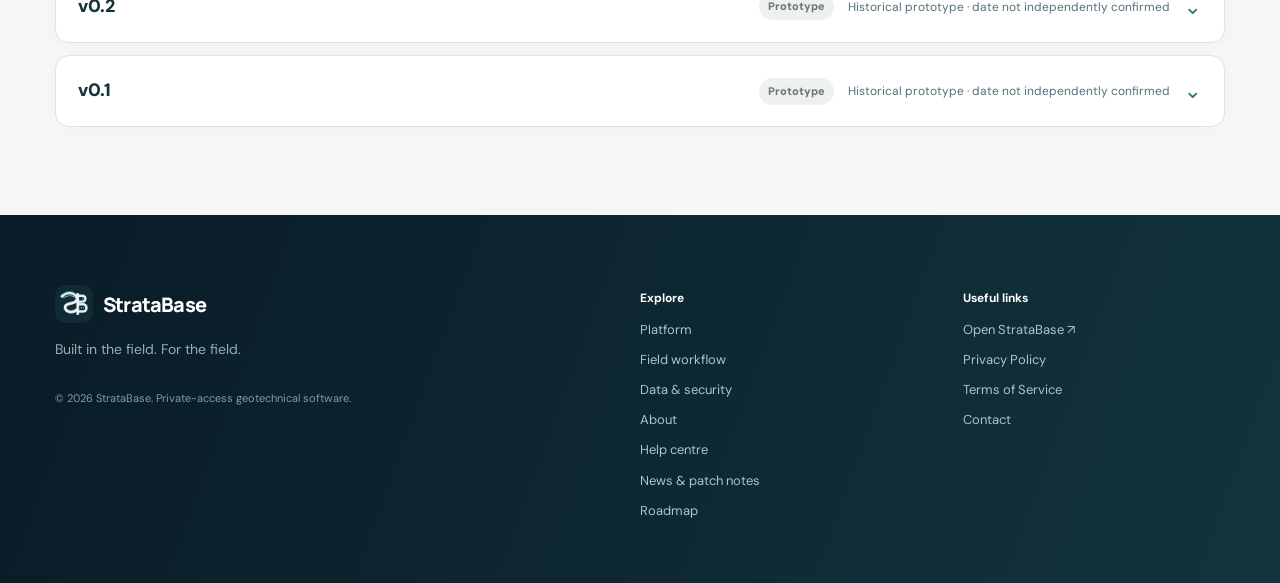
<file: updates/index.html>
<!DOCTYPE html>

<html lang="en"><head><script>try{document.documentElement.dataset.theme=localStorage.getItem("sb-website-theme")||"system"}catch(e){document.documentElement.dataset.theme="system"}</script><meta charset="utf-8"/><meta content="width=device-width,initial-scale=1" name="viewport"/><meta content="#112c36" name="theme-color"/><title>News &amp; patch notes | StrataBase</title><meta content="Detailed StrataBase release history, verified project milestones and development candidates." name="description"/><link href="/stratabase-icon-192.png" rel="icon"/><link href="/site.css" rel="stylesheet"/><script defer="" src="/site.js"></script></head><body><header class="site-header"><div class="frame nav-inner"><a class="wordmark" href="/"><img alt="" src="/stratabase-icon-192.png"/><span>StrataBase</span></a><button aria-controls="site-menu" aria-expanded="false" class="nav-toggle" onclick="const n=document.getElementById('site-menu');const o=n.classList.toggle('open');this.setAttribute('aria-expanded',o)">Menu <span aria-hidden="true">☰</span></button><nav aria-label="Main navigation" class="site-menu" id="site-menu"><a href="/platform/">Platform</a><a href="/workflow/">Field workflow</a><a href="/security/">Data &amp; security</a><a href="/updates/">News &amp; updates</a><a href="/roadmap/">Roadmap</a><a href="/about/">About</a><a href="/help/">Help</a><div aria-label="Website appearance" class="theme-control" role="group"><span class="theme-control-title">APPEARANCE</span><button aria-label="Use light theme" data-sb-theme="light" title="Light theme" type="button">☀ <span>Light</span></button><button aria-label="Use Core Mode dark theme" data-sb-theme="dark" title="Core Mode" type="button">◐ <span>Core</span></button><button aria-label="Follow device appearance" data-sb-theme="system" title="System theme" type="button">▣ <span>Auto</span></button></div><a class="app-link" href="https://app.stratabase.co.za/">Open app <span aria-hidden="true">↗</span></a></nav></div></header><main><section class="page-intro"><div class="frame"><div class="eyebrow">Product development</div><h1>Every iteration has a story.</h1><p>Explore what changed in StrataBase, from its first field logging prototype to the latest improvements. Select a version to see the highlights.</p></div></section><section class="section sb-release-section"><div class="frame"><div class="sb-panel-intro"><div class="eyebrow">THE DEVELOPMENT LOG</div><h2>News &amp; release notes</h2><p>Open any version to see what changed. Production field candidates, development testing, and historical archives are clearly separated.</p></div><div class="sb-release-toolbar"><label>Search versions &amp; changes<input aria-label="Search release notes" id="release-search" placeholder="Try SPT, Batch Edit, v0.9.5…" type="search"/></label><label>Channel<select id="release-filter"><option value="all">All releases</option><option value="production">Production &amp; field</option><option value="development">Development candidates</option><option value="history">Historical builds</option></select></label></div><p class="sb-historical-note">Archive-backed details: expanded from the original README / RELEASE_NOTES files in the supplied version ZIPs. A feature described in an archive is not a claim of field acceptance or live deployment. Early dates are not guessed.</p><div class="sb-release-list" id="release-list"><details class="sb-release-item" data-channel="development" data-release=""><summary><span class="sb-release-title">v0.9.9.5 Alpha 2</span><span class="sb-status sb-status-development">Testing</span><span class="sb-release-date">5 November 2026</span><span class="sb-caret">⌄</span></summary><div class="sb-release-detail"><p>Find projects faster using search, sorting and country filters.</p><ul><li>Find projects faster using search, sorting and country filters.</li><li>Preview factual investigation logs directly in StrataBase with Quick Log.</li><li>Review laboratory samples and open spreadsheet-style Batch Edit.</li><li>Move between Log Review, Data Review and quality checks more easily.</li><li>Improved desktop navigation and release information.</li></ul><p class="sb-release-limit">Development preview — features may change before general release.</p></div></details><details class="sb-release-item" data-channel="development" data-release=""><summary><span class="sb-release-title">v0.9.9.5 Alpha 1</span><span class="sb-status sb-status-development">Testing</span><span class="sb-release-date">5 November 2026</span><span class="sb-caret">⌄</span></summary><div class="sb-release-detail"><p>Improved automatic depth continuation and reusing geological descriptions.</p><ul><li>Improved automatic depth continuation and reusing geological descriptions.</li><li>Batch Edit now supports larger record sets with page navigation.</li><li>Review unusual recovery measurements without discarding the original readings.</li><li>Organised Data Review into easier-to-navigate sections.</li></ul><p class="sb-release-limit">Development preview — features may change before general release.</p></div></details><details class="sb-release-item" data-channel="production" data-release=""><summary><span class="sb-release-title">v0.9.9.4</span><span class="sb-status sb-status-production">Field candidate</span><span class="sb-release-date">5 November 2026</span><span class="sb-caret">⌄</span></summary><div class="sb-release-detail"><p>Continue importing valid records when some spreadsheet rows need correction; flagged rows are listed separately.</p><ul><li>Continue importing valid records when some spreadsheet rows need correction; flagged rows are listed separately.</li><li>Improved in-situ testing forms and geological detail carry-over.</li><li>Refreshed installed application icons.</li></ul></div></details><details class="sb-release-item" data-channel="development" data-release=""><summary><span class="sb-release-title">v0.9.9.3</span><span class="sb-status sb-status-development">Development candidate</span><span class="sb-release-date">5 November 2026</span><span class="sb-caret">⌄</span></summary><div class="sb-release-detail"><p>Corrected switching between SPT and Point Load forms while editing.</p><ul><li>Corrected switching between SPT and Point Load forms while editing.</li><li>Improved geological description and weathering information carried into Point Load records.</li><li>Protects existing manually entered descriptions.</li></ul><p class="sb-release-limit">Development preview — features may change before general release.</p></div></details><details class="sb-release-item" data-channel="development" data-release=""><summary><span class="sb-release-title">v0.9.9.2</span><span class="sb-status sb-status-development">Development candidate</span><span class="sb-release-date">5 November 2026</span><span class="sb-caret">⌄</span></summary><div class="sb-release-detail"><p>Streamlined the next-discontinuity prompt during structural logging.</p><ul><li>Streamlined the next-discontinuity prompt during structural logging.</li><li>Improved SPT blow-count calculations, including partial tests and refusal.</li><li>Point Load records can reuse relevant geological details from the logged interval.</li></ul><p class="sb-release-limit">Development preview — features may change before general release.</p></div></details><details class="sb-release-item" data-channel="development" data-release=""><summary><span class="sb-release-title">v0.9.9.1</span><span class="sb-status sb-status-development">Development candidate</span><span class="sb-release-date">4 November 2026</span><span class="sb-caret">⌄</span></summary><div class="sb-release-detail"><p>Improved Rock Mechanics geotechnical logging and consistency between creating and editing records.</p><ul><li>Improved Rock Mechanics geotechnical logging and consistency between creating and editing records.</li><li>Expanded spreadsheet-style Batch Edit for faster corrections.</li><li>Added more careful handling of matching imported records to avoid overwriting existing information.</li></ul><p class="sb-release-limit">Development preview — features may change before general release.</p></div></details><details class="sb-release-item" data-channel="production" data-release=""><summary><span class="sb-release-title">v0.9.8</span><span class="sb-status sb-status-production">Stable baseline</span><span class="sb-release-date">3 November 2026</span><span class="sb-caret">⌄</span></summary><div class="sb-release-detail"><p>Improved engineering-focused Excel exports with clearer columns and useful filtering.</p><ul><li>Improved engineering-focused Excel exports with clearer columns and useful filtering.</li><li>Expanded spreadsheet import matching and review before records are added.</li><li>Improved depth ordering and structural orientation handling.</li><li>Added extra checks to prevent conflicting geological intervals from being imported inadvertently.</li></ul></div></details><details class="sb-release-item" data-channel="history" data-release=""><summary><span class="sb-release-title">v0.9.7</span><span class="sb-status sb-status-history">Historical milestone</span><span class="sb-release-date">Historical build · date not independently confirmed</span><span class="sb-caret">⌄</span></summary><div class="sb-release-detail"><p>Improved structural logging field layout and record handling.</p><ul><li>Improved structural logging field layout and record handling.</li><li>Made conflicting edits easier to compare and resolve.</li><li>Strengthened protection for work saved locally before it reaches the cloud.</li></ul></div></details><details class="sb-release-item" data-channel="history" data-release=""><summary><span class="sb-release-title">v0.9.6</span><span class="sb-status sb-status-history">Historical milestone</span><span class="sb-release-date">Historical build · date not independently confirmed</span><span class="sb-caret">⌄</span></summary><div class="sb-release-detail"><p>Added protection against duplicate active project numbers.</p><ul><li>Added protection against duplicate active project numbers.</li><li>Improved horizon editing with multiple notes.</li><li>Expanded options for generating logs across an investigation type.</li></ul></div></details><details class="sb-release-item" data-channel="history" data-release=""><summary><span class="sb-release-title">v0.9.5</span><span class="sb-status sb-status-history">Historical milestone</span><span class="sb-release-date">2026</span><span class="sb-caret">⌄</span></summary><div class="sb-release-detail"><p>Introduced email-and-password sign-in with email verification.</p><ul><li>Introduced email-and-password sign-in with email verification.</li><li>Added organisation join requests and administrator approval.</li><li>Improved account-access guidance.</li></ul></div></details><details class="sb-release-item" data-channel="history" data-release=""><summary><span class="sb-release-title">v0.9.4</span><span class="sb-status sb-status-history">Historical milestone</span><span class="sb-release-date">Historical build · date not independently confirmed</span><span class="sb-caret">⌄</span></summary><div class="sb-release-detail"><p>Introduced organisation backups that can be created, downloaded and restored.</p><ul><li>Introduced organisation backups that can be created, downloaded and restored.</li><li>Improved the sign-in and organisation membership experience.</li><li>Expanded project workbooks and laboratory information sharing.</li></ul></div></details><details class="sb-release-item" data-channel="history" data-release=""><summary><span class="sb-release-title">v0.9.3</span><span class="sb-status sb-status-history">Archived build</span><span class="sb-release-date">Historical build · date not independently confirmed</span><span class="sb-caret">⌄</span></summary><div class="sb-release-detail"><p>Moved sorting controls closer to the records being reviewed.</p><ul><li>Moved sorting controls closer to the records being reviewed.</li><li>Expanded options for exporting and importing an individual project.</li><li>Improved record review and daily logging navigation.</li></ul></div></details><details class="sb-release-item" data-channel="history" data-release=""><summary><span class="sb-release-title">v0.9.2</span><span class="sb-status sb-status-history">Archived build</span><span class="sb-release-date">2 November 2026</span><span class="sb-caret">⌄</span></summary><div class="sb-release-detail"><p>Incremental improvements to early StrataBase workflows.</p><ul><li>Incremental improvements to early StrataBase workflows.</li></ul></div></details><details class="sb-release-item" data-channel="history" data-release=""><summary><span class="sb-release-title">v0.9.1</span><span class="sb-status sb-status-history">Archived build</span><span class="sb-release-date">Historical build · date not independently confirmed</span><span class="sb-caret">⌄</span></summary><div class="sb-release-detail"><p>Introduced secure account access for approved organisation members.</p><ul><li>Introduced secure account access for approved organisation members.</li><li>Improved access to already prepared field data when offline.</li></ul></div></details><details class="sb-release-item" data-channel="history" data-release=""><summary><span class="sb-release-title">v0.9.0</span><span class="sb-status sb-status-history">Field beta</span><span class="sb-release-date">Historical build · date not independently confirmed</span><span class="sb-caret">⌄</span></summary><div class="sb-release-detail"><p>Introduced organisation-based sign-in and connected project records.</p><ul><li>Introduced organisation-based sign-in and connected project records.</li><li>Added a dedicated Account &amp; Device workspace.</li><li>Improved synchronisation, conflict review and recovery tools.</li></ul></div></details><details class="sb-release-item" data-channel="history" data-release=""><summary><span class="sb-release-title">v0.8.8</span><span class="sb-status sb-status-history">Archived build</span><span class="sb-release-date">Historical build · date not independently confirmed</span><span class="sb-caret">⌄</span></summary><div class="sb-release-detail"><p>Improved reliability of offline application installation.</p><ul><li>Improved reliability of offline application installation.</li><li>Expanded recovery checkpoints and restoring unfinished work.</li><li>Refined shift-end summaries and project reporting.</li></ul></div></details><details class="sb-release-item" data-channel="history" data-release=""><summary><span class="sb-release-title">v0.8.7</span><span class="sb-status sb-status-history">Archived build</span><span class="sb-release-date">Historical build · date not independently confirmed</span><span class="sb-caret">⌄</span></summary><div class="sb-release-detail"><p>Improved test-pit factual log layout.</p><ul><li>Improved test-pit factual log layout.</li><li>Expanded investigation summary grouping for soil descriptions.</li><li>Refined borehole and percussion log presentation.</li></ul></div></details><details class="sb-release-item" data-channel="history" data-release=""><summary><span class="sb-release-title">v0.8.6</span><span class="sb-status sb-status-history">Archived build</span><span class="sb-release-date">Historical build · date not independently confirmed</span><span class="sb-caret">⌄</span></summary><div class="sb-release-detail"><p>Added clearer selections for joint parameters and rock classification.</p><ul><li>Added clearer selections for joint parameters and rock classification.</li><li>Improved supporting descriptions for geological logging codes.</li></ul></div></details><details class="sb-release-item" data-channel="history" data-release=""><summary><span class="sb-release-title">v0.8.5</span><span class="sb-status sb-status-history">Archived build</span><span class="sb-release-date">Historical build · date not independently confirmed</span><span class="sb-caret">⌄</span></summary><div class="sb-release-detail"><p>Made geological descriptions more flexible while retaining recognised classification choices.</p><ul><li>Made geological descriptions more flexible while retaining recognised classification choices.</li><li>Improved support for natural descriptions of material changes and transitions.</li></ul></div></details><details class="sb-release-item" data-channel="history" data-release=""><summary><span class="sb-release-title">v0.8.3</span><span class="sb-status sb-status-history">Archived build</span><span class="sb-release-date">Historical build · date not independently confirmed</span><span class="sb-caret">⌄</span></summary><div class="sb-release-detail"><p>Renamed technical field labels to clearer terms.</p><ul><li>Renamed technical field labels to clearer terms.</li><li>Added direct editing and deletion in recovery tables.</li><li>Improved data-entry calculations and record review.</li></ul></div></details><details class="sb-release-item" data-channel="history" data-release=""><summary><span class="sb-release-title">v0.8.2</span><span class="sb-status sb-status-history">Archived build</span><span class="sb-release-date">Historical build · date not independently confirmed</span><span class="sb-caret">⌄</span></summary><div class="sb-release-detail"><p>Introduced project-wide Data Review.</p><ul><li>Introduced project-wide Data Review.</li><li>Added filters by investigation type, location and dataset.</li><li>Expanded editing and rock-mechanics configuration options.</li></ul></div></details><details class="sb-release-item" data-channel="history" data-release=""><summary><span class="sb-release-title">v0.8.1</span><span class="sb-status sb-status-history">Archived build</span><span class="sb-release-date">Historical build · date not independently confirmed</span><span class="sb-caret">⌄</span></summary><div class="sb-release-detail"><p>Introduced laboratory management and sample schedules.</p><ul><li>Introduced laboratory management and sample schedules.</li><li>Added laboratory selection within project settings.</li><li>Expanded spreadsheet imports and initial factual-log exports.</li></ul></div></details><details class="sb-release-item" data-channel="history" data-release=""><summary><span class="sb-release-title">v0.8</span><span class="sb-status sb-status-history">Archived build</span><span class="sb-release-date">Historical build · date not independently confirmed</span><span class="sb-caret">⌄</span></summary><div class="sb-release-detail"><p>Introduced the StrataBase name and SB emblem.</p><ul><li>Introduced the StrataBase name and SB emblem.</li><li>Added persistent desktop navigation and responsive smaller-screen navigation.</li><li>Expanded dashboards and project-level quality checks.</li></ul></div></details><details class="sb-release-item" data-channel="history" data-release=""><summary><span class="sb-release-title">v0.7</span><span class="sb-status sb-status-history">Prototype</span><span class="sb-release-date">Historical prototype · date not independently confirmed</span><span class="sb-caret">⌄</span></summary><div class="sb-release-detail"><p>Improved the order of rock-description fields.</p><ul><li>Improved the order of rock-description fields.</li><li>Added standard-guided choices for grain size, weathering, joint spacing and strength.</li><li>Added faster reuse of descriptions from previous intervals.</li></ul></div></details><details class="sb-release-item" data-channel="history" data-release=""><summary><span class="sb-release-title">v0.6</span><span class="sb-status sb-status-history">Prototype</span><span class="sb-release-date">Historical prototype · date not independently confirmed</span><span class="sb-caret">⌄</span></summary><div class="sb-release-detail"><p>Made it faster to add several investigation locations in succession.</p><ul><li>Made it faster to add several investigation locations in succession.</li><li>Improved searchable geological legend choices.</li></ul></div></details><details class="sb-release-item" data-channel="history" data-release=""><summary><span class="sb-release-title">v0.5</span><span class="sb-status sb-status-history">Prototype</span><span class="sb-release-date">Historical prototype · date not independently confirmed</span><span class="sb-caret">⌄</span></summary><div class="sb-release-detail"><p>Improved project selection and navigation.</p><ul><li>Improved project selection and navigation.</li><li>Introduced clearer depth and interval checks.</li><li>Refined the early test-pit workflow.</li></ul></div></details><details class="sb-release-item" data-channel="history" data-release=""><summary><span class="sb-release-title">v0.4</span><span class="sb-status sb-status-history">Prototype</span><span class="sb-release-date">Historical prototype · date not independently confirmed</span><span class="sb-caret">⌄</span></summary><div class="sb-release-detail"><p>Improved first-time project creation and navigation.</p><ul><li>Improved first-time project creation and navigation.</li><li>Made project setup clearer before starting investigations.</li></ul></div></details><details class="sb-release-item" data-channel="history" data-release=""><summary><span class="sb-release-title">v0.3</span><span class="sb-status sb-status-history">Prototype</span><span class="sb-release-date">Historical prototype · date not independently confirmed</span><span class="sb-caret">⌄</span></summary><div class="sb-release-detail"><p>Improved project and investigation form alignment.</p><ul><li>Improved project and investigation form alignment.</li><li>Made locally opened early versions more reliable.</li><li>Added clearer local storage status.</li></ul></div></details><details class="sb-release-item" data-channel="history" data-release=""><summary><span class="sb-release-title">v0.2</span><span class="sb-status sb-status-history">Prototype</span><span class="sb-release-date">Historical prototype · date not independently confirmed</span><span class="sb-caret">⌄</span></summary><div class="sb-release-detail"><p>Improved layout across desktop, tablets and phones.</p><ul><li>Improved layout across desktop, tablets and phones.</li><li>Made project creation and selection easier to understand.</li></ul></div></details><details class="sb-release-item" data-channel="history" data-release=""><summary><span class="sb-release-title">v0.1</span><span class="sb-status sb-status-history">Prototype</span><span class="sb-release-date">Historical prototype · date not independently confirmed</span><span class="sb-caret">⌄</span></summary><div class="sb-release-detail"><p>Created the first multi-project field logging prototype.</p><ul><li>Created the first multi-project field logging prototype.</li><li>Supported test pits, geotechnical boreholes, rock-mechanics boreholes and percussion boreholes.</li><li>Introduced local data storage and early project backups.</li></ul></div></details></div><p hidden="" id="release-empty">No releases match these filters.</p></div></section></main><footer class="site-footer"><div class="frame footer-grid"><div><a class="wordmark" href="/"><img alt="" src="/stratabase-icon-192.png"/><span>StrataBase</span></a><p>Built in the field. For the field.</p><small>© 2026 StrataBase. Private-access geotechnical software.</small></div><div><strong>Explore</strong><a href="/platform/">Platform</a><a href="/workflow/">Field workflow</a><a href="/security/">Data &amp; security</a><a href="/about/">About</a><a href="/help/">Help centre</a><a href="/updates/">News &amp; patch notes</a><a href="/roadmap/">Roadmap</a></div><div><strong>Useful links</strong><a href="https://app.stratabase.co.za/">Open StrataBase ↗</a><a href="/privacy/">Privacy Policy</a><a href="/terms/">Terms of Service</a><a href="mailto:stratabase.dev@gmail.com">Contact</a></div></div></footer></body></html>
</file>
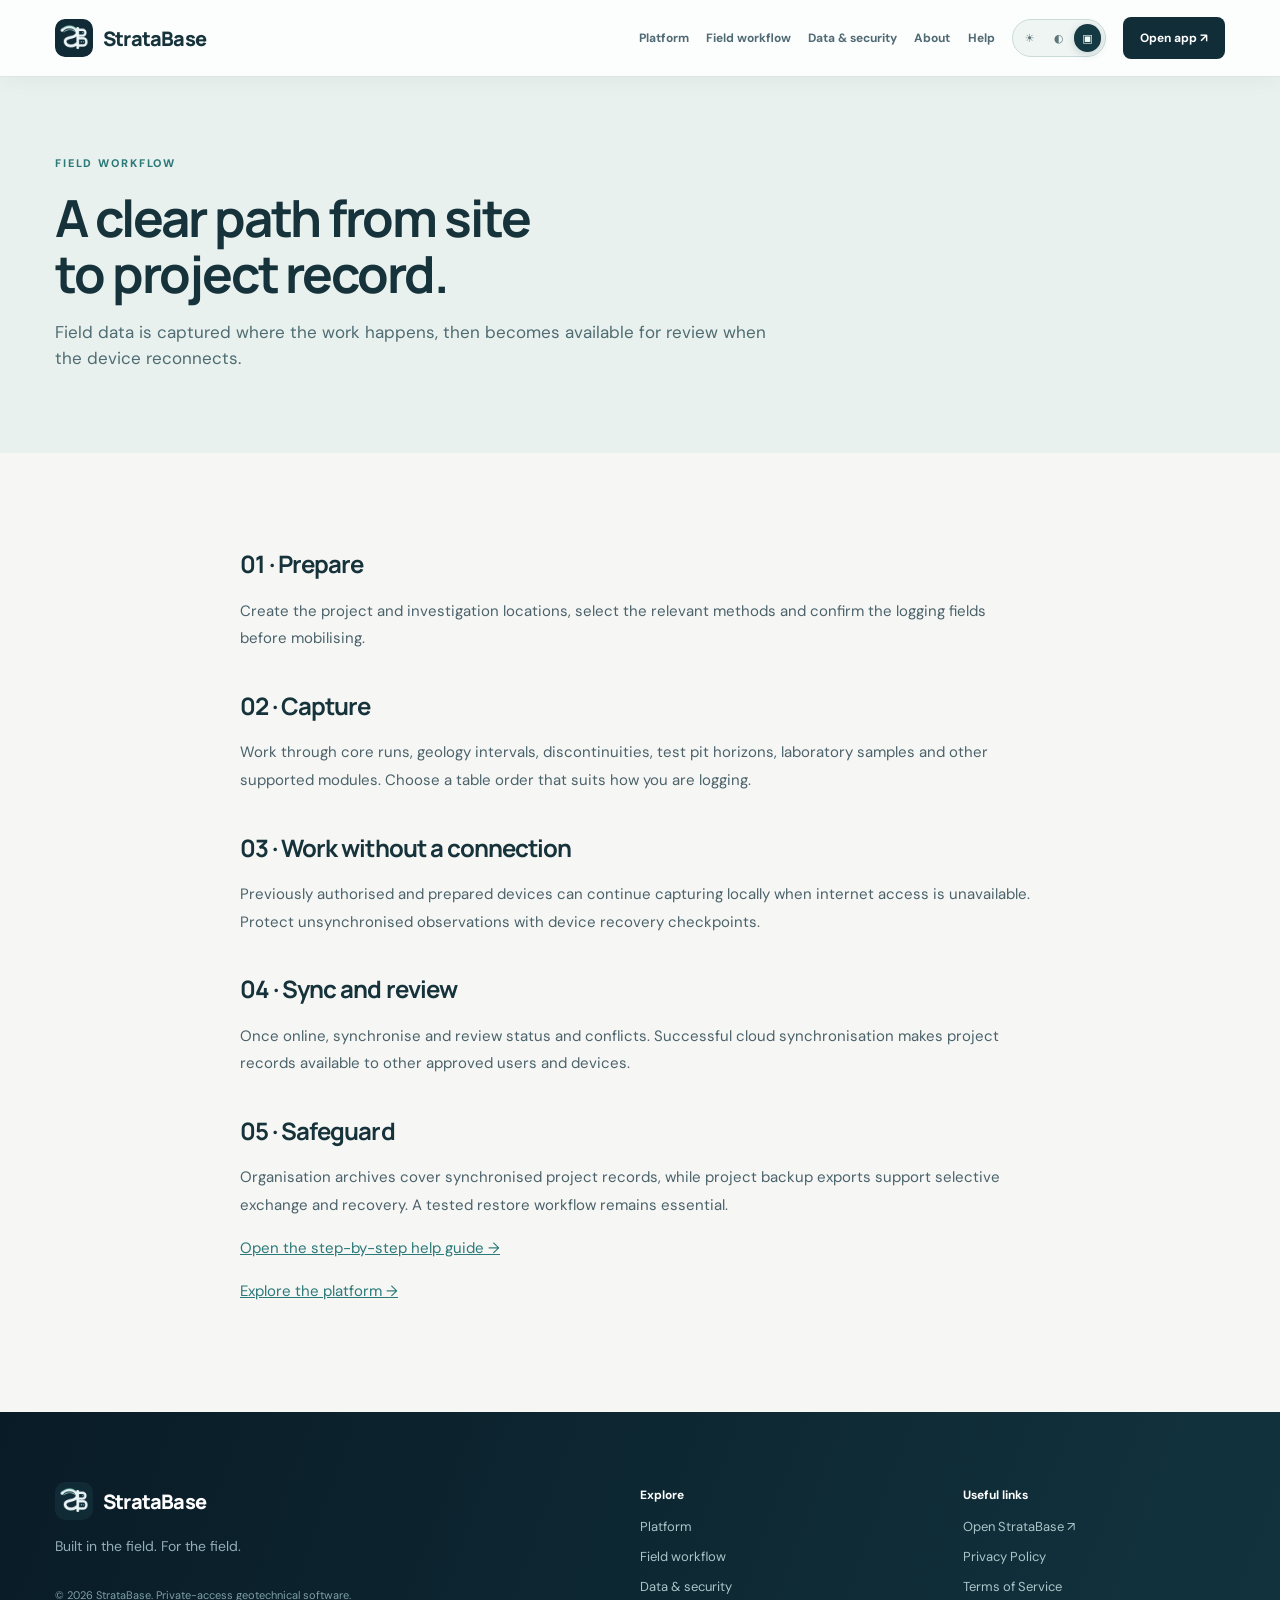
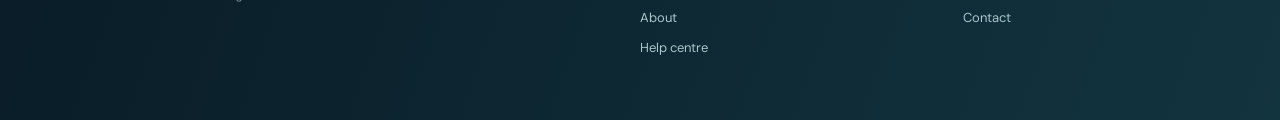
<file: workflow/index.html>
<!DOCTYPE html>

<html lang="en"><head><script>try{const t=localStorage.getItem("sb-website-theme")||"system";document.documentElement.dataset.theme=t;}catch(e){document.documentElement.dataset.theme="system"}</script><meta charset="utf-8"/><meta content="width=device-width,initial-scale=1" name="viewport"/><meta content="#112c36" name="theme-color"/><meta content="Plan and log investigations on site, work offline, and review project information." name="description"/><title>Field workflow | StrataBase</title><link href="/stratabase-icon-192.png" rel="icon"/><link href="/site.css" rel="stylesheet"/><script defer="True" src="/site.js"></script></head><body><header class="site-header"><div class="frame nav-inner"><a class="wordmark" href="/"><img alt="" src="/stratabase-icon-192.png"/><span>StrataBase</span></a><button aria-controls="site-menu" aria-expanded="false" class="nav-toggle" onclick="const n=document.getElementById('site-menu');const o=n.classList.toggle('open');this.setAttribute('aria-expanded',o)">Menu <span aria-hidden="true">☰</span></button><nav aria-label="Main navigation" class="site-menu" id="site-menu"><a href="/platform/">Platform</a><a aria-current="page" href="/workflow/">Field workflow</a><a href="/security/">Data &amp; security</a><a href="/about/">About</a><a href="/help/">Help</a><div aria-label="Website appearance" class="theme-control" role="group"><span class="theme-control-title">APPEARANCE</span><button aria-label="Use light theme" data-sb-theme="light" title="Light theme" type="button">☀ <span>Light</span></button><button aria-label="Use Core Mode dark theme" data-sb-theme="dark" title="Core Mode" type="button">◐ <span>Core</span></button><button aria-label="Follow device appearance" data-sb-theme="system" title="System theme" type="button">▣ <span>Auto</span></button></div><a class="app-link" href="https://app.stratabase.co.za/">Open app <span aria-hidden="true">↗</span></a></nav></div></header><main><section class="page-intro"><div class="frame"><div class="eyebrow">Field workflow</div><h1>A clear path from site to project record.</h1><p>Field data is captured where the work happens, then becomes available for review when the device reconnects.</p></div></section><article class="frame article"><h2>01 · Prepare</h2><p>Create the project and investigation locations, select the relevant methods and confirm the logging fields before mobilising.</p><h2>02 · Capture</h2><p>Work through core runs, geology intervals, discontinuities, test pit horizons, laboratory samples and other supported modules. Choose a table order that suits how you are logging.</p><h2>03 · Work without a connection</h2><p>Previously authorised and prepared devices can continue capturing locally when internet access is unavailable. Protect unsynchronised observations with device recovery checkpoints.</p><h2>04 · Sync and review</h2><p>Once online, synchronise and review status and conflicts. Successful cloud synchronisation makes project records available to other approved users and devices.</p><h2>05 · Safeguard</h2><p>Organisation archives cover synchronised project records, while project backup exports support selective exchange and recovery. A tested restore workflow remains essential.</p><p><a href="/help/">Open the step-by-step help guide →</a></p><p><a href="/platform/">Explore the platform →</a></p></article></main><footer class="site-footer"><div class="frame footer-grid"><div><a class="wordmark" href="/"><img alt="" src="/stratabase-icon-192.png"/><span>StrataBase</span></a><p>Built in the field. For the field.</p><small>© 2026 StrataBase. Private-access geotechnical software.</small></div><div><strong>Explore</strong><a href="/platform/">Platform</a><a href="/workflow/">Field workflow</a><a href="/security/">Data &amp; security</a><a href="/about/">About</a><a href="/help/">Help centre</a></div><div><strong>Useful links</strong><a href="https://app.stratabase.co.za/">Open StrataBase ↗</a><a href="/privacy/">Privacy Policy</a><a href="/terms/">Terms of Service</a><a href="mailto:stratabase.dev@gmail.com">Contact</a></div></div></footer></body></html>
</file>
<file: site.css>
@import url('https://fonts.googleapis.com/css2?family=DM+Sans:wght@400;500;600;700&family=Manrope:wght@400;500;600;700;800&display=swap');
:root{--nav:#112d38;--nav2:#183d48;--ink:#16323a;--sub:#557079;--sea:#2b7978;--mint:#b9e0d4;--bg:#f6f7f5;--line:#dce6e5;--paper:#fff;--lim:#e7ece9}*{box-sizing:border-box}html{scroll-behavior:smooth}body{margin:0;background:var(--bg);font-family:'DM Sans',system-ui,sans-serif;color:var(--ink);line-height:1.55}h1,h2,h3,.wordmark{font-family:'Manrope',system-ui,sans-serif;letter-spacing:-.04em}a{color:inherit}a:focus-visible,button:focus-visible{outline:3px solid #56a69c;outline-offset:3px}.frame{width:min(1170px,calc(100% - 48px));margin:auto}.site-header{background:#fff;border-bottom:1px solid var(--line);position:sticky;top:0;z-index:20;box-shadow:0 3px 15px rgba(20,50,55,.025)}.nav-inner{min-height:76px;display:flex;align-items:center;justify-content:space-between;gap:30px}.wordmark{display:flex;gap:10px;align-items:center;font-weight:800;color:var(--ink);font-size:20px;text-decoration:none;letter-spacing:-.04em}.wordmark img{height:38px;width:38px;border-radius:10px}.site-menu{display:flex;align-items:center;gap:31px;font-size:13px;font-weight:700}.site-menu>a{text-decoration:none;color:#506a73;white-space:nowrap}.site-menu>a:hover{color:var(--sea)}.site-menu .app-link{background:var(--nav);padding:12px 17px;border-radius:8px;color:#fff}.site-menu .app-link:hover{background:#28625f;color:#fff}.nav-toggle{display:none;border:1px solid var(--line);border-radius:8px;padding:9px 14px;background:#fff;color:var(--ink);font-weight:700}.section{padding:88px 0}.eyebrow{text-transform:uppercase;letter-spacing:.17em;color:var(--sea);font-size:11px;font-weight:800}.eyebrow.light{color:#83c9c1}.hero{background:linear-gradient(128deg,#102c36 0%,#1b4047 100%);color:#fff;overflow:hidden}.hero-grid{display:grid;grid-template-columns:1.06fr .94fr;min-height:560px;align-items:center;gap:80px}.hero-copy{padding:74px 0 80px}.hero h1{font-size:clamp(42px,5.1vw,70px);line-height:1.075;margin:22px 0 23px;max-width:710px;font-weight:800}.hero p{font-size:17px;color:#b8cfd2;line-height:1.8;max-width:560px}.btn-row{display:flex;gap:14px;align-items:center;flex-wrap:wrap;margin-top:35px}.btn{display:inline-flex;align-items:center;justify-content:center;text-decoration:none;padding:13px 19px;font-weight:800;font-size:13px;border-radius:8px;transition:.2s}.btn-mint{background:#d2eee4;color:#143b42}.btn-mint:hover{background:#fff}.btn-outline{border:1px solid rgba(255,255,255,.4);color:#fff}.btn-outline:hover{background:rgba(255,255,255,.09)}.btn-dark{background:var(--nav);color:#fff}.btn-dark:hover{background:var(--sea)}.small-note{margin-top:32px;font-size:11px;color:#8cb0b5;letter-spacing:.03em}.core-visual{position:relative;padding:38px 20px}.visual-grid{position:absolute;inset:-40px -70px;background-image:linear-gradient(#3f70741c 1px,transparent 1px),linear-gradient(90deg,#3f70741c 1px,transparent 1px);background-size:27px 27px;transform:rotate(-6deg)}.log-card{position:relative;background:#fdfefd;color:var(--ink);border:1px solid #c5d9d8;box-shadow:0 30px 75px #071f29a0;border-radius:15px;max-width:430px;margin:auto;overflow:hidden}.log-top{padding:20px 25px;border-bottom:1px solid #d6e5e4;display:flex;justify-content:space-between;align-items:center}.log-top b{font-size:14px}.log-top span{font-size:10px;text-transform:uppercase;letter-spacing:.12em;color:#4b8580;font-weight:800}.log-meta{display:flex;justify-content:space-between;gap:10px;padding:18px 25px;background:#f3f8f7;border-bottom:1px solid #d6e5e4}.log-meta small{display:block;color:#829596;font-size:10px;letter-spacing:.08em;text-transform:uppercase}.log-meta strong{font-size:14px}.log-body{padding:14px 25px 20px}.core-line{display:grid;grid-template-columns:52px 22px 1fr;gap:11px;align-items:stretch;min-height:72px}.core-line .depth{font-size:11px;font-weight:800;color:#5b737a;padding-top:10px;text-align:right}.core-line .core-chip{background:#b7cdc3;border-left:3px solid #70998f;border-right:3px solid #70998f;position:relative}.core-chip.a{background:repeating-linear-gradient(160deg,#ddccaf 0px,#ddccaf 6px,#c9b38e 7px,#c9b38e 8px)}.core-chip.b{background:repeating-linear-gradient(167deg,#8d9da5 0px,#8d9da5 7px,#657883 8px,#657883 10px)}.core-chip.c{background:repeating-linear-gradient(155deg,#b9aa91 0px,#b9aa91 7px,#82766a 8px,#82766a 9px)}.core-desc{padding:8px 0 13px;border-bottom:1px solid #e1ebe8}.core-desc b{display:block;font-size:12px}.core-desc span{font-size:11px;color:#617780}.log-foot{padding:13px 25px;background:#edf4f2;font-size:10px;color:#4c827c;display:flex;align-items:center;gap:9px;font-weight:800}.log-foot:before{content:'';width:7px;height:7px;background:#439776;border-radius:50%}.section-title{font-size:clamp(30px,3.2vw,45px);max-width:690px;line-height:1.16;margin:15px 0 18px}.lede{font-size:16px;line-height:1.8;color:var(--sub);max-width:710px}.trio{display:grid;grid-template-columns:repeat(3,1fr);gap:18px;margin-top:44px}.feature{background:#fff;border:1px solid var(--line);border-radius:11px;padding:28px 26px;min-height:208px}.feature .number{font-size:11px;color:#47958d;font-weight:800;letter-spacing:.1em}.feature h3{font-size:17px;margin:23px 0 9px}.feature p{font-size:13px;color:var(--sub);line-height:1.7;margin:0}.feature.accent{background:#e7f2ee}.section.paper{background:#fff}.split{display:grid;grid-template-columns:1fr 1fr;gap:88px;align-items:center}.steps{counter-reset:work}.step{display:flex;gap:20px;padding:23px 0;border-bottom:1px solid var(--line)}.step:before{counter-increment:work;content:'0' counter(work);font-size:12px;color:var(--sea);font-weight:800;padding-top:2px}.step h3{font-size:16px;margin:0 0 5px}.step p{margin:0;color:var(--sub);font-size:14px;line-height:1.75}.quiet-panel{background:#f0f5f2;padding:42px;border-radius:14px;border:1px solid var(--line)}.quiet-panel h3{margin:0 0 12px;font-size:22px}.quiet-panel p{font-size:14px;color:var(--sub);line-height:1.75}.inline-link{font-weight:800;text-decoration:none;color:#287c75}.inline-link:hover{text-decoration:underline}.banner{background:#dcefe8;padding:36px 0}.banner-grid{display:flex;align-items:center;justify-content:space-between;gap:24px}.banner h2{font-size:28px;margin:0 0 4px}.banner p{margin:0;color:#4d6a6a;font-size:14px}.page-intro{background:#e9f1ee;padding:78px 0 65px}.page-intro h1{font-size:clamp(38px,4vw,57px);line-height:1.1;max-width:800px;margin:17px 0}.page-intro p{font-size:17px;max-width:730px;color:#4e6c72}.article{max-width:800px;padding:58px 0 92px}.article h2{font-size:24px;margin:34px 0 12px}.article h3{font-size:18px;margin:25px 0 9px}.article p,.article li{line-height:1.85;color:#4b626a;font-size:15px}.article ul{padding-left:25px}.article a{color:var(--sea)}.meta{font-size:12px;letter-spacing:.03em;color:#71868a}.site-footer{background:#112f39;color:#bdd1d3;padding:70px 0 52px}.footer-grid{display:grid;grid-template-columns:2fr 1fr 1fr;gap:60px}.site-footer .wordmark{color:#fff}.site-footer p{font-size:14px;color:#94afb5;margin:16px 0 24px}.site-footer small{font-size:11px;color:#7e9fa6}.site-footer strong{font-size:12px;color:#fff;margin:8px 0 13px}.site-footer a:not(.wordmark){display:block;text-decoration:none;color:#abc5c9;font-size:13px;margin:10px 0}.site-footer a:hover{color:#fff}@media(max-width:950px){.hero-grid{grid-template-columns:1fr;gap:10px}.hero-copy{padding-bottom:20px}.core-visual{max-width:520px;margin:0 auto 50px;width:100%}.split{grid-template-columns:1fr;gap:42px}.trio{grid-template-columns:repeat(2,1fr)}.site-menu{gap:16px}}@media(max-width:700px){.frame{width:min(100% - 32px,1170px)}.nav-inner{min-height:68px;flex-wrap:wrap}.nav-toggle{display:block}.site-menu{display:none;flex-basis:100%;padding:0 0 15px;align-items:stretch;flex-direction:column;gap:0}.site-menu.open{display:flex}.site-menu>a{padding:10px 3px}.site-menu .app-link{padding:12px}.hero h1{font-size:43px}.hero-copy{padding:52px 0 10px}.hero p{font-size:15px}.core-visual{padding:10px 0 30px}.section{padding:65px 0}.trio{grid-template-columns:1fr}.feature{min-height:auto}.banner-grid{align-items:flex-start;flex-direction:column}.footer-grid{grid-template-columns:1fr 1fr;gap:32px}.footer-grid>div:first-child{grid-column:1/-1}.page-intro{padding:48px 0}.article{padding:36px 0 70px}}@media(prefers-reduced-motion:reduce){html{scroll-behavior:auto}*{transition:none!important}}
/* Integrated help-centre invitation */
.help-feature{background:#f1f5f2}.help-feature-grid{display:grid;grid-template-columns:1.08fr .92fr;gap:74px;align-items:center}.help-feature-list{display:grid;grid-template-columns:1fr 1fr;gap:12px}.help-feature-list a{display:flex;flex-direction:column;text-decoration:none;gap:12px;position:relative;background:#fff;border:1px solid var(--line);border-radius:10px;padding:24px 22px;font-size:11px;color:#5a8384;font-weight:800}.help-feature-list a b{color:var(--ink);font-size:15px}.help-feature-list a span{position:absolute;right:18px;top:18px;color:#32817c}.help-feature-list a:hover{border-color:#85b6af;background:#f9fdfb}
@media(max-width:950px){.help-feature-grid{grid-template-columns:1fr;gap:30px}}
@media(max-width:600px){.help-feature-list{grid-template-columns:1fr 1fr}.help-feature-list a{padding:17px 15px}.help-feature-list a b{font-size:13px}}

/* Editorial typography: consistent paragraph measure and balanced line endings. */
.section-title,.hero h1,.page-intro h1,.banner h2,.help-entry h2,.help-close h2{ text-wrap:balance; }
p,li,.help-entry p,.help-entry li,.feature p,.quiet-panel p,.lede{ text-wrap:pretty;overflow-wrap:break-word;hyphens:none; }
a{overflow-wrap:break-word;}

/* StrataBase site visual refresh — original layered Core motif */
:root{--night:#071925;--night2:#113441;--electric:#80dfdd}
.site-header{background:rgba(252,254,254,.97);backdrop-filter:blur(12px);box-shadow:0 3px 20px rgba(8,32,43,.045)}
.hero{position:relative;isolation:isolate;background:radial-gradient(ellipse at 79% 32%,rgba(37,111,127,.46),transparent 37%),radial-gradient(ellipse at 4% 85%,rgba(31,92,101,.33),transparent 50%),linear-gradient(125deg,var(--night) 0%,#102b39 48%,#0b2735 100%)}
.hero:before{content:"";position:absolute;inset:0;background-image:linear-gradient(rgba(151,213,220,.045) 1px,transparent 1px),linear-gradient(90deg,rgba(151,213,220,.045) 1px,transparent 1px);background-size:62px 62px;mask-image:linear-gradient(100deg,transparent 12%,#000 100%);pointer-events:none;z-index:-1}
.hero h1{letter-spacing:-.055em}.hero p{color:#c2dbe0}
.core-visual{position:relative}.core-visual::after{content:"";position:absolute;z-index:-1;width:240px;height:240px;right:-22px;top:-55px;border:1px solid rgba(106,214,220,.22);border-radius:50%;box-shadow:0 0 0 18px rgba(112,212,221,.03),0 0 0 48px rgba(112,212,221,.023);pointer-events:none}
.sb-site-core{width:80px;height:80px;filter:drop-shadow(0 0 9px rgba(108,223,231,.18))}
.sb-core-ambient{position:absolute;right:-18px;top:-65px;opacity:.65;pointer-events:none;animation:sbSiteCoreGlow 7s ease-in-out infinite}
@keyframes sbSiteCoreGlow{50%{opacity:.9;filter:drop-shadow(0 0 12px rgba(116,231,233,.27))}}
.site-footer{background:linear-gradient(110deg,#091b26,#12343f)}
.sb-story-section{display:grid;grid-template-columns:1fr 1.3fr;gap:48px;padding:38px 0 20px;border-top:1px solid var(--line);margin-top:28px}
.sb-story-section blockquote{margin:0;padding:26px 30px;border-left:3px solid #429e97;background:#edf5f3;border-radius:0 12px 12px 0;font-size:21px;font-weight:700;color:#17434a;line-height:1.45}
.sb-story-section p{font-size:15px;line-height:1.85}
.sb-egg-wrap{display:flex;align-items:center;gap:15px;border-top:1px solid var(--line);margin-top:34px;padding:26px 0 0}
.sb-egg-trigger{border:1px solid #b9d4d2;background:#102b37;border-radius:50%;width:47px;height:47px;padding:5px;cursor:pointer;display:grid;place-items:center;transition:filter .3s,transform .3s}
.sb-egg-trigger:hover,.sb-egg-trigger:focus-visible{filter:drop-shadow(0 0 7px rgba(64,167,178,.47));transform:scale(1.04)}
.sb-egg-trigger img{width:35px;height:35px}.sb-egg-hint{font-size:11px;color:var(--sub);letter-spacing:.02em}
.sb-story-dialog{border:1px solid #31606c;border-radius:17px;background:radial-gradient(circle at 50% 0%,#184653,#0b212c 55%,#091a25);color:#e3f4f5;width:min(92vw,510px);padding:33px 38px;box-shadow:0 32px 90px rgba(0,0,0,.42)}
.sb-story-dialog::backdrop{background:rgba(4,19,28,.74);backdrop-filter:blur(4px)}
.sb-story-dialog h2{font-size:29px;line-height:1.2;color:white}.sb-story-dialog p{font-size:14px;color:#bdced5;line-height:1.85}.sb-story-dialog .sb-story-key{font-size:10px;letter-spacing:.2em;color:#8de4e0;text-transform:uppercase;font-weight:800}
.sb-story-dialog .sb-story-core{width:68px;height:68px;filter:drop-shadow(0 0 14px rgba(85,210,211,.28))}
.sb-story-dialog .sb-story-close{border:1px solid #6aa4ae;color:#e1f9f9;background:#183b48;padding:10px 18px;border-radius:8px;margin-top:15px;font-weight:700;cursor:pointer}
@media(max-width:800px){.sb-story-section{grid-template-columns:1fr;gap:8px}.sb-story-dialog{padding:25px}.sb-core-ambient{right:0}}
@media(prefers-reduced-motion:reduce){.sb-core-ambient{animation:none}.sb-egg-trigger{transition:none}}
/* StrataBase Core website release — intentional two-theme design */
:root{color-scheme:light;--sb-ink:#16323a;--sb-paper:#fff;--sb-bg:#f6f7f5;--sb-sub:#557079;--sb-line:#dce6e5;--sb-soft:#edf4f1;--sb-panel:#fff}
body{transition:background-color .24s ease,color .24s ease}
.theme-control{display:flex;align-items:center;gap:3px;border:1px solid #cadbd9;background:#eff5f3;border-radius:100px;padding:4px;white-space:nowrap}
.theme-control-title{display:none}.theme-control button{border:0;background:transparent;padding:7px 8px;border-radius:50px;color:#5b7579;font-family:inherit;font-size:11px;font-weight:800;cursor:pointer;line-height:1.3}.theme-control button[aria-pressed="true"]{background:#153943;color:#f4fffc;box-shadow:0 2px 8px #0e39402e}.theme-control button:hover:not([aria-pressed="true"]){background:#dfece7}.theme-control button span{display:none}
.site-menu{gap:19px}.hero-grid{gap:44px;grid-template-columns:1fr 1.04fr}.hero-copy{position:relative;z-index:2}.hero h1{font-size:clamp(44px,4.7vw,71px);line-height:1.075;max-width:700px}.hero h1::first-line{color:#fff}
.core-visual{padding:80px 0 65px}.hero-core-halo{position:absolute;right:-20px;top:5px;width:135px;height:135px;border-radius:50%;display:grid;place-items:center;background:radial-gradient(circle,#58cfd51a,transparent 68%);border:1px solid #8bdbdf40;filter:drop-shadow(0 0 14px #4bbebd4a);animation:sbHalo 6s ease-in-out infinite}.hero-core-halo img{width:110px;height:110px}.core-visual::after{right:-35px;top:-10px}.demo-window{position:relative;z-index:2;background:#f7fbfa;box-shadow:0 25px 75px #030e15a8,0 0 0 1px #a6d6d829;border:1px solid #aacdc8;border-radius:15px;overflow:hidden;color:#16343e;max-width:620px;margin:auto;transform:perspective(1200px) rotateY(-3deg) rotateX(1deg)}
.demo-window-bar{display:flex;align-items:center;justify-content:space-between;gap:12px;background:#14313c;color:#d6efec;padding:13px 17px;font-size:10px;letter-spacing:.085em;font-weight:800}.demo-window-bar b{color:#82b5b1;font-weight:600}.demo-window-dots{display:inline-flex;gap:5px}.demo-window-dots i{display:block;width:7px;height:7px;border-radius:50%;background:#4c8c93}.demo-window-dots i:first-child{background:#e5a97b}.demo-window-dots i:nth-child(2){background:#dbcd79}.demo-online{color:#bcdfd4;font-size:9px}.demo-online i{display:inline-block;background:#6cca9d;width:6px;height:6px;border-radius:50%;margin-right:5px}
.demo-window-main{display:flex;min-height:350px}.demo-rail{background:#102d39;display:flex;flex-direction:column;align-items:center;gap:25px;padding:17px 14px;width:57px;color:#85ccc9;font-size:24px}.demo-rail img{width:33px;height:33px;margin-bottom:8px}.demo-content{padding:23px 24px 15px;min-width:0;flex:1}.demo-kicker{display:flex;justify-content:space-between;gap:14px;color:#2e8985;font-size:9px;font-weight:800;letter-spacing:.1em}.demo-kicker span{color:#879b9a}.demo-content h2{margin:9px 0 2px;font-size:23px;letter-spacing:-.04em}.demo-content>p{font-size:10px;margin:0 0 19px;color:#789091}.demo-metrics{display:grid;grid-template-columns:repeat(3,minmax(0,1fr));gap:9px}.demo-metrics>div{background:#fff;border:1px solid #dae7e4;padding:12px 11px;border-radius:8px}.demo-metrics small,.demo-metrics span{font-size:9px;display:block;color:#69888a;line-height:1.4}.demo-metrics strong{font-size:26px;display:block;line-height:1.5;color:#1c4e53}.demo-table-head{display:flex;justify-content:space-between;gap:8px;margin:19px 0 9px;font-size:12px}.demo-table-head small{color:#789193;font-size:10px}.demo-table{background:#fff;border:1px solid #dce7e5;border-radius:8px;overflow:hidden}.demo-table>div{display:grid;grid-template-columns:80px 1fr auto;align-items:center;gap:8px;border-bottom:1px solid #e5eeec;padding:11px 12px;font-size:10px}.demo-table>div:last-child{border:0}.demo-table b{color:#256a70}.demo-table span{color:#657f82}.demo-table em{font-style:normal;background:#e5f3ec;color:#307e70;font-size:9px;border-radius:30px;padding:4px 7px}.demo-bottom{display:flex;justify-content:space-between;gap:10px;margin-top:13px;font-size:9px;color:#387d77}.demo-caption{position:relative;z-index:3;display:flex;justify-content:space-between;flex-wrap:wrap;gap:9px;font-size:10px;color:#abd2d1;padding:14px 3px}.demo-caption a{color:#b9efdf;text-decoration:none;font-weight:800}.demo-caption a:hover{text-decoration:underline}
.proof-section{background:#f7faf8}.proof-grid{display:grid;grid-template-columns:1fr 1fr;gap:80px;align-items:center}.proof-panel{background:#fff;border:1px solid #d9e6e2;border-radius:16px;overflow:hidden;box-shadow:0 24px 60px #193b3322}.proof-top{background:#163b42;color:#cde4e1;letter-spacing:.13em;font-size:10px;font-weight:800;padding:19px 23px}.proof-dot{display:inline-block;width:7px;height:7px;border-radius:50%;background:#6bd9ba;margin-right:7px}.proof-row{display:flex;align-items:center;gap:18px;padding:19px 26px;border-bottom:1px solid #e6eeea}.proof-num{color:#4a9c90;font-size:12px;font-weight:800}.proof-row b{display:block;font-size:14px}.proof-row small{display:block;color:#617d80;font-size:12px;margin-top:5px}.proof-foot{font-size:10px;color:#337b77;letter-spacing:.14em;font-weight:800;background:#eff7f3;padding:15px 26px}
.future-section{background:#eaf1ef}.future-grid{display:grid;grid-template-columns:1fr 1fr;align-items:center;gap:80px}.future-disclaimer{font-size:10px;letter-spacing:.13em;font-weight:800;color:#61807d;margin-top:30px}.future-card{background:#183a43;color:#d5eeee;border:1px solid #47747b;border-radius:15px;padding:25px;box-shadow:0 25px 60px #0b2d3645}.future-card-top{font-size:10px;color:#8fe4d5;letter-spacing:.12em;font-weight:800}.future-card-top span{font-size:23px;vertical-align:middle;margin-right:8px}.future-sample{display:grid;grid-template-columns:1fr 2fr 1.6fr 1.5fr;gap:7px;margin:26px 0 18px}.future-sample>div{height:165px;border:1px solid #54838b;background:#214955;border-radius:5px;padding:12px 9px;display:flex;flex-direction:column;gap:9px}.future-sample i{display:block;width:100%;height:55%;background:repeating-linear-gradient(0deg,#4e8b8d 0px,#4e8b8d 2px,transparent 2px,transparent 19px);opacity:.55}.future-sample div:nth-child(2) i{background:repeating-linear-gradient(155deg,#a5b9ad 0,#a5b9ad 5px,#426a66 7px,#426a66 10px)}.future-sample b{font-size:11px}.future-sample small{font-size:9px;color:#9dc4c4}.future-card-note{font-size:10px;color:#99bdbe}
@keyframes sbHalo{50%{filter:drop-shadow(0 0 25px #70dfd76b);opacity:.82}}
@media(max-width:1050px){.site-menu{gap:12px;font-size:12px}.theme-control button{padding:7px}.hero-grid{grid-template-columns:1fr 1fr;gap:28px}.proof-grid,.future-grid{gap:38px}}
@media(max-width:850px){.hero-grid,.proof-grid,.future-grid{grid-template-columns:1fr}.hero-copy{padding-bottom:18px}.core-visual{max-width:630px;width:100%;padding:42px 0 35px;margin:0 auto}.hero-core-halo{top:-10px;right:5px}.proof-grid,.future-grid{gap:35px}.demo-window{transform:none}}
@media(max-width:700px){.site-menu{gap:4px}.theme-control{width:max-content;max-width:100%;margin:11px 0}.theme-control-title{display:inline;padding:0 12px;font-size:9px;letter-spacing:.1em;color:#507178;font-weight:800}.theme-control button span{display:inline}.hero h1{font-size:clamp(37px,9.2vw,54px)}.hero-core-halo{width:94px;height:94px;top:-20px}.hero-core-halo img{width:75px;height:75px}.demo-content{padding:17px 11px 12px}.demo-window-bar{padding:11px;font-size:8px}.demo-online{font-size:0}.demo-rail{width:40px;padding:12px 6px;gap:22px}.demo-rail img{width:29px}.demo-kicker{font-size:8px}.demo-content h2{font-size:19px}.demo-metrics>div{padding:9px 7px}.demo-metrics strong{font-size:20px}.demo-table>div{grid-template-columns:52px 1fr auto;font-size:9px;padding:9px 7px}.demo-table em{font-size:8px}.demo-bottom{display:block}.demo-bottom span{display:block;margin:3px 0}.future-sample>div{padding:9px 5px}.future-sample b{font-size:9px}.future-sample small{font-size:8px}}
/* Core Mode: theme every public page, including the help system, without changing document output */
html[data-theme="dark"]{color-scheme:dark;--ink:#e2f0f0;--sub:#acc4ca;--bg:#071a25;--paper:#112c38;--line:#29515c;--lim:#12323e;--sb-ink:#e2f0f0;--sb-paper:#112c38;--sb-bg:#071a25;--sb-sub:#acc4ca;--sb-line:#29515c;--sb-soft:#12333e;--sb-panel:#102c39}
html[data-theme="system"]{color-scheme:light}
@media(prefers-color-scheme:dark){html[data-theme="system"]{color-scheme:dark;--ink:#e2f0f0;--sub:#acc4ca;--bg:#071a25;--paper:#112c38;--line:#29515c;--lim:#12323e;--sb-ink:#e2f0f0;--sb-paper:#112c38;--sb-bg:#071a25;--sb-sub:#acc4ca;--sb-line:#29515c;--sb-soft:#12333e;--sb-panel:#102c39}}
:is(html[data-theme="dark"],html[data-theme="system"]:not(.never)) body{background:var(--sb-bg);color:var(--sb-ink)}
html[data-theme="dark"] .site-header,html[data-theme="dark"] .section.paper,html[data-theme="dark"] .feature,html[data-theme="dark"] .proof-panel,html[data-theme="dark"] .help-entry,html[data-theme="dark"] .help-sidebar,html[data-theme="dark"] .help-feature-list a{background:var(--sb-panel);color:var(--sb-ink)}
html[data-theme="dark"] .section:not(.hero),html[data-theme="dark"] .section.paper,html[data-theme="dark"] .section.help-feature,html[data-theme="dark"] .proof-section,html[data-theme="dark"] .future-section,html[data-theme="dark"] .page-intro{background:var(--sb-bg)}
html[data-theme="dark"] .section.paper,html[data-theme="dark"] .help-feature,html[data-theme="dark"] .proof-section{background:#0b222f!important}
html[data-theme="dark"] .feature.accent,html[data-theme="dark"] .quiet-panel,html[data-theme="dark"] .sb-story-section blockquote,html[data-theme="dark"] .help-primer,html[data-theme="dark"] .mini-grid>div,html[data-theme="dark"] .backup-grid>div,html[data-theme="dark"] .guide-callout,html[data-theme="dark"] .checklist label{background:#163742;color:#d9eeee;border-color:#37616a}
html[data-theme="dark"] .page-intro{background:#102d39!important}
html[data-theme="dark"] .site-header,html[data-theme="dark"] .feature,html[data-theme="dark"] .quiet-panel,html[data-theme="dark"] .proof-panel,html[data-theme="dark"] .help-entry,html[data-theme="dark"] .help-sidebar{border-color:#2c5560}
html[data-theme="dark"] .wordmark,html[data-theme="dark"] .feature h3,html[data-theme="dark"] .section-title,html[data-theme="dark"] .article h2,html[data-theme="dark"] .help-entry h2,html[data-theme="dark"] .help-primer h2,html[data-theme="dark"] .help-entry h3,html[data-theme="dark"] .help-feature-list a b,html[data-theme="dark"] .help-side-foot b,html[data-theme="dark"] .help-primer-visual span{color:#e5f4f1}
html[data-theme="dark"] .lede,html[data-theme="dark"] .feature p,html[data-theme="dark"] .article p,html[data-theme="dark"] .article li,html[data-theme="dark"] .quiet-panel p,html[data-theme="dark"] .page-intro p,html[data-theme="dark"] .step p,html[data-theme="dark"] .help-entry-content>p,html[data-theme="dark"] .guide-steps p,html[data-theme="dark"] .help-primer p,html[data-theme="dark"] .help-entry-head p,html[data-theme="dark"] .help-nav-group a,html[data-theme="dark"] .help-entry-content p,html[data-theme="dark"] .proof-row small,html[data-theme="dark"] .future-disclaimer{color:#acc4ca}
html[data-theme="dark"] .site-menu>a:not(.app-link){color:#bed2d4}
html[data-theme="dark"] .site-menu .app-link,html[data-theme="dark"] .theme-control button[aria-pressed="true"]{background:#4ca9a5;color:#05232c}
html[data-theme="dark"] .theme-control{background:#153741;border-color:#355c64}html[data-theme="dark"] .theme-control button{color:#c3dddd}html[data-theme="dark"] .theme-control button:hover:not([aria-pressed="true"]){background:#295662}
html[data-theme="dark"] .theme-control-title{color:#93bec2}
html[data-theme="dark"] .proof-row,html[data-theme="dark"] .help-entry-head,html[data-theme="dark"] .guide-steps li,html[data-theme="dark"] .step,html[data-theme="dark"] .help-end{border-color:#2c5560}
html[data-theme="dark"] .proof-foot,html[data-theme="dark"] .help-end,html[data-theme="dark"] .rule-table .rule-head{background:#1b4149;color:#afe7d9}
html[data-theme="dark"] .future-section{background:#0a202a!important}html[data-theme="dark"] .future-card{border-color:#3d6870}
html[data-theme="dark"] .banner{background:#1b4c50}html[data-theme="dark"] .banner p{color:#c6e3dd}html[data-theme="dark"] .btn-dark{background:#c3eee2;color:#15333c}
html[data-theme="dark"] .sb-egg-hint{color:#9dbbc0}
html[data-theme="dark"] .help-nav-group a:hover,html[data-theme="dark"] .help-nav-group a.active,html[data-theme="dark"] .help-feature-list a:hover{background:#214950;color:#d7f1e8}
html[data-theme="dark"] .help-primer-visual span,html[data-theme="dark"] .rule-table,html[data-theme="dark"] .rule-table>div,html[data-theme="dark"] .help-side-foot,html[data-theme="dark"] .help-sidebar,html[data-theme="dark"] .help-entry,html[data-theme="dark"] .help-entry-head{border-color:#2c5560}
html[data-theme="dark"] .help-hero,html[data-theme="dark"] .site-footer{background:linear-gradient(115deg,#04131d,#0d2d39)}
html[data-theme="dark"] .guide-callout.warn{background:#4a3927;border-color:#94784e}html[data-theme="dark"] .guide-callout.warn .callout-label{color:#f0cb81}
html[data-theme="dark"] .guide-callout p,html[data-theme="dark"] .mini-grid span,html[data-theme="dark"] .backup-grid p,html[data-theme="dark"] .rule-table span,html[data-theme="dark"] .faq p,html[data-theme="dark"] .help-side-foot,html[data-theme="dark"] .help-search-hint{color:#bbd0d1}
html[data-theme="dark"] .help-mobile-index summary{color:#dff4ee}
html[data-theme="dark"] .nav-toggle{background:#193b46;color:#e3f0f0;border-color:#40606b}
/* system dark shares same full palette via supported :is() selector */
@media(prefers-color-scheme:dark){html[data-theme="system"] .site-header,html[data-theme="system"] .section.paper,html[data-theme="system"] .feature,html[data-theme="system"] .proof-panel,html[data-theme="system"] .help-entry,html[data-theme="system"] .help-sidebar,html[data-theme="system"] .help-feature-list a{background:var(--sb-panel);color:var(--sb-ink)}
html[data-theme="system"] .section:not(.hero),html[data-theme="system"] .section.paper,html[data-theme="system"] .section.help-feature,html[data-theme="system"] .proof-section,html[data-theme="system"] .future-section,html[data-theme="system"] .page-intro{background:var(--sb-bg)}
html[data-theme="system"] .section.paper,html[data-theme="system"] .help-feature,html[data-theme="system"] .proof-section{background:#0b222f!important}
html[data-theme="system"] .feature.accent,html[data-theme="system"] .quiet-panel,html[data-theme="system"] .sb-story-section blockquote,html[data-theme="system"] .help-primer,html[data-theme="system"] .mini-grid>div,html[data-theme="system"] .backup-grid>div,html[data-theme="system"] .guide-callout,html[data-theme="system"] .checklist label{background:#163742;color:#d9eeee;border-color:#37616a}
html[data-theme="system"] .page-intro{background:#102d39!important}
html[data-theme="system"] .site-header,html[data-theme="system"] .feature,html[data-theme="system"] .quiet-panel,html[data-theme="system"] .proof-panel,html[data-theme="system"] .help-entry,html[data-theme="system"] .help-sidebar{border-color:#2c5560}
html[data-theme="system"] .wordmark,html[data-theme="system"] .feature h3,html[data-theme="system"] .section-title,html[data-theme="system"] .article h2,html[data-theme="system"] .help-entry h2,html[data-theme="system"] .help-primer h2,html[data-theme="system"] .help-entry h3,html[data-theme="system"] .help-feature-list a b,html[data-theme="system"] .help-side-foot b,html[data-theme="system"] .help-primer-visual span{color:#e5f4f1}
html[data-theme="system"] .lede,html[data-theme="system"] .feature p,html[data-theme="system"] .article p,html[data-theme="system"] .article li,html[data-theme="system"] .quiet-panel p,html[data-theme="system"] .page-intro p,html[data-theme="system"] .step p,html[data-theme="system"] .help-entry-content>p,html[data-theme="system"] .guide-steps p,html[data-theme="system"] .help-primer p,html[data-theme="system"] .help-entry-head p,html[data-theme="system"] .help-nav-group a,html[data-theme="system"] .help-entry-content p,html[data-theme="system"] .proof-row small,html[data-theme="system"] .future-disclaimer{color:#acc4ca}
html[data-theme="system"] .site-menu>a:not(.app-link){color:#bed2d4}html[data-theme="system"] .site-menu .app-link,html[data-theme="system"] .theme-control button[aria-pressed="true"]{background:#4ca9a5;color:#05232c}
html[data-theme="system"] .theme-control{background:#153741;border-color:#355c64}html[data-theme="system"] .theme-control button{color:#c3dddd}html[data-theme="system"] .theme-control-title{color:#93bec2}
html[data-theme="system"] .proof-row,html[data-theme="system"] .help-entry-head,html[data-theme="system"] .guide-steps li,html[data-theme="system"] .step,html[data-theme="system"] .help-end{border-color:#2c5560}
html[data-theme="system"] .proof-foot,html[data-theme="system"] .help-end,html[data-theme="system"] .rule-table .rule-head{background:#1b4149;color:#afe7d9}
html[data-theme="system"] .future-section{background:#0a202a!important}html[data-theme="system"] .banner{background:#1b4c50}html[data-theme="system"] .banner p{color:#c6e3dd}
html[data-theme="system"] .help-nav-group a:hover,html[data-theme="system"] .help-nav-group a.active,html[data-theme="system"] .help-feature-list a:hover{background:#214950;color:#d7f1e8}
html[data-theme="system"] .help-hero,html[data-theme="system"] .site-footer{background:linear-gradient(115deg,#04131d,#0d2d39)}html[data-theme="system"] .guide-callout.warn{background:#4a3927;border-color:#94784e}html[data-theme="system"] .guide-callout.warn .callout-label{color:#f0cb81}
html[data-theme="system"] .guide-callout p,html[data-theme="system"] .mini-grid span,html[data-theme="system"] .backup-grid p,html[data-theme="system"] .rule-table span,html[data-theme="system"] .faq p,html[data-theme="system"] .help-side-foot,html[data-theme="system"] .help-search-hint{color:#bbd0d1}
html[data-theme="system"] .help-mobile-index summary{color:#dff4ee}html[data-theme="system"] .nav-toggle{background:#193b46;color:#e3f0f0;border-color:#40606b}}
@media(prefers-reduced-motion:reduce){.hero-core-halo{animation:none}body{transition:none}}

/* Core Mode legibility audit — main site, About, Help, guides, cards, feature grids */
html[data-theme="dark"] :is(.feature,.proof-panel,.help-entry,.help-sidebar,.quiet-panel,.guide-callout,.mini-grid>div,.backup-grid>div,.future-card,.help-primer) :is(p,li,small,span){color:#c3dce1}
html[data-theme="dark"] :is(.feature,.proof-panel,.help-entry,.help-sidebar,.quiet-panel,.guide-callout,.future-card,.help-primer) :is(h1,h2,h3,h4,strong,b){color:#eef7f5}
html[data-theme="dark"] :is(input,textarea,select){background:#102f3b;color:#edf8f7;border-color:#4a6c74}
html[data-theme="dark"] :is(input,textarea)::placeholder{color:#b3cbd0;opacity:1}
html[data-theme="dark"] :is(.proof-row,.proof-panel,.proof-row small,.proof-row b){color:#d5e9ea}
html[data-theme="dark"] :is(.demo-window,.demo-window-main,.demo-content,.demo-metrics,.demo-table,.demo-table>div){color:#193941}
html[data-theme="dark"] :is(a,button,summary):focus-visible{outline:2px solid #8be5e1;outline-offset:3px}
@media(prefers-color-scheme:dark){
 html[data-theme="system"] :is(.feature,.proof-panel,.help-entry,.help-sidebar,.quiet-panel,.guide-callout,.mini-grid>div,.backup-grid>div,.future-card,.help-primer) :is(p,li,small,span){color:#c3dce1}
 html[data-theme="system"] :is(.feature,.proof-panel,.help-entry,.help-sidebar,.quiet-panel,.guide-callout,.future-card,.help-primer) :is(h1,h2,h3,h4,strong,b){color:#eef7f5}
 html[data-theme="system"] :is(input,textarea,select){background:#102f3b;color:#edf8f7;border-color:#4a6c74}
 html[data-theme="system"] :is(input,textarea)::placeholder{color:#b3cbd0;opacity:1}
 html[data-theme="system"] :is(.demo-window,.demo-window-main,.demo-content,.demo-metrics,.demo-table,.demo-table>div){color:#193941}
}

@keyframes sbEggBreathe{0%,100%{filter:drop-shadow(0 0 4px rgba(77,218,232,.35))}50%{filter:drop-shadow(0 0 12px rgba(77,218,232,.7))}}
.sb-egg-trigger img{animation:sbEggBreathe 3.4s ease-in-out infinite}
@media(prefers-reduced-motion:reduce){.sb-egg-trigger img{animation:none;filter:drop-shadow(0 0 5px rgba(77,218,232,.35))}}

.hero-core-halo img{filter:drop-shadow(0 0 18px rgba(74,209,220,.22));transition:filter .5s ease}
.hero-core-halo:hover img{filter:drop-shadow(0 0 27px rgba(74,209,220,.48))}
@media(prefers-reduced-motion:reduce){.hero-core-halo img{transition:none}}


/* Release history, roadmap and navigation extensions; core identity preserved. */
.site-menu{gap:clamp(9px,1.35vw,27px)}.site-menu>a{font-size:12px}
.sb-panel-intro{max-width:820px;margin-bottom:28px}.sb-panel-intro h2,.sb-home-news h2{font-size:clamp(30px,3.4vw,46px);line-height:1.12;margin:9px 0 14px}.sb-panel-intro p,.sb-home-news p{font-size:16px;color:var(--sub);line-height:1.75}
.sb-release-section{background:var(--bg)}.sb-release-toolbar{display:flex;gap:16px;align-items:end;flex-wrap:wrap;margin:24px 0}.sb-release-toolbar label{font-size:12px;font-weight:800;color:var(--ink);display:flex;flex-direction:column;gap:9px;flex:1 1 220px}.sb-release-toolbar input,.sb-release-toolbar select{width:100%;border:1px solid var(--line);border-radius:10px;padding:12px 14px;background:var(--paper);color:var(--ink);font:inherit}.sb-historical-note{font-size:13px;color:var(--sub);margin:0 0 20px}.sb-release-list{display:grid;gap:12px}.sb-release-item{border:1px solid var(--line);border-radius:14px;background:var(--paper);overflow:hidden;box-shadow:0 3px 18px #10272f05}.sb-release-item summary{list-style:none;cursor:pointer;display:flex;align-items:center;gap:14px;padding:18px 22px;flex-wrap:wrap}.sb-release-item summary::-webkit-details-marker{display:none}.sb-release-title{font-weight:850;font-size:18px;color:var(--ink);margin-right:auto}.sb-release-date{font-size:12px;color:var(--sub)}.sb-status{font-size:11px;font-weight:800;padding:5px 9px;border-radius:999px;background:#e6f4ef;color:#287166}.sb-status-development{background:#e8eef5;color:#38647b}.sb-status-history{background:#eff1f0;color:#68767b}.sb-caret{font-size:22px;color:var(--sea);transition:transform .2s}.sb-release-item[open] .sb-caret{transform:rotate(180deg)}.sb-release-item[open] summary{border-bottom:1px solid var(--line)}.sb-release-detail{padding:20px 24px 24px;color:var(--ink)}.sb-release-detail p{line-height:1.7}.sb-release-detail ul{margin:14px 0 18px;padding-left:20px;line-height:1.75}.sb-release-detail li{margin:7px 0}.sb-release-detail .sb-release-limit{border-left:3px solid var(--sea);background:var(--bg);padding:10px 13px;font-size:13px;color:var(--sub)}
.sb-road-grid{display:grid;grid-template-columns:repeat(2,minmax(0,1fr));gap:18px}.sb-road-card{border-radius:16px;background:var(--paper);border:1px solid var(--line);padding:27px;box-shadow:0 6px 24px #10272f08}.sb-road-card h3{font-size:21px;margin:9px 0 12px}.sb-road-card>p:last-child{color:var(--sub);line-height:1.75}.sb-road-status{font-size:11px;text-transform:uppercase;letter-spacing:.12em;font-weight:800;color:var(--sea)}.sb-road-foot{display:flex;gap:14px;flex-wrap:wrap;margin-top:32px}.btn-outline-dark{border:1px solid var(--line);color:var(--ink);background:transparent}.btn-outline-dark:hover{background:var(--mint)}
.sb-home-news{background:var(--paper);border-bottom:1px solid var(--line)}.sb-home-news-wrap{display:grid;grid-template-columns:1.5fr .85fr;gap:48px;align-items:center}.sb-home-news-card{padding:28px;border-radius:17px;border:1px solid var(--line);background:var(--bg)}.sb-home-news-card strong{display:block;font-size:34px;margin:8px 0}.sb-home-news-card a{color:var(--sea);font-weight:800}.sb-home-news-card p{margin-bottom:15px;font-size:14px}
@media(max-width:1200px){.site-menu{gap:12px}.site-menu>a{font-size:11px}.nav-inner{gap:16px}}
@media(max-width:920px){.sb-road-grid,.sb-home-news-wrap{grid-template-columns:1fr}.sb-release-item summary{gap:9px}.sb-release-date{order:3;width:100%}}
@media(max-width:600px){.sb-road-card{padding:21px}.sb-release-item summary{padding:16px}.sb-release-detail{padding:18px}}
/* Dark Core Mode support for new cards */
html[data-theme="dark"] .sb-home-news,html[data-theme="dark"] .sb-release-item,html[data-theme="dark"] .sb-road-card{background:var(--paper)}
</file>
<file: help.css>
.sr-only{position:absolute;clip:rect(0 0 0 0);width:1px;height:1px;overflow:hidden;white-space:nowrap}
.help-hero{background:linear-gradient(115deg,#102d37 0%,#173d46 100%);color:#fff;padding:60px 0 57px}
.help-crumb{font-size:12px;color:#94b9bb;margin-bottom:38px}.help-crumb a{text-decoration:none;color:#c5dcdd}.help-crumb span{margin:0 10px}
.help-kicker,.help-section-tag,.help-primer-top,.help-sidebar-title,.help-nav-label,.scope{font-size:10px;font-weight:800;letter-spacing:.14em;text-transform:uppercase}
.help-kicker{color:#7fd0c1}.help-hero h1{font-size:clamp(38px,5vw,66px);line-height:1.08;margin:15px 0 17px;letter-spacing:-.055em;font-weight:800}.help-hero p{color:#bbd2d5;max-width:660px;font-size:16px;line-height:1.8;margin:0 0 24px}
.help-search-wrap{position:relative;max-width:760px}.help-search-wrap input{width:100%;padding:18px 64px 18px 55px;line-height:1.2;font-size:15px;font-family:inherit;color:#143740;border:1px solid #96c2bd;border-radius:11px;background:#fff;box-shadow:0 13px 30px #061b2152}.help-search-symbol{position:absolute;top:5px;left:18px;font-size:33px;color:#588a8a;pointer-events:none}.help-search-wrap kbd{position:absolute;right:19px;top:16px;border:1px solid #d6e4e4;background:#eff6f3;font-size:12px;border-radius:5px;padding:3px 9px;color:#6a8387;font-family:inherit}.help-search-hint{font-size:12px;color:#94b6ba;margin:9px 0 0}.help-search-results{max-width:760px;background:#fff;border-radius:11px;margin:10px 0 0;box-shadow:0 15px 35px #0b262957;overflow:hidden;color:#14363c}.help-search-results a{display:flex;justify-content:space-between;gap:10px;padding:13px 19px;border-bottom:1px solid #e5eeed;text-decoration:none;font-size:13px}.help-search-results a:hover{background:#edf7f3}.help-search-results small{font-size:10px;color:#6d8b8d;letter-spacing:.06em}.help-search-results p{padding:18px;margin:0;color:#60777a;font-size:13px}.help-hero-pills{display:flex;gap:11px;flex-wrap:wrap;margin-top:27px}.help-hero-pills a{border:1px solid #5a8588;color:#d4e8e8;font-size:12px;font-weight:700;text-decoration:none;padding:8px 12px;border-radius:30px}.help-hero-pills a:hover{background:#275a60}
.help-shell{display:grid;grid-template-columns:245px minmax(0,1fr);gap:66px;align-items:start;padding-top:42px;padding-bottom:95px}.help-sidebar{align-self:stretch;border-right:1px solid #dde6e5;padding-right:23px}.help-sidebar-inner{position:sticky;top:105px;max-height:calc(100vh - 115px);overflow-y:auto;scrollbar-width:thin}.help-mobile-index{display:none}.help-sidebar-title{color:#357b79;margin-bottom:23px}.help-nav-group{margin-bottom:25px}.help-nav-label{color:#8a9c9e;margin-bottom:8px}.help-nav-group a{display:block;font-size:12px;line-height:1.5;padding:6px 10px;border-radius:6px;color:#526d72;text-decoration:none}.help-nav-group a:hover,.help-nav-group a.active{color:#216a69;background:#e6f2ee;font-weight:700}.help-side-foot{border-top:1px solid #dce7e5;padding:17px 4px 20px;font-size:12px;line-height:1.65;color:#6c8185}.help-side-foot b{display:block;color:#183840}.help-side-foot span{display:block}.help-side-foot a{color:#236f6b}
.help-main{min-width:0}.help-primer{display:flex;gap:35px;align-items:center;justify-content:space-between;background:#e9f3ef;border:1px solid #cee1db;border-radius:12px;padding:29px;margin-bottom:37px}.help-primer-top{color:#2d827a}.help-primer h2{font-size:22px;line-height:1.3;margin:10px 0;letter-spacing:-.04em}.help-primer p{max-width:580px;color:#58737a;font-size:13px;line-height:1.75;margin:0}.help-primer-visual{display:flex;flex-direction:column;align-items:center;gap:4px;flex-shrink:0}.help-primer-visual span{width:110px;padding:5px 10px;background:#fff;text-align:center;border:1px solid #c5dad4;border-radius:5px;color:#2e716e;font-size:9px;font-weight:800;letter-spacing:.05em}.help-primer-visual em{font-size:10px;line-height:1;color:#639890;font-style:normal}
.help-entry{background:#fff;border:1px solid #dce6e5;border-radius:13px;margin-bottom:23px;scroll-margin-top:102px;overflow:hidden;box-shadow:0 4px 20px #102d3807}.help-entry-head{padding:27px 30px 22px;border-bottom:1px solid #e6eeec}.help-section-tag{color:#28827b}.help-entry-head h2{font-size:25px;line-height:1.2;margin:10px 0 9px;letter-spacing:-.045em}.help-entry-head p{font-size:14px;color:#6a8285;margin:0;line-height:1.65}.help-entry-content{padding:26px 30px 24px}.help-entry-content>p{font-size:14px;line-height:1.85;color:#516c73}.help-entry-content h3{font-size:16px;margin:23px 0 9px;letter-spacing:-.025em}.help-entry-content a{color:#247c77}.guide-steps{list-style:none;padding:0;margin:0}.guide-steps li{display:flex;align-items:flex-start;gap:15px;margin:0;padding:13px 0;border-bottom:1px solid #edf1ef}.guide-steps li:last-child{border-bottom:0}.step-count{flex:0 0 29px;display:grid;place-items:center;border-radius:7px;background:#e5f3ee;color:#2a7873;font-size:11px;font-weight:800;height:29px}.guide-steps strong{font-size:13px;display:block;margin:0 0 4px}.guide-steps p{font-size:13px;color:#587179;line-height:1.8;margin:0}.guide-callout{border:1px solid #bfe0d5;background:#f0f7f3;border-left:3px solid #398b7b;border-radius:7px;margin-top:22px;padding:17px 18px}.guide-callout.warn{background:#fff9ed;border-color:#eddfc1;border-left-color:#bf8d3d}.guide-callout.key{background:#edf7f8;border-color:#c9e1e3;border-left-color:#247f83}.callout-label{font-size:10px;color:#2b7674;font-weight:800;letter-spacing:.12em}.guide-callout.warn .callout-label{color:#986b2c}.guide-callout p{font-size:12.5px;line-height:1.8;color:#4d666c;margin:7px 0 0}.mini-grid,.backup-grid{display:grid;grid-template-columns:1fr 1fr;gap:10px;margin:13px 0 18px}.mini-grid>div,.backup-grid>div{background:#f6faf8;border:1px solid #e0eae7;border-radius:8px;padding:16px}.mini-grid b{display:block;font-size:13px;margin-bottom:5px}.mini-grid span{font-size:12px;color:#607a7e;line-height:1.65;display:block}.backup-grid{grid-template-columns:repeat(3,minmax(0,1fr))}.backup-grid .scope{color:#36817d;font-size:9px}.backup-grid h3{font-size:15px;margin:11px 0 8px}.backup-grid p{font-size:11.5px;line-height:1.75;color:#5d7479}.rule-table{margin-top:20px;border:1px solid #dce6e5;border-radius:9px;overflow:hidden}.rule-table>div{display:grid;grid-template-columns:180px 1fr;gap:15px;padding:12px 16px;border-bottom:1px solid #e6eeec;font-size:12px;line-height:1.6}.rule-table>div:last-child{border:0}.rule-table .rule-head{background:#eaf2f0;color:#326e6c;font-size:11px}.rule-table span{color:#5c747a}.faq details{border-bottom:1px solid #e5edea;padding:10px 0}.faq summary{font-weight:750;cursor:pointer;font-size:13px;padding:8px 25px 8px 2px;list-style-position:outside}.faq details[open] summary{color:#236f6a}.faq p{font-size:13px;color:#587179;line-height:1.8;padding:0 15px;margin:5px 0 16px}.checklist{display:grid;gap:8px}.checklist label{display:flex;align-items:flex-start;gap:12px;background:#f7faf9;border:1px solid #e2ebe8;padding:12px 14px;border-radius:7px;font-size:13px;line-height:1.6}.checklist input{accent-color:#297f78;margin-top:4px}.help-end{display:flex;justify-content:space-between;padding:11px 30px;background:#f8faf9;border-top:1px solid #e7eeeb}.help-end a{font-size:11px;color:#407c79;text-decoration:none;font-weight:750}.help-end a:hover{text-decoration:underline}.help-close{background:#153943;color:#fff;display:flex;gap:30px;justify-content:space-between;align-items:center;padding:31px;border-radius:12px}.help-close h2{font-size:25px;margin:9px 0 8px}.help-close p{color:#b9ced0;font-size:13px;margin:0}.help-close .btn{white-space:nowrap}
@media(max-width:1030px){.help-shell{grid-template-columns:210px minmax(0,1fr);gap:32px}.help-sidebar{padding-right:14px}.backup-grid{grid-template-columns:1fr}.help-primer{align-items:flex-start}.help-primer-visual{display:none}}
@media(max-width:760px){.help-shell{display:block;padding-top:24px}.help-sidebar{border:1px solid #dce6e5;border-radius:9px;background:#fff;padding:18px;margin:0 0 25px}.help-sidebar-inner{position:static;max-height:none}.help-sidebar-inner>nav,.help-sidebar-title,.help-side-foot{display:none}.help-mobile-index{display:block}.help-mobile-index summary{list-style:none;cursor:pointer;display:flex;justify-content:space-between;font-size:13px;font-weight:800;color:#205a5b}.help-mobile-index summary::-webkit-details-marker{display:none}.help-mobile-index[open] nav{display:grid;grid-template-columns:1fr 1fr;gap:8px 14px;margin-top:18px}.help-sidebar-inner nav{display:none}.help-nav-group{margin:0 0 4px}.help-side-foot{margin-top:15px}.help-hero{padding:33px 0 37px}.help-crumb{margin-bottom:24px}.help-hero h1{font-size:42px}.help-primer{padding:22px}.help-entry-head{padding:24px 21px 19px}.help-entry-content{padding:19px 21px}.help-end{padding:12px 21px}.rule-table>div{grid-template-columns:120px 1fr}.help-close{flex-direction:column;align-items:flex-start}.help-search-wrap input{font-size:14px}.help-hero-pills a{font-size:11px}}
@media(max-width:460px){.help-mobile-index[open] nav{grid-template-columns:1fr}.mini-grid{grid-template-columns:1fr}.rule-table>div{grid-template-columns:1fr;gap:4px}.help-hero h1{font-size:36px}.help-search-wrap kbd{display:none}.help-search-wrap input{padding-right:15px}}
@media(prefers-reduced-motion:reduce){html{scroll-behavior:auto}}

/* Keep technical explanations and steps readable on tablets and narrow screens. */
.help-entry p,.help-entry li,.help-step p,.help-intro p{ text-wrap:pretty; hyphens:none; overflow-wrap:break-word; }
.help-entry h2,.help-step h3{text-wrap:balance;}

/* Inline emphasis inside guide sentences must not inherit block-style step headings. */
.guide-steps p strong,.guide-steps p b{display:inline!important;margin:0!important;font-size:inherit!important;line-height:inherit!important;vertical-align:baseline}
.guide-steps li>div{min-width:0;flex:1}.guide-steps li p{margin:0;max-width:100%;overflow-wrap:normal;word-break:normal}
</file>
